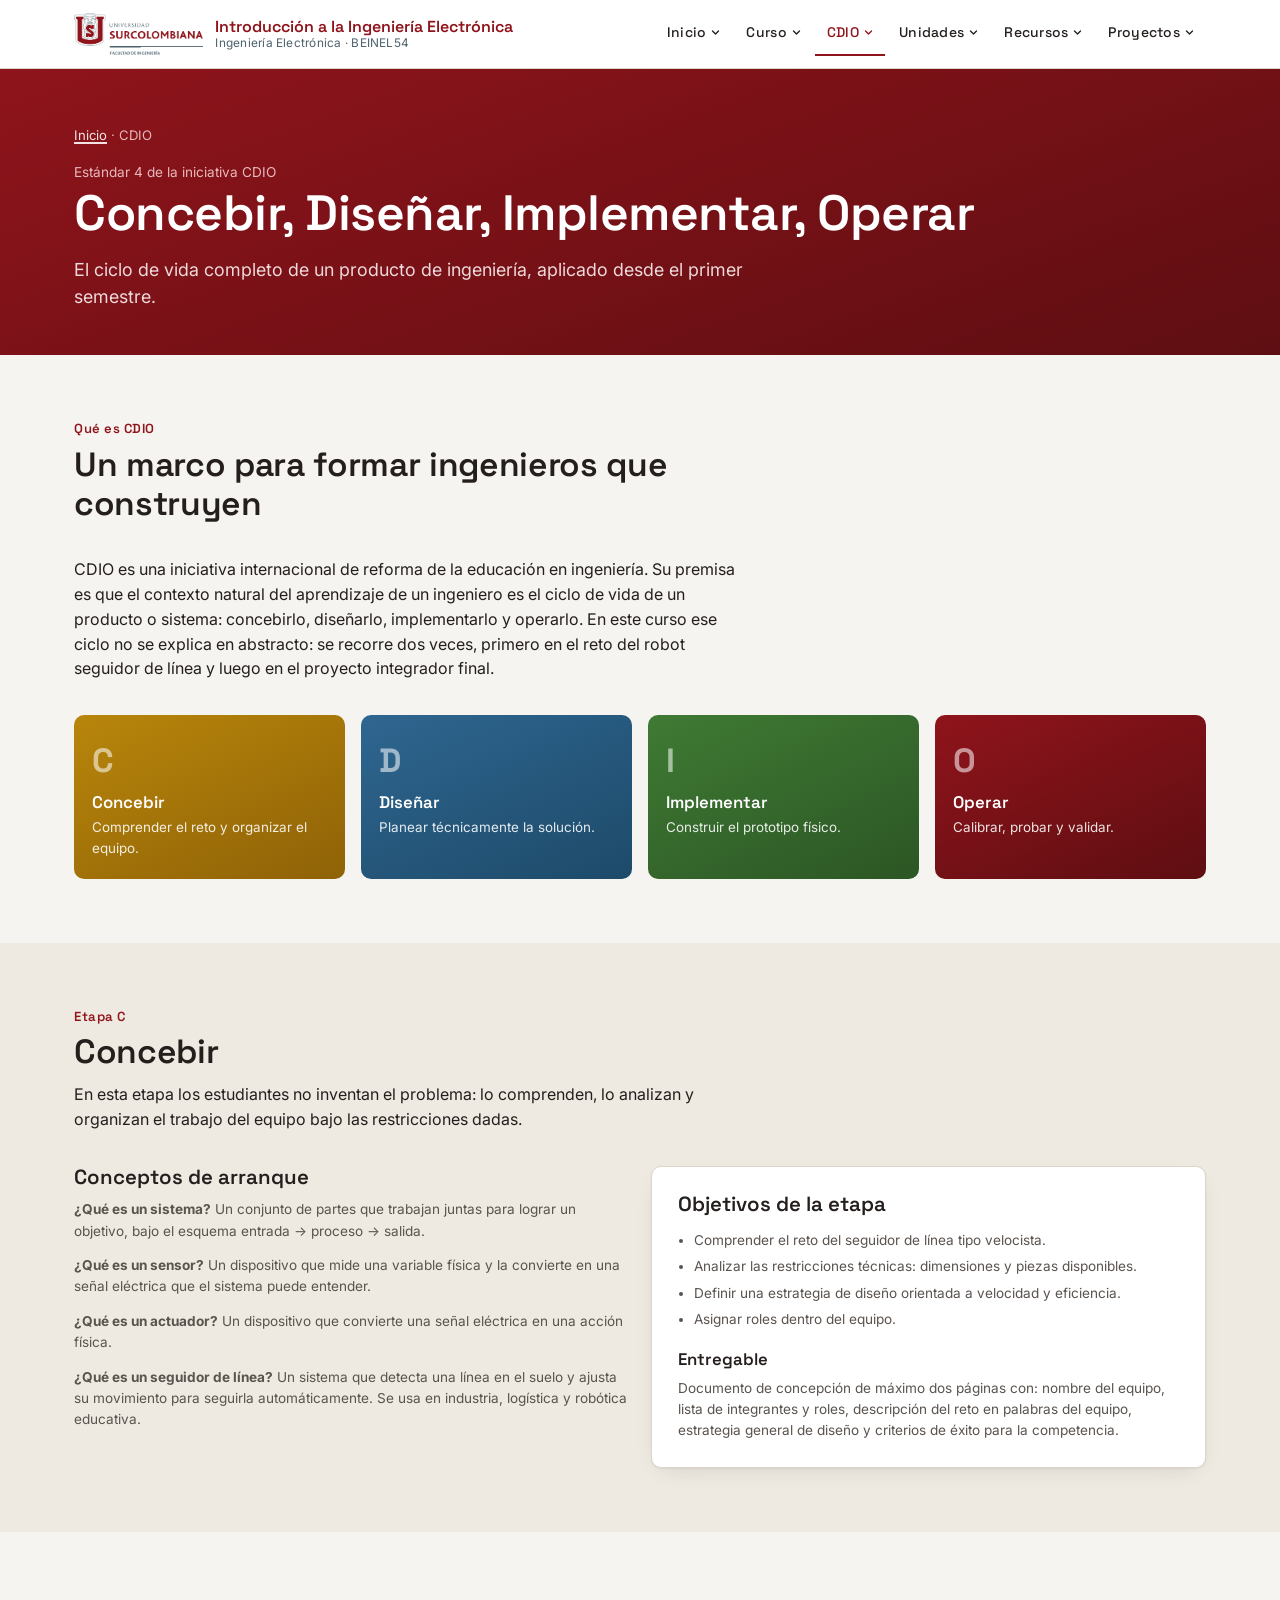
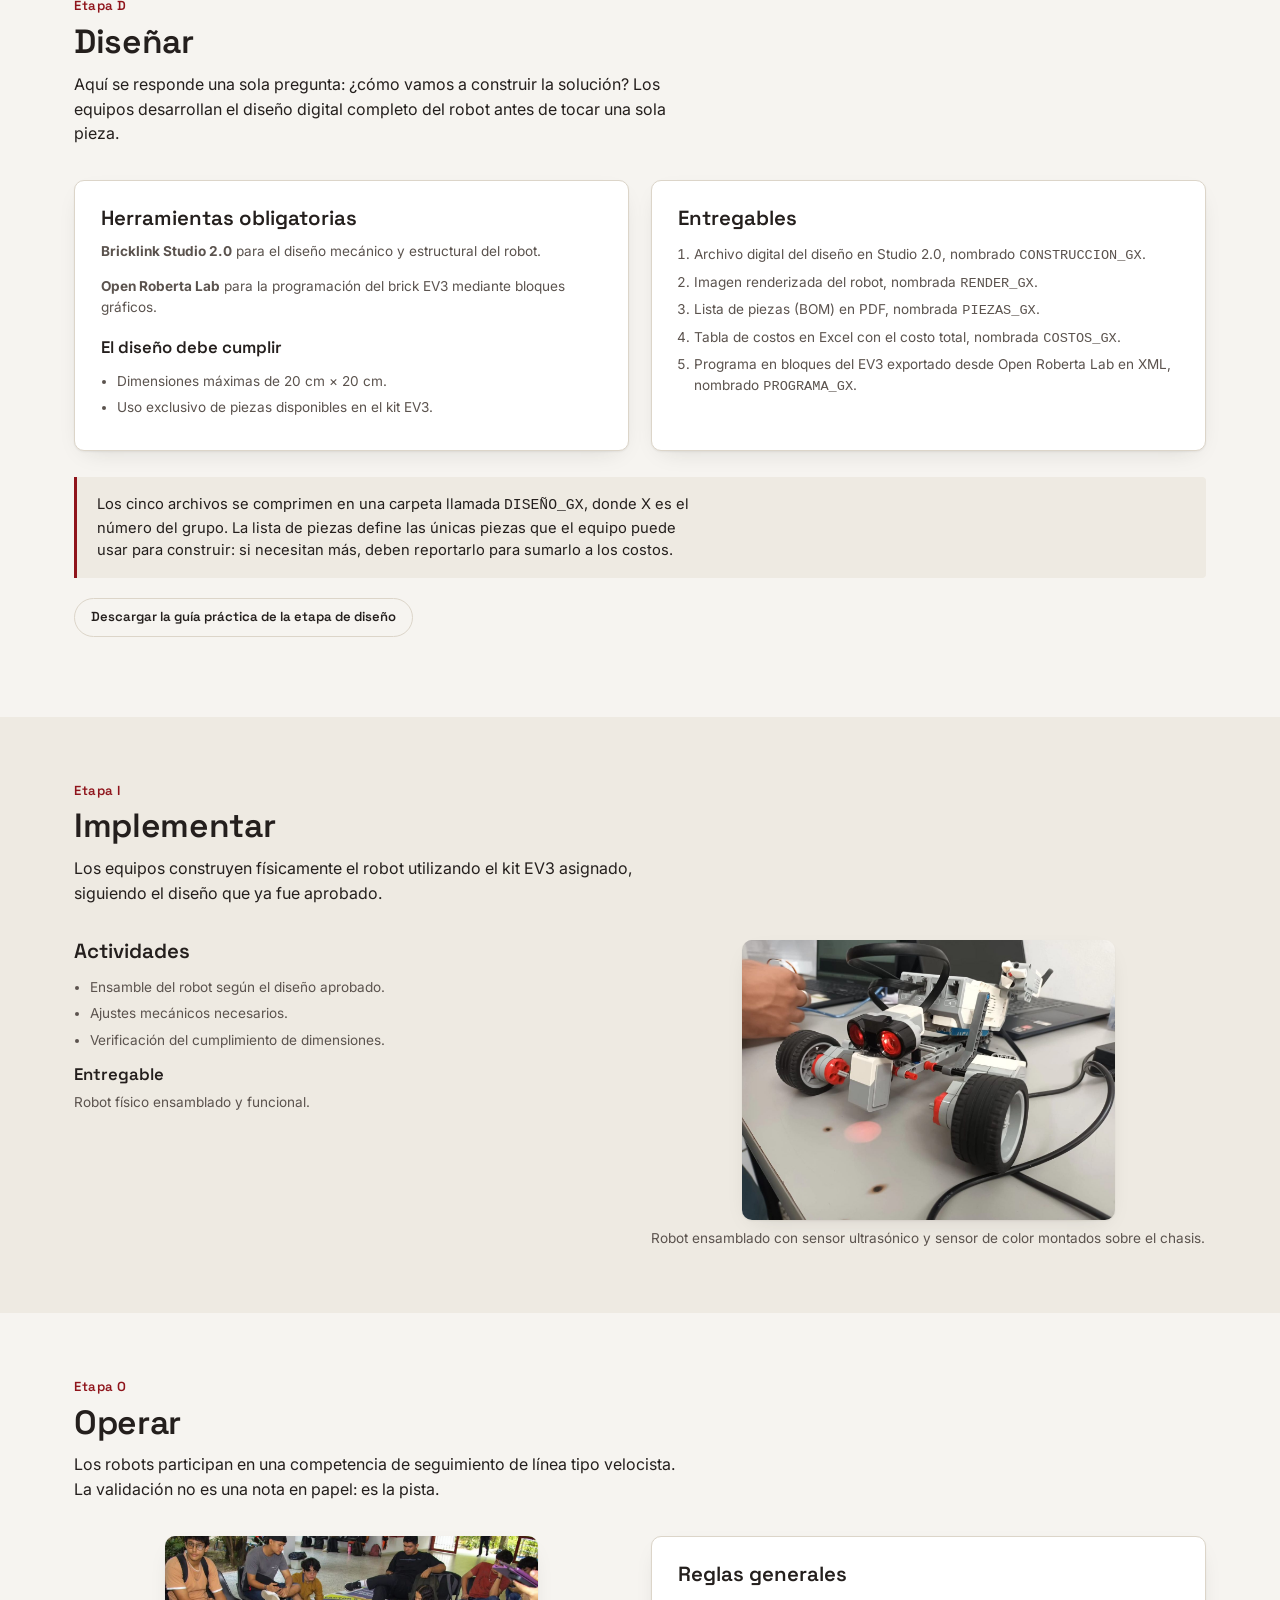
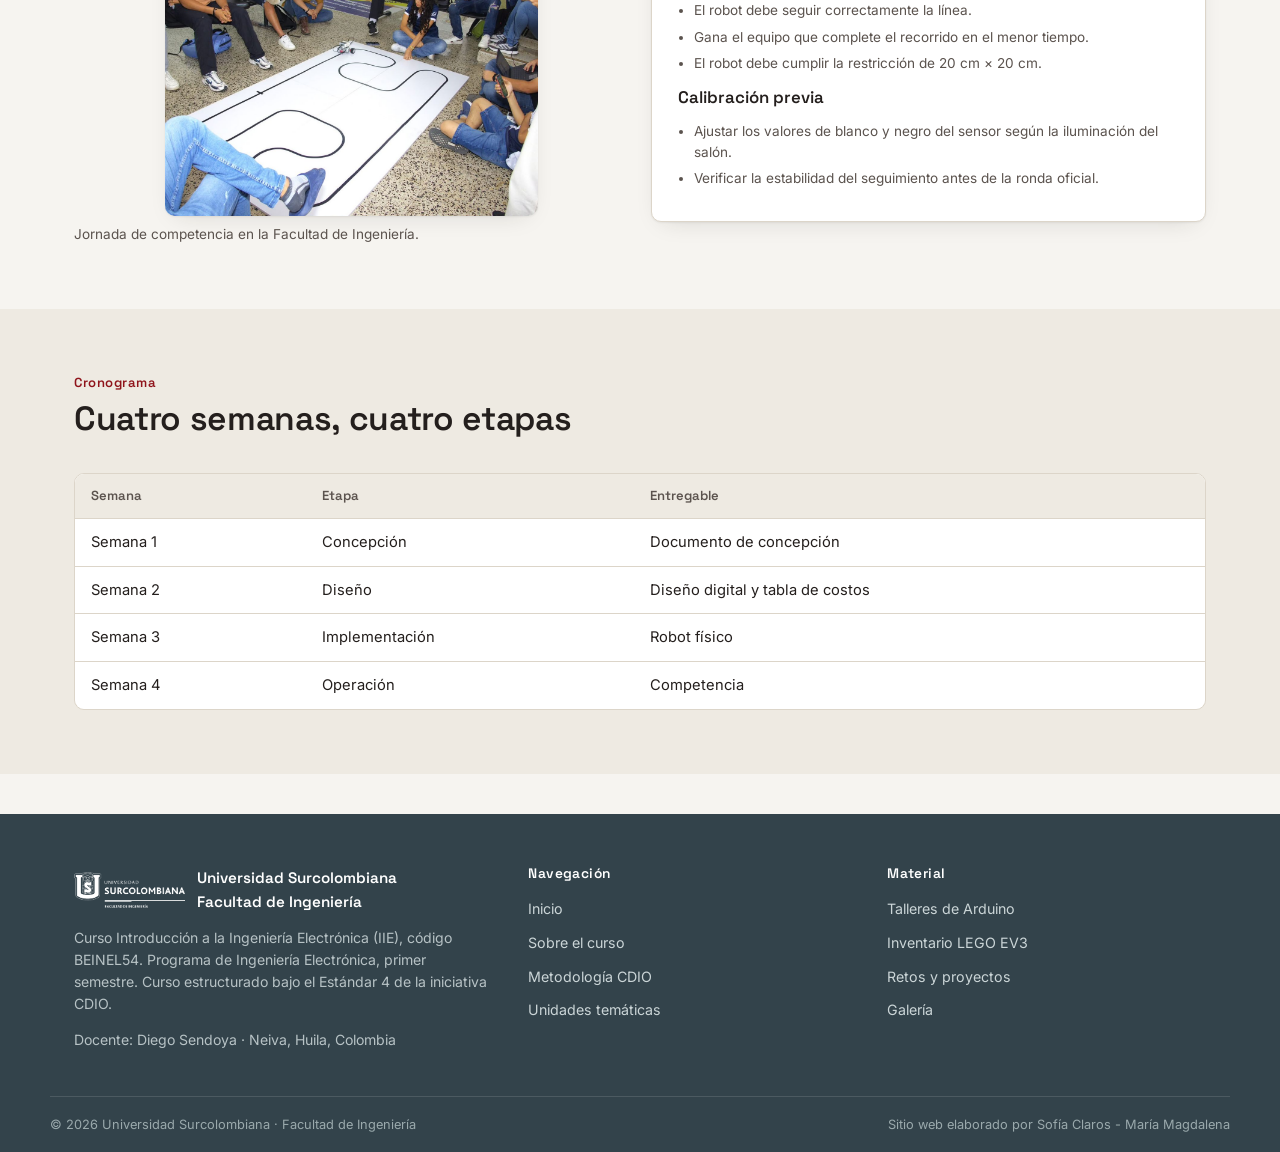
<file: cdio.html>
<!DOCTYPE html>
<html lang="es">
<head>
  <meta charset="UTF-8">
  <meta name="viewport" content="width=device-width, initial-scale=1.0">
  <title>Metodología CDIO | Introducción a la Ingeniería Electrónica (IIE)</title>
  <meta name="description" content="Las cuatro etapas del ciclo CDIO aplicadas en el curso: concebir, diseñar, implementar y operar, con entregables y cronograma.">
  <link rel="icon" href="assets/img/logo.png" type="image/png">
  <link rel="preconnect" href="https://fonts.googleapis.com">
  <link rel="preconnect" href="https://fonts.gstatic.com" crossorigin>
  <link href="https://fonts.googleapis.com/css2?family=Inter:wght@400;500;600&amp;family=Space+Grotesk:wght@500;600;700&amp;display=swap" rel="stylesheet">
  <link rel="stylesheet" href="css/style.css">
</head>
<body>
  <a class="skip-link" href="#contenido">Saltar al contenido</a>

  <header class="site-header">
    <div class="header-bar">
      <a class="brand" href="index.html">
        <img src="assets/img/logo.png" alt="Universidad Surcolombiana — Facultad de Ingeniería">
        <span class="brand-text">
          <span class="brand-course">Introducción a la Ingeniería Electrónica</span>
          <span class="brand-sub">Ingeniería Electrónica · BEINEL54</span>
        </span>
      </a>

      <button class="nav-toggle" type="button" aria-expanded="false" aria-controls="main-nav" aria-label="Abrir menú">
        <svg viewBox="0 0 24 24" aria-hidden="true" focusable="false"><path d="M3 6h18M3 12h18M3 18h18" fill="none" stroke="currentColor" stroke-width="2" stroke-linecap="round"/></svg>
      </button>

      <nav class="main-nav" id="main-nav" aria-label="Menú principal">
        <ul class="nav-list">
          <li class="has-submenu">
            <a class="nav-link" href="index.html">Inicio <svg class="nav-caret" viewBox="0 0 12 12" aria-hidden="true" focusable="false"><path d="M2 4l4 4 4-4" fill="none" stroke="currentColor" stroke-width="1.8" stroke-linecap="round" stroke-linejoin="round"/></svg></a>
            <ul class="submenu">
              <li><a href="index.html#presentacion">Presentación<span class="submenu-desc">De qué trata el curso</span></a></li>
              <li><a href="index.html#ruta">Ruta del estudiante<span class="submenu-desc">LEGO · Arduino · PCB · Proyecto</span></a></li>
            </ul>
          </li>
          <li class="has-submenu">
            <a class="nav-link" href="curso.html">Curso <svg class="nav-caret" viewBox="0 0 12 12" aria-hidden="true" focusable="false"><path d="M2 4l4 4 4-4" fill="none" stroke="currentColor" stroke-width="1.8" stroke-linecap="round" stroke-linejoin="round"/></svg></a>
            <ul class="submenu">
              <li><a href="curso.html#informacion">Información<span class="submenu-desc">Código, créditos, horas</span></a></li>
              <li><a href="curso.html#competencias">Competencias<span class="submenu-desc">Alineadas con ABET</span></a></li>
              <li><a href="curso.html#resultados">Resultados de aprendizaje<span class="submenu-desc">RA1, RA2 y RA3</span></a></li>
              <li><a href="curso.html#evaluacion">Evaluación<span class="submenu-desc">Niveles de desempeño</span></a></li>
            </ul>
          </li>
          <li class="has-submenu">
            <a class="nav-link" href="cdio.html">CDIO <svg class="nav-caret" viewBox="0 0 12 12" aria-hidden="true" focusable="false"><path d="M2 4l4 4 4-4" fill="none" stroke="currentColor" stroke-width="1.8" stroke-linecap="round" stroke-linejoin="round"/></svg></a>
            <ul class="submenu">
              <li><a href="cdio.html#concebir">Concebir<span class="submenu-desc">Entender el reto</span></a></li>
              <li><a href="cdio.html#disenar">Diseñar<span class="submenu-desc">Planear la solución</span></a></li>
              <li><a href="cdio.html#implementar">Implementar<span class="submenu-desc">Construir el prototipo</span></a></li>
              <li><a href="cdio.html#operar">Operar<span class="submenu-desc">Probar y competir</span></a></li>
            </ul>
          </li>
          <li class="has-submenu">
            <a class="nav-link" href="unidades.html">Unidades <svg class="nav-caret" viewBox="0 0 12 12" aria-hidden="true" focusable="false"><path d="M2 4l4 4 4-4" fill="none" stroke="currentColor" stroke-width="1.8" stroke-linecap="round" stroke-linejoin="round"/></svg></a>
            <ul class="submenu">
              <li><a href="unidades.html#unidad-1">1. LEGO<span class="submenu-desc">Fundamentos y lógica</span></a></li>
              <li><a href="unidades.html#unidad-2">2. Arduino<span class="submenu-desc">Sistemas embebidos</span></a></li>
              <li><a href="unidades.html#unidad-3">3. PCB<span class="submenu-desc">Diseño y manufactura</span></a></li>
              <li><a href="unidades.html#unidad-4">4. Proyecto Integrador<span class="submenu-desc">Integración final</span></a></li>
            </ul>
          </li>
          <li class="has-submenu">
            <a class="nav-link" href="recursos.html">Recursos <svg class="nav-caret" viewBox="0 0 12 12" aria-hidden="true" focusable="false"><path d="M2 4l4 4 4-4" fill="none" stroke="currentColor" stroke-width="1.8" stroke-linecap="round" stroke-linejoin="round"/></svg></a>
            <ul class="submenu">
              <li><a href="recursos.html#talleres">Talleres<span class="submenu-desc">Guías descargables</span></a></li>
              <li><a href="recursos.html#arduino">Arduino<span class="submenu-desc">Referencia rápida</span></a></li>
              <li><a href="recursos.html#tutoriales-arduino">Tutoriales Arduino<span class="submenu-desc">20 lecciones complementarias</span></a></li>
              <li><a href="recursos.html#lego">Inventario LEGO<span class="submenu-desc">Kit EV3 y costos</span></a></li>
              <li><a href="recursos.html#simulacion">Simulación<span class="submenu-desc">Tinkercad y Open Roberta</span></a></li>
              <li><a href="recursos.html#pcb">PCB<span class="submenu-desc">Herramientas EDA</span></a></li>
              <li><a href="galeria.html">Galería<span class="submenu-desc">Fotos del curso</span></a></li>
            </ul>
          </li>
          <li class="has-submenu">
            <a class="nav-link" href="proyectos.html">Proyectos <svg class="nav-caret" viewBox="0 0 12 12" aria-hidden="true" focusable="false"><path d="M2 4l4 4 4-4" fill="none" stroke="currentColor" stroke-width="1.8" stroke-linecap="round" stroke-linejoin="round"/></svg></a>
            <ul class="submenu">
              <li><a href="proyectos.html#retos">Retos<span class="submenu-desc">Seguidor de línea velocista</span></a></li>
              <li><a href="proyectos.html#integrador">Proyecto Integrador<span class="submenu-desc">Ventilación automatizada</span></a></li>
            </ul>
          </li>
        </ul>
      </nav>
    </div>
  </header>

  <main id="contenido">

    <section class="page-hero">
      <div class="container">
        <p class="breadcrumb"><a href="index.html">Inicio</a> · CDIO</p>
        <span class="eyebrow">Estándar 4 de la iniciativa CDIO</span>
        <h1>Concebir, Diseñar, Implementar, Operar</h1>
        <p class="lead">El ciclo de vida completo de un producto de ingeniería, aplicado desde el primer semestre.</p>
      </div>
    </section>

    <section>
      <div class="container">
        <div class="section-head">
          <span class="section-num">Qué es CDIO</span>
          <h2>Un marco para formar ingenieros que construyen</h2>
        </div>
        <p>CDIO es una iniciativa internacional de reforma de la educación en ingeniería. Su premisa es que el contexto natural del aprendizaje de un ingeniero es el ciclo de vida de un producto o sistema: concebirlo, diseñarlo, implementarlo y operarlo. En este curso ese ciclo no se explica en abstracto: se recorre dos veces, primero en el reto del robot seguidor de línea y luego en el proyecto integrador final.</p>

        <div class="cdio-row" style="margin-top:34px">
          <a class="cdio-chip c" href="#concebir" style="text-decoration:none">
            <span class="cdio-letter">C</span><h4>Concebir</h4>
            <p>Comprender el reto y organizar el equipo.</p>
          </a>
          <a class="cdio-chip d" href="#disenar" style="text-decoration:none">
            <span class="cdio-letter">D</span><h4>Diseñar</h4>
            <p>Planear técnicamente la solución.</p>
          </a>
          <a class="cdio-chip i" href="#implementar" style="text-decoration:none">
            <span class="cdio-letter">I</span><h4>Implementar</h4>
            <p>Construir el prototipo físico.</p>
          </a>
          <a class="cdio-chip o" href="#operar" style="text-decoration:none">
            <span class="cdio-letter">O</span><h4>Operar</h4>
            <p>Calibrar, probar y validar.</p>
          </a>
        </div>
      </div>
    </section>

    <!-- ===================== CONCEBIR ===================== -->
    <section id="concebir" class="alt">
      <div class="container">
        <div class="section-head">
          <span class="section-num">Etapa C</span>
          <h2>Concebir</h2>
          <p>En esta etapa los estudiantes no inventan el problema: lo comprenden, lo analizan y organizan el trabajo del equipo bajo las restricciones dadas.</p>
        </div>

        <div class="grid grid-2">
          <div>
            <h3>Conceptos de arranque</h3>
            <p class="small"><strong>¿Qué es un sistema?</strong> Un conjunto de partes que trabajan juntas para lograr un objetivo, bajo el esquema entrada → proceso → salida.</p>
            <p class="small"><strong>¿Qué es un sensor?</strong> Un dispositivo que mide una variable física y la convierte en una señal eléctrica que el sistema puede entender.</p>
            <p class="small"><strong>¿Qué es un actuador?</strong> Un dispositivo que convierte una señal eléctrica en una acción física.</p>
            <p class="small"><strong>¿Qué es un seguidor de línea?</strong> Un sistema que detecta una línea en el suelo y ajusta su movimiento para seguirla automáticamente. Se usa en industria, logística y robótica educativa.</p>
          </div>

          <div class="card">
            <h3>Objetivos de la etapa</h3>
            <ul class="small">
              <li>Comprender el reto del seguidor de línea tipo velocista.</li>
              <li>Analizar las restricciones técnicas: dimensiones y piezas disponibles.</li>
              <li>Definir una estrategia de diseño orientada a velocidad y eficiencia.</li>
              <li>Asignar roles dentro del equipo.</li>
            </ul>

            <h4 style="margin-top:20px">Entregable</h4>
            <p class="small mb-0">Documento de concepción de máximo dos páginas con: nombre del equipo, lista de integrantes y roles, descripción del reto en palabras del equipo, estrategia general de diseño y criterios de éxito para la competencia.</p>
          </div>
        </div>
      </div>
    </section>

    <!-- ===================== DISEÑAR ===================== -->
    <section id="disenar">
      <div class="container">
        <div class="section-head">
          <span class="section-num">Etapa D</span>
          <h2>Diseñar</h2>
          <p>Aquí se responde una sola pregunta: ¿cómo vamos a construir la solución? Los equipos desarrollan el diseño digital completo del robot antes de tocar una sola pieza.</p>
        </div>

        <div class="grid grid-2">
          <div class="card">
            <h3>Herramientas obligatorias</h3>
            <p class="small"><strong>Bricklink Studio 2.0</strong> para el diseño mecánico y estructural del robot.</p>
            <p class="small mb-0"><strong>Open Roberta Lab</strong> para la programación del brick EV3 mediante bloques gráficos.</p>
            <h4 style="margin-top:20px">El diseño debe cumplir</h4>
            <ul class="small mb-0">
              <li>Dimensiones máximas de 20 cm × 20 cm.</li>
              <li>Uso exclusivo de piezas disponibles en el kit EV3.</li>
            </ul>
          </div>

          <div class="card">
            <h3>Entregables</h3>
            <ol class="small mb-0">
              <li>Archivo digital del diseño en Studio 2.0, nombrado <code>CONSTRUCCION_GX</code>.</li>
              <li>Imagen renderizada del robot, nombrada <code>RENDER_GX</code>.</li>
              <li>Lista de piezas (BOM) en PDF, nombrada <code>PIEZAS_GX</code>.</li>
              <li>Tabla de costos en Excel con el costo total, nombrada <code>COSTOS_GX</code>.</li>
              <li>Programa en bloques del EV3 exportado desde Open Roberta Lab en XML, nombrado <code>PROGRAMA_GX</code>.</li>
            </ol>
          </div>
        </div>

        <div class="callout" style="margin-top:26px">
          <p>Los cinco archivos se comprimen en una carpeta llamada <code>DISEÑO_GX</code>, donde X es el número del grupo. La lista de piezas define las únicas piezas que el equipo puede usar para construir: si necesitan más, deben reportarlo para sumarlo a los costos.</p>
        </div>

        <p style="margin-top:20px"><a class="btn btn-ghost btn-sm" href="assets/docs/guia-practica-etapa-diseno.docx" download>Descargar la guía práctica de la etapa de diseño</a></p>
      </div>
    </section>

    <!-- ===================== IMPLEMENTAR ===================== -->
    <section id="implementar" class="alt">
      <div class="container">
        <div class="section-head">
          <span class="section-num">Etapa I</span>
          <h2>Implementar</h2>
          <p>Los equipos construyen físicamente el robot utilizando el kit EV3 asignado, siguiendo el diseño que ya fue aprobado.</p>
        </div>

        <div class="grid grid-2" style="align-items:start">
          <div>
            <h3>Actividades</h3>
            <ul class="small">
              <li>Ensamble del robot según el diseño aprobado.</li>
              <li>Ajustes mecánicos necesarios.</li>
              <li>Verificación del cumplimiento de dimensiones.</li>
            </ul>
            <h4>Entregable</h4>
            <p class="small">Robot físico ensamblado y funcional.</p>
          </div>

          <figure style="margin:0">
            <div class="figure-frame">
              <img src="assets/img/galeria2.jpg" alt="Robot construido con el kit LEGO Mindstorms EV3 sobre una mesa de trabajo"
                   loading="lazy" width="1400" height="1050">
            </div>
            <figcaption class="small" style="margin-top:8px">Robot ensamblado con sensor ultrasónico y sensor de color montados sobre el chasis.</figcaption>
          </figure>
        </div>
      </div>
    </section>

    <!-- ===================== OPERAR ===================== -->
    <section id="operar">
      <div class="container">
        <div class="section-head">
          <span class="section-num">Etapa O</span>
          <h2>Operar</h2>
          <p>Los robots participan en una competencia de seguimiento de línea tipo velocista. La validación no es una nota en papel: es la pista.</p>
        </div>

        <div class="grid grid-2" style="align-items:start">
          <figure style="margin:0">
            <div class="figure-frame">
              <img src="assets/img/galeria5.jpg" alt="Estudiantes observando un robot recorrer la pista durante la competencia"
                   loading="lazy" width="1400" height="932">
            </div>
            <figcaption class="small" style="margin-top:8px">Jornada de competencia en la Facultad de Ingeniería.</figcaption>
          </figure>

          <div class="card">
            <h3>Reglas generales</h3>
            <ul class="small">
              <li>El robot debe seguir correctamente la línea.</li>
              <li>Gana el equipo que complete el recorrido en el menor tiempo.</li>
              <li>El robot debe cumplir la restricción de 20 cm × 20 cm.</li>
            </ul>
            <h4>Calibración previa</h4>
            <ul class="small mb-0">
              <li>Ajustar los valores de blanco y negro del sensor según la iluminación del salón.</li>
              <li>Verificar la estabilidad del seguimiento antes de la ronda oficial.</li>
            </ul>
          </div>
        </div>
      </div>
    </section>

    <!-- ===================== CRONOGRAMA ===================== -->
    <section class="alt">
      <div class="container">
        <div class="section-head">
          <span class="section-num">Cronograma</span>
          <h2>Cuatro semanas, cuatro etapas</h2>
        </div>

        <div class="table-wrap">
          <table>
            <thead>
              <tr><th scope="col">Semana</th><th scope="col">Etapa</th><th scope="col">Entregable</th></tr>
            </thead>
            <tbody>
              <tr><td>Semana 1</td><td>Concepción</td><td>Documento de concepción</td></tr>
              <tr><td>Semana 2</td><td>Diseño</td><td>Diseño digital y tabla de costos</td></tr>
              <tr><td>Semana 3</td><td>Implementación</td><td>Robot físico</td></tr>
              <tr><td>Semana 4</td><td>Operación</td><td>Competencia</td></tr>
            </tbody>
          </table>
        </div>
      </div>
    </section>

  </main>

  <footer class="site-footer">
    <div class="footer-top">
      <div class="container">
        <div class="footer-grid">
          <div>
            <div class="footer-brand">
              <img src="assets/img/logo.png" alt="">
              <span class="footer-brand-text">Universidad Surcolombiana<br>Facultad de Ingeniería</span>
            </div>
            <p>Curso Introducción a la Ingeniería Electrónica (IIE), código BEINEL54. Programa de Ingeniería Electrónica, primer semestre. Curso estructurado bajo el Estándar 4 de la iniciativa CDIO.</p>
            <p class="small">Docente: Diego Sendoya · Neiva, Huila, Colombia</p>
          </div>

          <div>
            <h4>Navegación</h4>
            <ul class="footer-links">
              <li><a href="index.html">Inicio</a></li>
              <li><a href="curso.html">Sobre el curso</a></li>
              <li><a href="cdio.html">Metodología CDIO</a></li>
              <li><a href="unidades.html">Unidades temáticas</a></li>
            </ul>
          </div>

          <div>
            <h4>Material</h4>
            <ul class="footer-links">
              <li><a href="recursos.html#talleres">Talleres de Arduino</a></li>
              <li><a href="recursos.html#lego">Inventario LEGO EV3</a></li>
              <li><a href="proyectos.html">Retos y proyectos</a></li>
              <li><a href="galeria.html">Galería</a></li>
            </ul>
          </div>
        </div>
      </div>
    </div>

    <div class="footer-bottom container">
      <p>© <span data-year>2026</span> Universidad Surcolombiana · Facultad de Ingeniería</p>
      <p>Sitio web elaborado por Sofía Claros - María Magdalena</p>
    </div>
  </footer>

  <script src="js/main.js"></script>
</body>
</html>
</file>
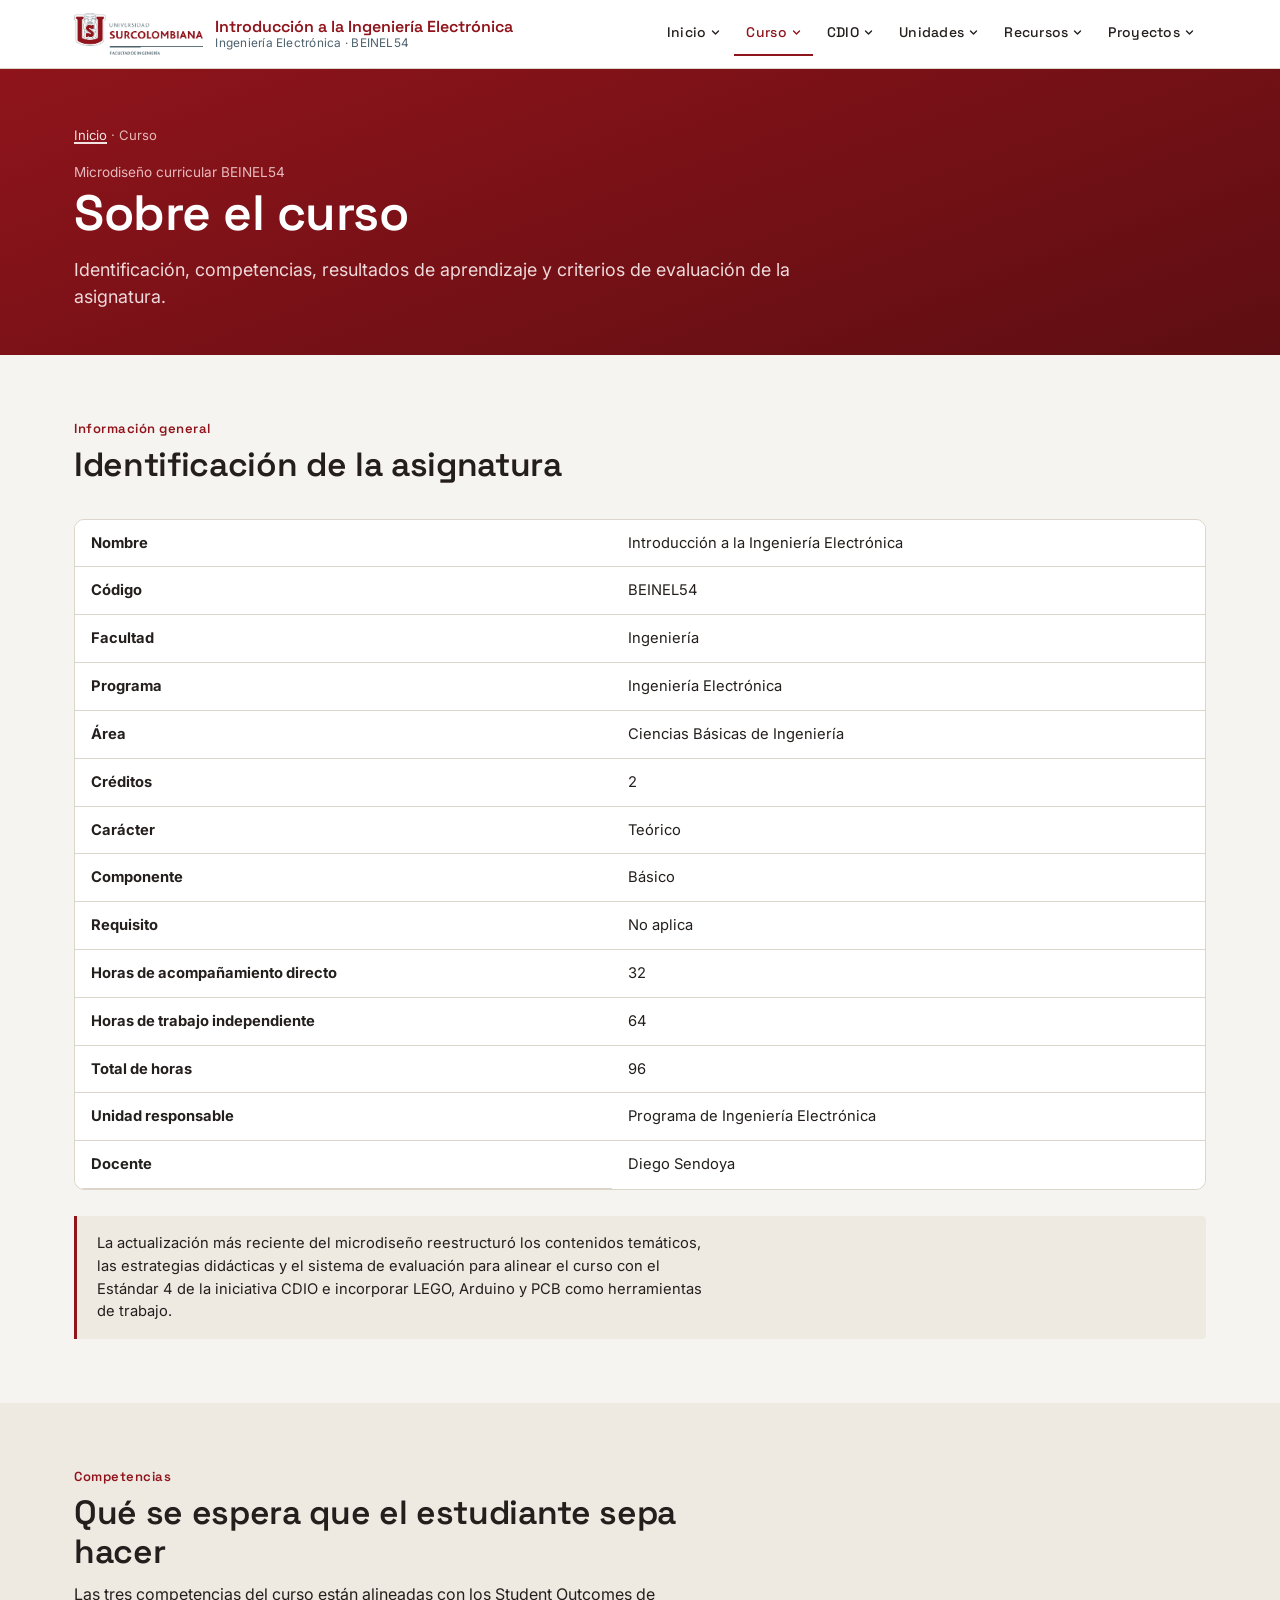
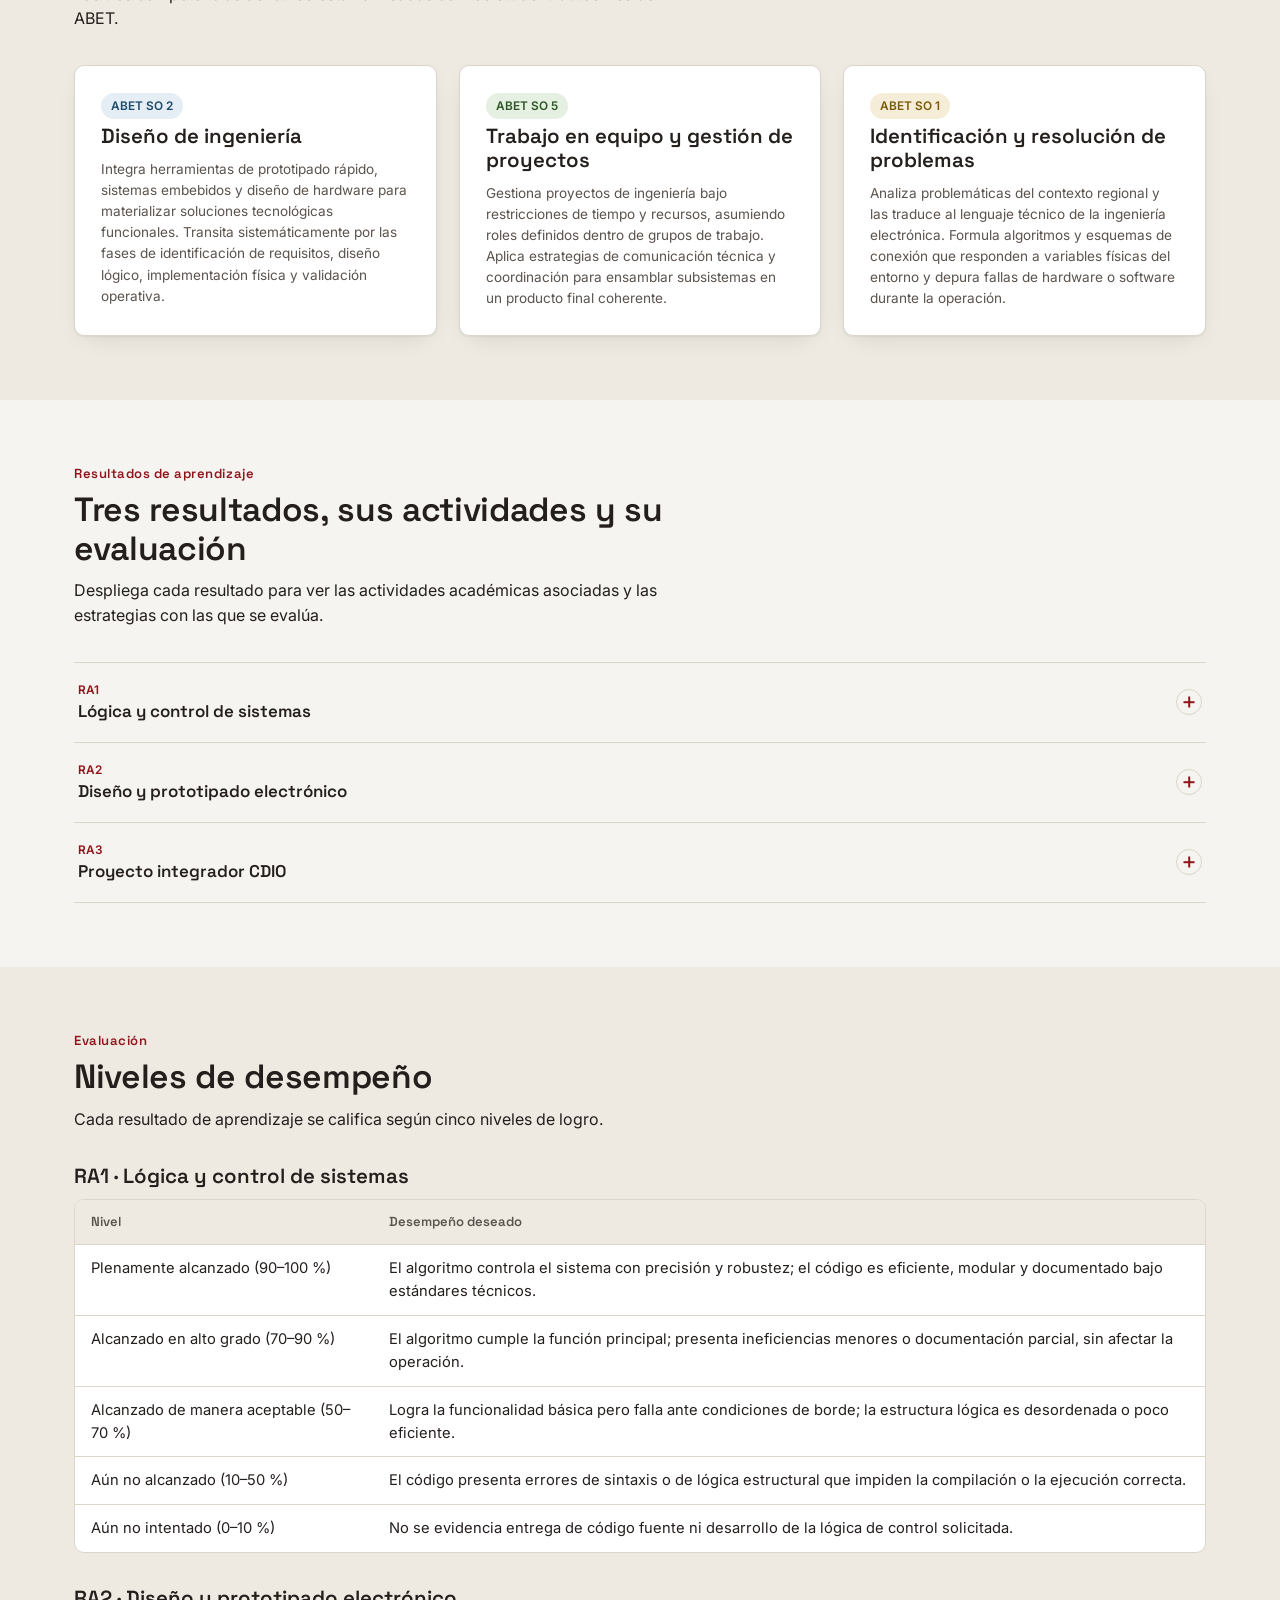
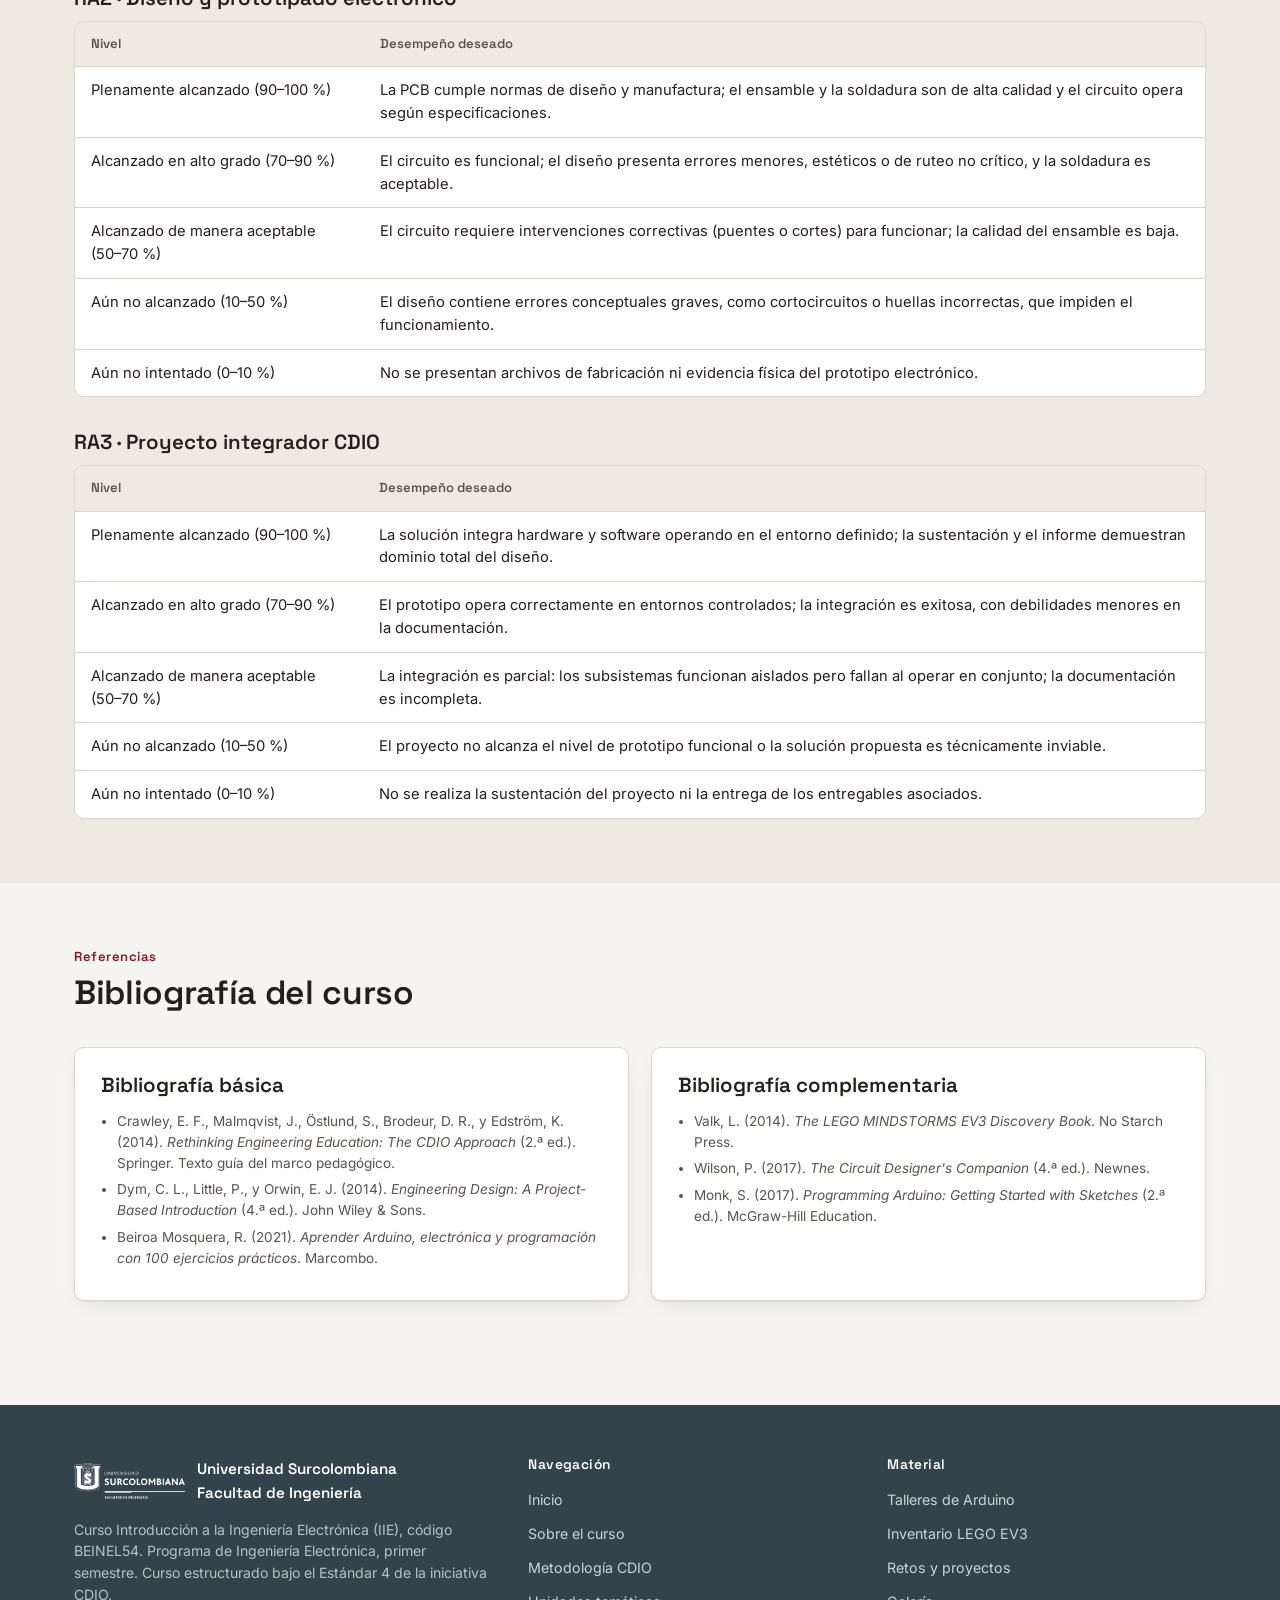
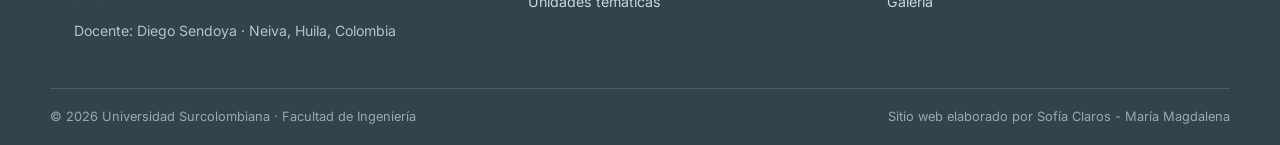
<file: curso.html>
<!DOCTYPE html>
<html lang="es">
<head>
  <meta charset="UTF-8">
  <meta name="viewport" content="width=device-width, initial-scale=1.0">
  <title>Sobre el curso | Introducción a la Ingeniería Electrónica (IIE)</title>
  <meta name="description" content="Identificación, competencias, resultados de aprendizaje y criterios de evaluación del curso BEINEL54 de la Universidad Surcolombiana.">
  <link rel="icon" href="assets/img/logo.png" type="image/png">
  <link rel="preconnect" href="https://fonts.googleapis.com">
  <link rel="preconnect" href="https://fonts.gstatic.com" crossorigin>
  <link href="https://fonts.googleapis.com/css2?family=Inter:wght@400;500;600&amp;family=Space+Grotesk:wght@500;600;700&amp;display=swap" rel="stylesheet">
  <link rel="stylesheet" href="css/style.css">
</head>
<body>
  <a class="skip-link" href="#contenido">Saltar al contenido</a>

  <header class="site-header">
    <div class="header-bar">
      <a class="brand" href="index.html">
        <img src="assets/img/logo.png" alt="Universidad Surcolombiana — Facultad de Ingeniería">
        <span class="brand-text">
          <span class="brand-course">Introducción a la Ingeniería Electrónica</span>
          <span class="brand-sub">Ingeniería Electrónica · BEINEL54</span>
        </span>
      </a>

      <button class="nav-toggle" type="button" aria-expanded="false" aria-controls="main-nav" aria-label="Abrir menú">
        <svg viewBox="0 0 24 24" aria-hidden="true" focusable="false"><path d="M3 6h18M3 12h18M3 18h18" fill="none" stroke="currentColor" stroke-width="2" stroke-linecap="round"/></svg>
      </button>

      <nav class="main-nav" id="main-nav" aria-label="Menú principal">
        <ul class="nav-list">
          <li class="has-submenu">
            <a class="nav-link" href="index.html">Inicio <svg class="nav-caret" viewBox="0 0 12 12" aria-hidden="true" focusable="false"><path d="M2 4l4 4 4-4" fill="none" stroke="currentColor" stroke-width="1.8" stroke-linecap="round" stroke-linejoin="round"/></svg></a>
            <ul class="submenu">
              <li><a href="index.html#presentacion">Presentación<span class="submenu-desc">De qué trata el curso</span></a></li>
              <li><a href="index.html#ruta">Ruta del estudiante<span class="submenu-desc">LEGO · Arduino · PCB · Proyecto</span></a></li>
            </ul>
          </li>
          <li class="has-submenu">
            <a class="nav-link" href="curso.html">Curso <svg class="nav-caret" viewBox="0 0 12 12" aria-hidden="true" focusable="false"><path d="M2 4l4 4 4-4" fill="none" stroke="currentColor" stroke-width="1.8" stroke-linecap="round" stroke-linejoin="round"/></svg></a>
            <ul class="submenu">
              <li><a href="curso.html#informacion">Información<span class="submenu-desc">Código, créditos, horas</span></a></li>
              <li><a href="curso.html#competencias">Competencias<span class="submenu-desc">Alineadas con ABET</span></a></li>
              <li><a href="curso.html#resultados">Resultados de aprendizaje<span class="submenu-desc">RA1, RA2 y RA3</span></a></li>
              <li><a href="curso.html#evaluacion">Evaluación<span class="submenu-desc">Niveles de desempeño</span></a></li>
            </ul>
          </li>
          <li class="has-submenu">
            <a class="nav-link" href="cdio.html">CDIO <svg class="nav-caret" viewBox="0 0 12 12" aria-hidden="true" focusable="false"><path d="M2 4l4 4 4-4" fill="none" stroke="currentColor" stroke-width="1.8" stroke-linecap="round" stroke-linejoin="round"/></svg></a>
            <ul class="submenu">
              <li><a href="cdio.html#concebir">Concebir<span class="submenu-desc">Entender el reto</span></a></li>
              <li><a href="cdio.html#disenar">Diseñar<span class="submenu-desc">Planear la solución</span></a></li>
              <li><a href="cdio.html#implementar">Implementar<span class="submenu-desc">Construir el prototipo</span></a></li>
              <li><a href="cdio.html#operar">Operar<span class="submenu-desc">Probar y competir</span></a></li>
            </ul>
          </li>
          <li class="has-submenu">
            <a class="nav-link" href="unidades.html">Unidades <svg class="nav-caret" viewBox="0 0 12 12" aria-hidden="true" focusable="false"><path d="M2 4l4 4 4-4" fill="none" stroke="currentColor" stroke-width="1.8" stroke-linecap="round" stroke-linejoin="round"/></svg></a>
            <ul class="submenu">
              <li><a href="unidades.html#unidad-1">1. LEGO<span class="submenu-desc">Fundamentos y lógica</span></a></li>
              <li><a href="unidades.html#unidad-2">2. Arduino<span class="submenu-desc">Sistemas embebidos</span></a></li>
              <li><a href="unidades.html#unidad-3">3. PCB<span class="submenu-desc">Diseño y manufactura</span></a></li>
              <li><a href="unidades.html#unidad-4">4. Proyecto Integrador<span class="submenu-desc">Integración final</span></a></li>
            </ul>
          </li>
          <li class="has-submenu">
            <a class="nav-link" href="recursos.html">Recursos <svg class="nav-caret" viewBox="0 0 12 12" aria-hidden="true" focusable="false"><path d="M2 4l4 4 4-4" fill="none" stroke="currentColor" stroke-width="1.8" stroke-linecap="round" stroke-linejoin="round"/></svg></a>
            <ul class="submenu">
              <li><a href="recursos.html#talleres">Talleres<span class="submenu-desc">Guías descargables</span></a></li>
              <li><a href="recursos.html#arduino">Arduino<span class="submenu-desc">Referencia rápida</span></a></li>
              <li><a href="recursos.html#tutoriales-arduino">Tutoriales Arduino<span class="submenu-desc">20 lecciones complementarias</span></a></li>
              <li><a href="recursos.html#lego">Inventario LEGO<span class="submenu-desc">Kit EV3 y costos</span></a></li>
              <li><a href="recursos.html#simulacion">Simulación<span class="submenu-desc">Tinkercad y Open Roberta</span></a></li>
              <li><a href="recursos.html#pcb">PCB<span class="submenu-desc">Herramientas EDA</span></a></li>
              <li><a href="galeria.html">Galería<span class="submenu-desc">Fotos del curso</span></a></li>
            </ul>
          </li>
          <li class="has-submenu">
            <a class="nav-link" href="proyectos.html">Proyectos <svg class="nav-caret" viewBox="0 0 12 12" aria-hidden="true" focusable="false"><path d="M2 4l4 4 4-4" fill="none" stroke="currentColor" stroke-width="1.8" stroke-linecap="round" stroke-linejoin="round"/></svg></a>
            <ul class="submenu">
              <li><a href="proyectos.html#retos">Retos<span class="submenu-desc">Seguidor de línea velocista</span></a></li>
              <li><a href="proyectos.html#integrador">Proyecto Integrador<span class="submenu-desc">Ventilación automatizada</span></a></li>
            </ul>
          </li>
        </ul>
      </nav>
    </div>
  </header>

  <main id="contenido">

    <section class="page-hero">
      <div class="container">
        <p class="breadcrumb"><a href="index.html">Inicio</a> · Curso</p>
        <span class="eyebrow">Microdiseño curricular BEINEL54</span>
        <h1>Sobre el curso</h1>
        <p class="lead">Identificación, competencias, resultados de aprendizaje y criterios de evaluación de la asignatura.</p>
      </div>
    </section>

    <!-- ===================== INFORMACIÓN ===================== -->
    <section id="informacion">
      <div class="container">
        <div class="section-head">
          <span class="section-num">Información general</span>
          <h2>Identificación de la asignatura</h2>
        </div>

        <div class="table-wrap">
          <table>
            <caption class="visually-hidden">Datos de identificación del curso</caption>
            <tbody>
              <tr><th scope="row">Nombre</th><td>Introducción a la Ingeniería Electrónica</td></tr>
              <tr><th scope="row">Código</th><td>BEINEL54</td></tr>
              <tr><th scope="row">Facultad</th><td>Ingeniería</td></tr>
              <tr><th scope="row">Programa</th><td>Ingeniería Electrónica</td></tr>
              <tr><th scope="row">Área</th><td>Ciencias Básicas de Ingeniería</td></tr>
              <tr><th scope="row">Créditos</th><td>2</td></tr>
              <tr><th scope="row">Carácter</th><td>Teórico</td></tr>
              <tr><th scope="row">Componente</th><td>Básico</td></tr>
              <tr><th scope="row">Requisito</th><td>No aplica</td></tr>
              <tr><th scope="row">Horas de acompañamiento directo</th><td>32</td></tr>
              <tr><th scope="row">Horas de trabajo independiente</th><td>64</td></tr>
              <tr><th scope="row">Total de horas</th><td>96</td></tr>
              <tr><th scope="row">Unidad responsable</th><td>Programa de Ingeniería Electrónica</td></tr>
              <tr><th scope="row">Docente</th><td>Diego Sendoya</td></tr>
            </tbody>
          </table>
        </div>

        <div class="callout" style="margin-top:26px">
          <p>La actualización más reciente del microdiseño reestructuró los contenidos temáticos, las estrategias didácticas y el sistema de evaluación para alinear el curso con el Estándar 4 de la iniciativa CDIO e incorporar LEGO, Arduino y PCB como herramientas de trabajo.</p>
        </div>
      </div>
    </section>

    <!-- ===================== COMPETENCIAS ===================== -->
    <section id="competencias" class="alt">
      <div class="container">
        <div class="section-head">
          <span class="section-num">Competencias</span>
          <h2>Qué se espera que el estudiante sepa hacer</h2>
          <p>Las tres competencias del curso están alineadas con los Student Outcomes de ABET.</p>
        </div>

        <div class="grid grid-3">
          <article class="card">
            <span class="tag tag-azure">ABET SO 2</span>
            <h3>Diseño de ingeniería</h3>
            <p class="small mb-0">Integra herramientas de prototipado rápido, sistemas embebidos y diseño de hardware para materializar soluciones tecnológicas funcionales. Transita sistemáticamente por las fases de identificación de requisitos, diseño lógico, implementación física y validación operativa.</p>
          </article>

          <article class="card">
            <span class="tag tag-ivy">ABET SO 5</span>
            <h3>Trabajo en equipo y gestión de proyectos</h3>
            <p class="small mb-0">Gestiona proyectos de ingeniería bajo restricciones de tiempo y recursos, asumiendo roles definidos dentro de grupos de trabajo. Aplica estrategias de comunicación técnica y coordinación para ensamblar subsistemas en un producto final coherente.</p>
          </article>

          <article class="card">
            <span class="tag tag-amber">ABET SO 1</span>
            <h3>Identificación y resolución de problemas</h3>
            <p class="small mb-0">Analiza problemáticas del contexto regional y las traduce al lenguaje técnico de la ingeniería electrónica. Formula algoritmos y esquemas de conexión que responden a variables físicas del entorno y depura fallas de hardware o software durante la operación.</p>
          </article>
        </div>
      </div>
    </section>

    <!-- ===================== RESULTADOS DE APRENDIZAJE ===================== -->
    <section id="resultados">
      <div class="container">
        <div class="section-head">
          <span class="section-num">Resultados de aprendizaje</span>
          <h2>Tres resultados, sus actividades y su evaluación</h2>
          <p>Despliega cada resultado para ver las actividades académicas asociadas y las estrategias con las que se evalúa.</p>
        </div>

        <div class="accordion">
          <div class="acc-item" id="ra1">
            <button class="acc-trigger" type="button">
              <span>
                <span class="acc-tag">RA1</span>
                Lógica y control de sistemas
              </span>
              <span class="acc-plus" aria-hidden="true"></span>
            </button>
            <div class="acc-panel">
              <div class="acc-panel-inner">
                <p>Formular algoritmos de control secuencial y lógico para la solución de tareas automatizadas, integrando la lectura de sensores y la activación de actuadores mediante plataformas de hardware modular (LEGO) y sistemas embebidos (Arduino).</p>
                <div class="grid grid-2">
                  <div>
                    <h4>Actividades académicas</h4>
                    <ul class="small">
                      <li>Seminarios de lógica de programación y diagramas de flujo.</li>
                      <li>Talleres de retos dirigidos con LEGO: navegación y manipulación de objetos.</li>
                      <li>Introducción a la arquitectura de microcontroladores y sintaxis C++ para Arduino.</li>
                      <li>Trabajo independiente: desarrollo de código, simulación de algoritmos y guías de lógica booleana.</li>
                    </ul>
                  </div>
                  <div>
                    <h4>Estrategias de evaluación</h4>
                    <ul class="small">
                      <li>Rúbrica de funcionalidad para los retos de robótica.</li>
                      <li>Revisión de código fuente: estructura, comentarios y eficiencia lógica.</li>
                      <li>Parcial escrito sobre fundamentos de algoritmia y sensores.</li>
                    </ul>
                  </div>
                </div>
              </div>
            </div>
          </div>

          <div class="acc-item" id="ra2">
            <button class="acc-trigger" type="button">
              <span>
                <span class="acc-tag">RA2</span>
                Diseño y prototipado electrónico
              </span>
              <span class="acc-plus" aria-hidden="true"></span>
            </button>
            <div class="acc-panel">
              <div class="acc-panel-inner">
                <p>Diseñar y materializar circuitos electrónicos funcionales, transitando desde la representación esquemática hasta la fabricación de Circuitos Impresos (PCB), aplicando normas técnicas de diseño y manufactura electrónica.</p>
                <div class="grid grid-2">
                  <div>
                    <h4>Actividades académicas</h4>
                    <ul class="small">
                      <li>Clases magistrales sobre componentes electrónicos pasivos y activos.</li>
                      <li>Talleres de software EDA para captura de esquemáticos y ruteo de PCB.</li>
                      <li>Instrucción técnica sobre normas de soldadura y ensamble.</li>
                      <li>Trabajo independiente: diseño de la PCB del proyecto final y ensamble de componentes.</li>
                    </ul>
                  </div>
                  <div>
                    <h4>Estrategias de evaluación</h4>
                    <ul class="small">
                      <li>Revisión técnica de archivos de fabricación (Gerber y esquemáticos) antes de manufacturar.</li>
                      <li>Lista de chequeo de calidad del ensamble: soldadura, continuidad y estética.</li>
                      <li>Prueba de funcionamiento eléctrico de la PCB fabricada.</li>
                    </ul>
                  </div>
                </div>
              </div>
            </div>
          </div>

          <div class="acc-item" id="ra3">
            <button class="acc-trigger" type="button">
              <span>
                <span class="acc-tag">RA3</span>
                Proyecto integrador CDIO
              </span>
              <span class="acc-plus" aria-hidden="true"></span>
            </button>
            <div class="acc-panel">
              <div class="acc-panel-inner">
                <p>Ejecutar un proyecto de ingeniería de alcance definido que responda a una necesidad del contexto, gestionando recursos y trabajo en equipo para validar la solución mediante la operación del prototipo final.</p>
                <div class="grid grid-2">
                  <div>
                    <h4>Actividades académicas</h4>
                    <ul class="small">
                      <li>Sesiones de <em>design review</em> para las fases de concebir y diseñar.</li>
                      <li>Asesoría técnica para la integración de subsistemas mecánico, electrónico y de software.</li>
                      <li>Trabajo independiente: construcción del prototipo, pruebas de campo y documentación técnica.</li>
                    </ul>
                  </div>
                  <div>
                    <h4>Estrategias de evaluación</h4>
                    <ul class="small">
                      <li>Sustentación final del proyecto en la feria de prototipos.</li>
                      <li>Informe técnico final bajo estructura IEEE.</li>
                      <li>Coevaluación de pares para medir el desempeño individual dentro del equipo.</li>
                    </ul>
                  </div>
                </div>
              </div>
            </div>
          </div>
        </div>
      </div>
    </section>

    <!-- ===================== EVALUACIÓN ===================== -->
    <section id="evaluacion" class="alt">
      <div class="container">
        <div class="section-head">
          <span class="section-num">Evaluación</span>
          <h2>Niveles de desempeño</h2>
          <p>Cada resultado de aprendizaje se califica según cinco niveles de logro.</p>
        </div>

        <h3>RA1 · Lógica y control de sistemas</h3>
        <div class="table-wrap" style="margin-bottom:34px">
          <table>
            <thead><tr><th scope="col">Nivel</th><th scope="col">Desempeño deseado</th></tr></thead>
            <tbody>
              <tr><td>Plenamente alcanzado (90–100 %)</td><td>El algoritmo controla el sistema con precisión y robustez; el código es eficiente, modular y documentado bajo estándares técnicos.</td></tr>
              <tr><td>Alcanzado en alto grado (70–90 %)</td><td>El algoritmo cumple la función principal; presenta ineficiencias menores o documentación parcial, sin afectar la operación.</td></tr>
              <tr><td>Alcanzado de manera aceptable (50–70 %)</td><td>Logra la funcionalidad básica pero falla ante condiciones de borde; la estructura lógica es desordenada o poco eficiente.</td></tr>
              <tr><td>Aún no alcanzado (10–50 %)</td><td>El código presenta errores de sintaxis o de lógica estructural que impiden la compilación o la ejecución correcta.</td></tr>
              <tr><td>Aún no intentado (0–10 %)</td><td>No se evidencia entrega de código fuente ni desarrollo de la lógica de control solicitada.</td></tr>
            </tbody>
          </table>
        </div>

        <h3>RA2 · Diseño y prototipado electrónico</h3>
        <div class="table-wrap" style="margin-bottom:34px">
          <table>
            <thead><tr><th scope="col">Nivel</th><th scope="col">Desempeño deseado</th></tr></thead>
            <tbody>
              <tr><td>Plenamente alcanzado (90–100 %)</td><td>La PCB cumple normas de diseño y manufactura; el ensamble y la soldadura son de alta calidad y el circuito opera según especificaciones.</td></tr>
              <tr><td>Alcanzado en alto grado (70–90 %)</td><td>El circuito es funcional; el diseño presenta errores menores, estéticos o de ruteo no crítico, y la soldadura es aceptable.</td></tr>
              <tr><td>Alcanzado de manera aceptable (50–70 %)</td><td>El circuito requiere intervenciones correctivas (puentes o cortes) para funcionar; la calidad del ensamble es baja.</td></tr>
              <tr><td>Aún no alcanzado (10–50 %)</td><td>El diseño contiene errores conceptuales graves, como cortocircuitos o huellas incorrectas, que impiden el funcionamiento.</td></tr>
              <tr><td>Aún no intentado (0–10 %)</td><td>No se presentan archivos de fabricación ni evidencia física del prototipo electrónico.</td></tr>
            </tbody>
          </table>
        </div>

        <h3>RA3 · Proyecto integrador CDIO</h3>
        <div class="table-wrap">
          <table>
            <thead><tr><th scope="col">Nivel</th><th scope="col">Desempeño deseado</th></tr></thead>
            <tbody>
              <tr><td>Plenamente alcanzado (90–100 %)</td><td>La solución integra hardware y software operando en el entorno definido; la sustentación y el informe demuestran dominio total del diseño.</td></tr>
              <tr><td>Alcanzado en alto grado (70–90 %)</td><td>El prototipo opera correctamente en entornos controlados; la integración es exitosa, con debilidades menores en la documentación.</td></tr>
              <tr><td>Alcanzado de manera aceptable (50–70 %)</td><td>La integración es parcial: los subsistemas funcionan aislados pero fallan al operar en conjunto; la documentación es incompleta.</td></tr>
              <tr><td>Aún no alcanzado (10–50 %)</td><td>El proyecto no alcanza el nivel de prototipo funcional o la solución propuesta es técnicamente inviable.</td></tr>
              <tr><td>Aún no intentado (0–10 %)</td><td>No se realiza la sustentación del proyecto ni la entrega de los entregables asociados.</td></tr>
            </tbody>
          </table>
        </div>
      </div>
    </section>

    <!-- ===================== BIBLIOGRAFÍA ===================== -->
    <section id="bibliografia">
      <div class="container">
        <div class="section-head">
          <span class="section-num">Referencias</span>
          <h2>Bibliografía del curso</h2>
        </div>

        <div class="grid grid-2">
          <div class="card">
            <h3>Bibliografía básica</h3>
            <ul class="small mb-0">
              <li>Crawley, E. F., Malmqvist, J., Östlund, S., Brodeur, D. R., y Edström, K. (2014). <em>Rethinking Engineering Education: The CDIO Approach</em> (2.ª ed.). Springer. Texto guía del marco pedagógico.</li>
              <li>Dym, C. L., Little, P., y Orwin, E. J. (2014). <em>Engineering Design: A Project-Based Introduction</em> (4.ª ed.). John Wiley &amp; Sons.</li>
              <li>Beiroa Mosquera, R. (2021). <em>Aprender Arduino, electrónica y programación con 100 ejercicios prácticos</em>. Marcombo.</li>
            </ul>
          </div>

          <div class="card">
            <h3>Bibliografía complementaria</h3>
            <ul class="small mb-0">
              <li>Valk, L. (2014). <em>The LEGO MINDSTORMS EV3 Discovery Book</em>. No Starch Press.</li>
              <li>Wilson, P. (2017). <em>The Circuit Designer's Companion</em> (4.ª ed.). Newnes.</li>
              <li>Monk, S. (2017). <em>Programming Arduino: Getting Started with Sketches</em> (2.ª ed.). McGraw-Hill Education.</li>
            </ul>
          </div>
        </div>
      </div>
    </section>

  </main>

  <footer class="site-footer">
    <div class="footer-top">
      <div class="container">
        <div class="footer-grid">
          <div>
            <div class="footer-brand">
              <img src="assets/img/logo.png" alt="">
              <span class="footer-brand-text">Universidad Surcolombiana<br>Facultad de Ingeniería</span>
            </div>
            <p>Curso Introducción a la Ingeniería Electrónica (IIE), código BEINEL54. Programa de Ingeniería Electrónica, primer semestre. Curso estructurado bajo el Estándar 4 de la iniciativa CDIO.</p>
            <p class="small">Docente: Diego Sendoya · Neiva, Huila, Colombia</p>
          </div>

          <div>
            <h4>Navegación</h4>
            <ul class="footer-links">
              <li><a href="index.html">Inicio</a></li>
              <li><a href="curso.html">Sobre el curso</a></li>
              <li><a href="cdio.html">Metodología CDIO</a></li>
              <li><a href="unidades.html">Unidades temáticas</a></li>
            </ul>
          </div>

          <div>
            <h4>Material</h4>
            <ul class="footer-links">
              <li><a href="recursos.html#talleres">Talleres de Arduino</a></li>
              <li><a href="recursos.html#lego">Inventario LEGO EV3</a></li>
              <li><a href="proyectos.html">Retos y proyectos</a></li>
              <li><a href="galeria.html">Galería</a></li>
            </ul>
          </div>
        </div>
      </div>
    </div>

    <div class="footer-bottom container">
      <p>© <span data-year>2026</span> Universidad Surcolombiana · Facultad de Ingeniería</p>
      <p>Sitio web elaborado por Sofía Claros - María Magdalena</p>
    </div>
  </footer>

  <script src="js/main.js"></script>
</body>
</html>
</file>
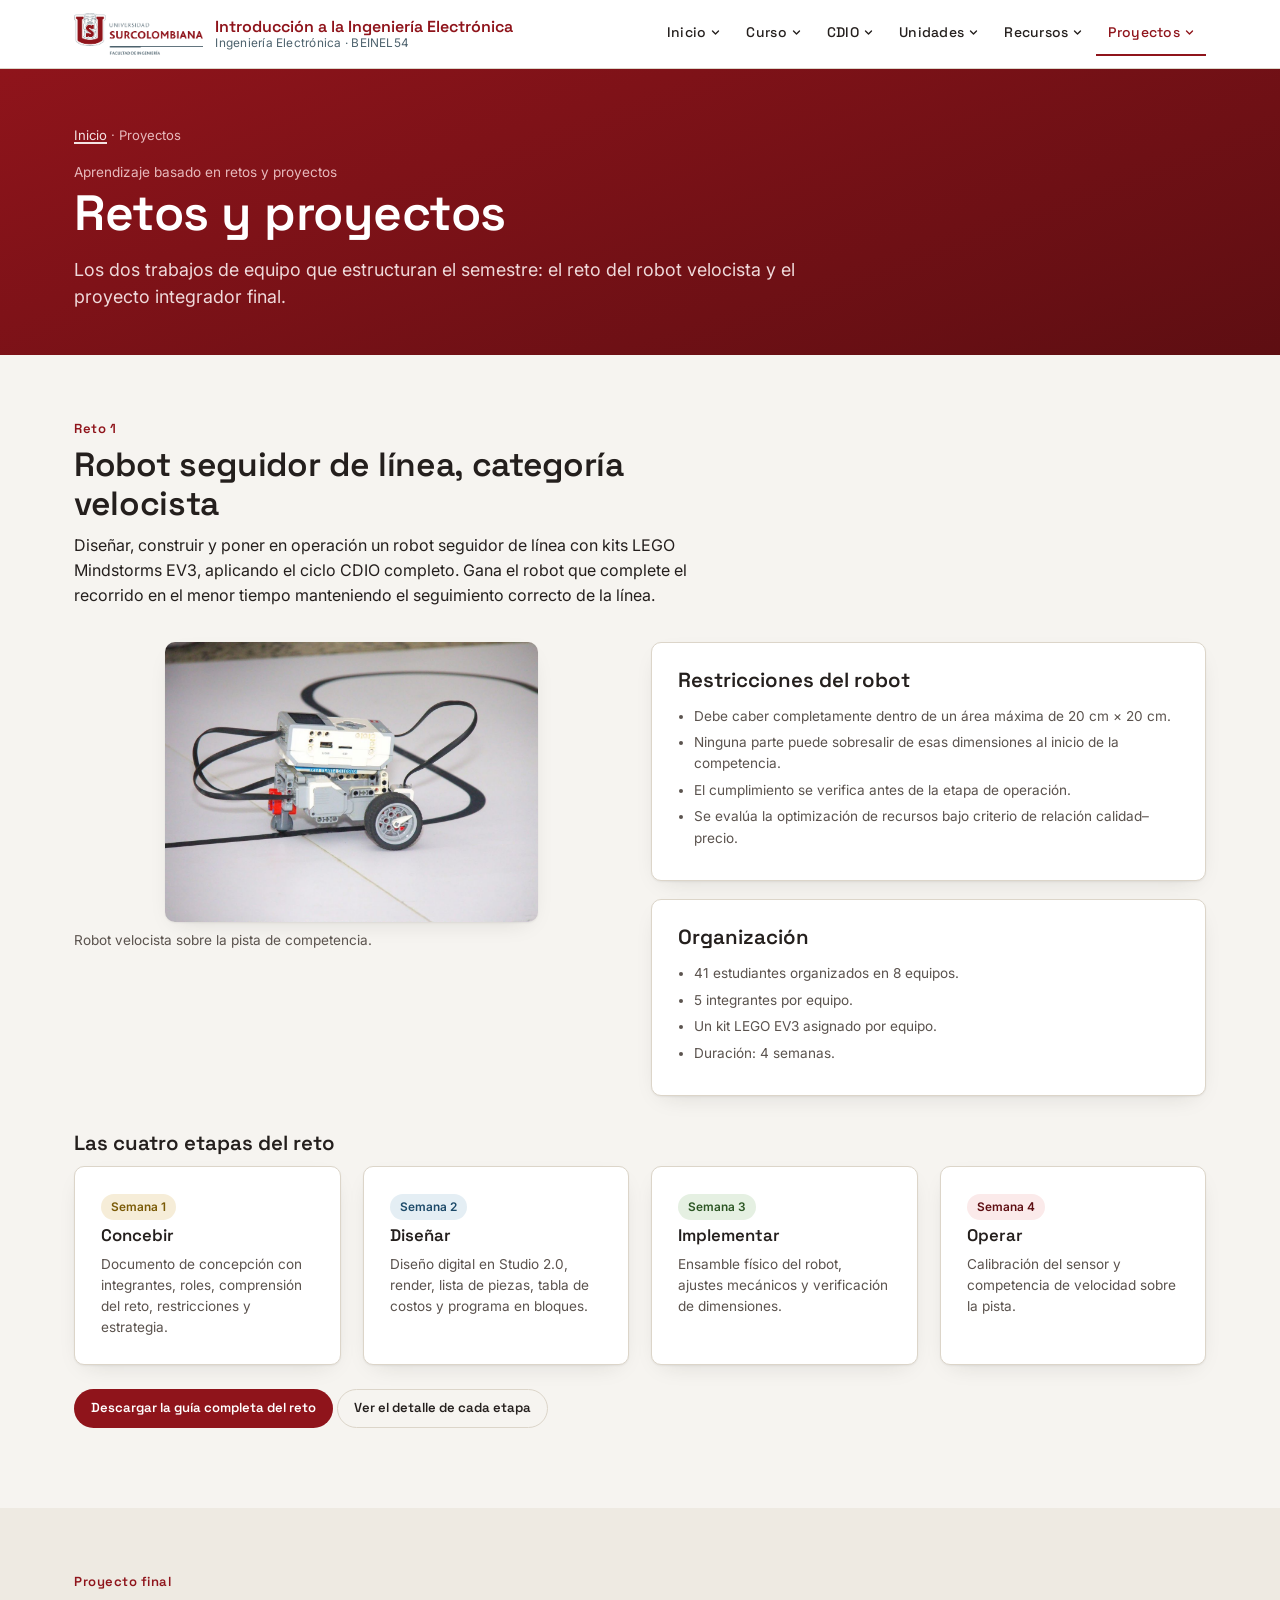
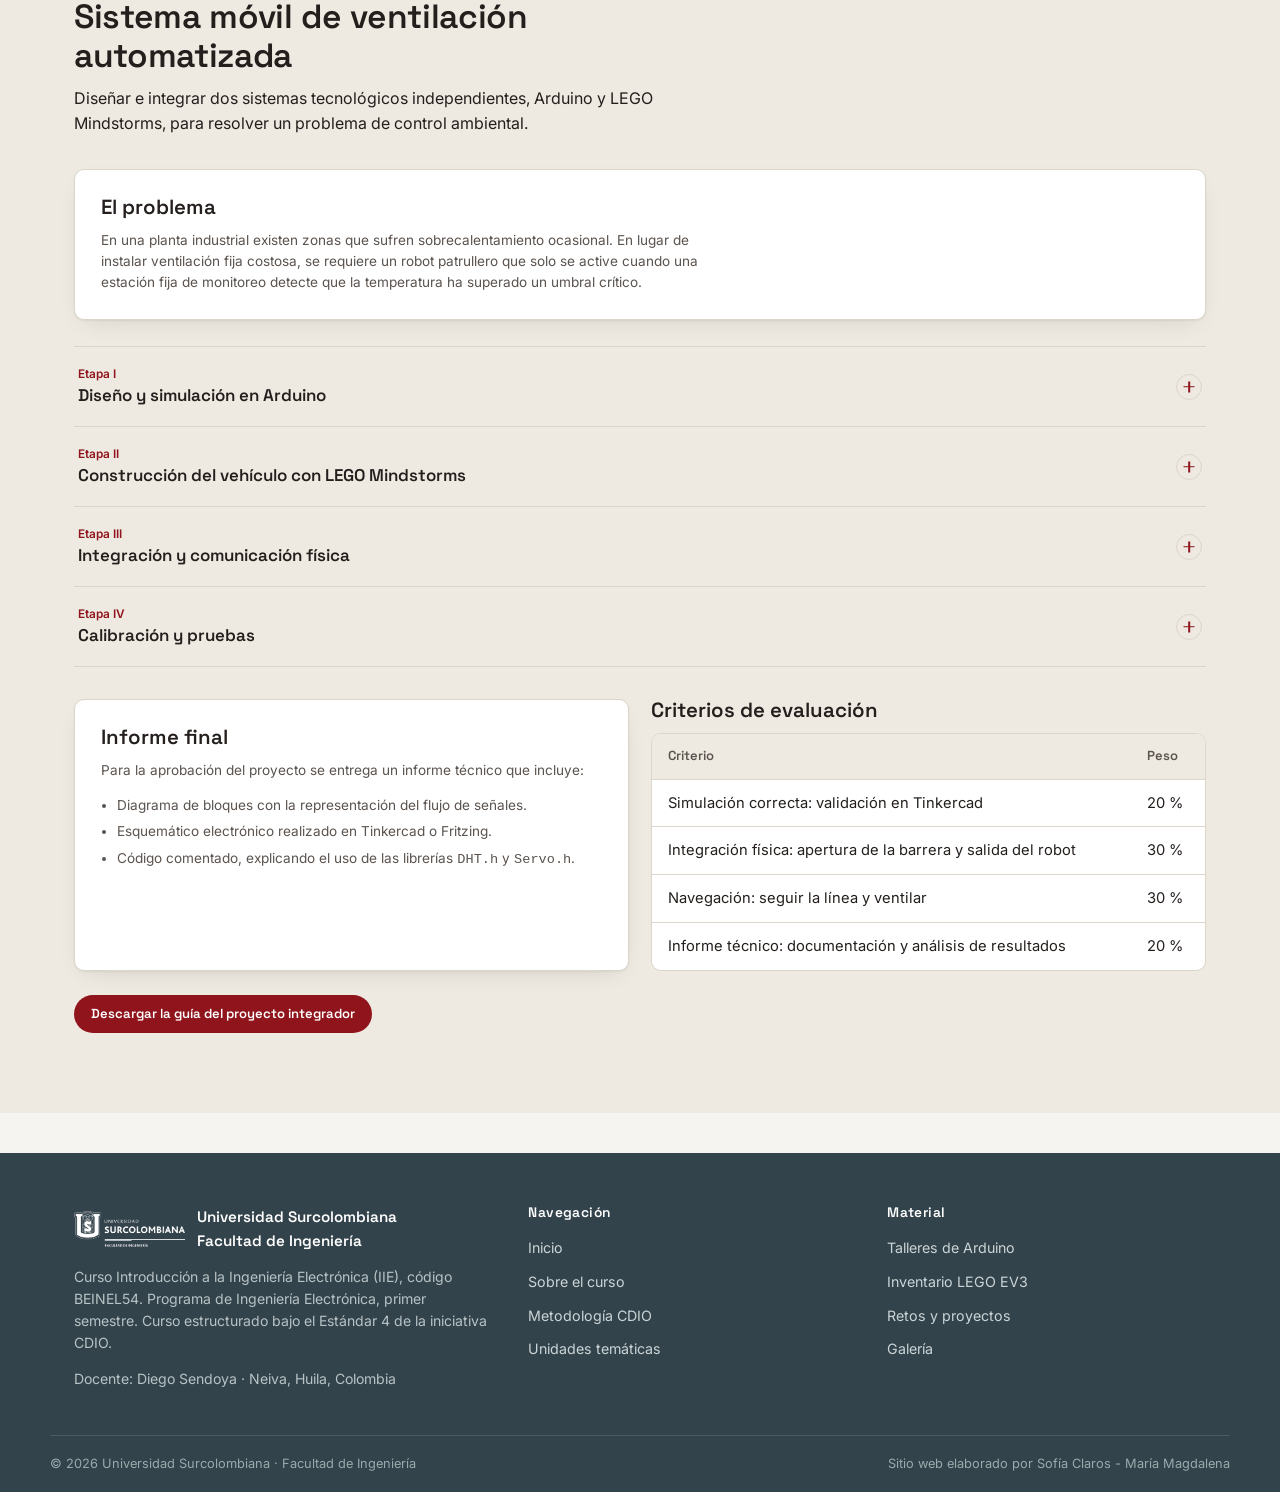
<file: proyectos.html>
<!DOCTYPE html>
<html lang="es">
<head>
  <meta charset="UTF-8">
  <meta name="viewport" content="width=device-width, initial-scale=1.0">
  <title>Retos y proyectos | Introducción a la Ingeniería Electrónica (IIE)</title>
  <meta name="description" content="Reto del robot seguidor de línea velocista con LEGO EV3 y proyecto integrador de sistema móvil de ventilación automatizada.">
  <link rel="icon" href="assets/img/logo.png" type="image/png">
  <link rel="preconnect" href="https://fonts.googleapis.com">
  <link rel="preconnect" href="https://fonts.gstatic.com" crossorigin>
  <link href="https://fonts.googleapis.com/css2?family=Inter:wght@400;500;600&amp;family=Space+Grotesk:wght@500;600;700&amp;display=swap" rel="stylesheet">
  <link rel="stylesheet" href="css/style.css">
</head>
<body>
  <a class="skip-link" href="#contenido">Saltar al contenido</a>

  <header class="site-header">
    <div class="header-bar">
      <a class="brand" href="index.html">
        <img src="assets/img/logo.png" alt="Universidad Surcolombiana — Facultad de Ingeniería">
        <span class="brand-text">
          <span class="brand-course">Introducción a la Ingeniería Electrónica</span>
          <span class="brand-sub">Ingeniería Electrónica · BEINEL54</span>
        </span>
      </a>

      <button class="nav-toggle" type="button" aria-expanded="false" aria-controls="main-nav" aria-label="Abrir menú">
        <svg viewBox="0 0 24 24" aria-hidden="true" focusable="false"><path d="M3 6h18M3 12h18M3 18h18" fill="none" stroke="currentColor" stroke-width="2" stroke-linecap="round"/></svg>
      </button>

      <nav class="main-nav" id="main-nav" aria-label="Menú principal">
        <ul class="nav-list">
          <li class="has-submenu">
            <a class="nav-link" href="index.html">Inicio <svg class="nav-caret" viewBox="0 0 12 12" aria-hidden="true" focusable="false"><path d="M2 4l4 4 4-4" fill="none" stroke="currentColor" stroke-width="1.8" stroke-linecap="round" stroke-linejoin="round"/></svg></a>
            <ul class="submenu">
              <li><a href="index.html#presentacion">Presentación<span class="submenu-desc">De qué trata el curso</span></a></li>
              <li><a href="index.html#ruta">Ruta del estudiante<span class="submenu-desc">LEGO · Arduino · PCB · Proyecto</span></a></li>
            </ul>
          </li>
          <li class="has-submenu">
            <a class="nav-link" href="curso.html">Curso <svg class="nav-caret" viewBox="0 0 12 12" aria-hidden="true" focusable="false"><path d="M2 4l4 4 4-4" fill="none" stroke="currentColor" stroke-width="1.8" stroke-linecap="round" stroke-linejoin="round"/></svg></a>
            <ul class="submenu">
              <li><a href="curso.html#informacion">Información<span class="submenu-desc">Código, créditos, horas</span></a></li>
              <li><a href="curso.html#competencias">Competencias<span class="submenu-desc">Alineadas con ABET</span></a></li>
              <li><a href="curso.html#resultados">Resultados de aprendizaje<span class="submenu-desc">RA1, RA2 y RA3</span></a></li>
              <li><a href="curso.html#evaluacion">Evaluación<span class="submenu-desc">Niveles de desempeño</span></a></li>
            </ul>
          </li>
          <li class="has-submenu">
            <a class="nav-link" href="cdio.html">CDIO <svg class="nav-caret" viewBox="0 0 12 12" aria-hidden="true" focusable="false"><path d="M2 4l4 4 4-4" fill="none" stroke="currentColor" stroke-width="1.8" stroke-linecap="round" stroke-linejoin="round"/></svg></a>
            <ul class="submenu">
              <li><a href="cdio.html#concebir">Concebir<span class="submenu-desc">Entender el reto</span></a></li>
              <li><a href="cdio.html#disenar">Diseñar<span class="submenu-desc">Planear la solución</span></a></li>
              <li><a href="cdio.html#implementar">Implementar<span class="submenu-desc">Construir el prototipo</span></a></li>
              <li><a href="cdio.html#operar">Operar<span class="submenu-desc">Probar y competir</span></a></li>
            </ul>
          </li>
          <li class="has-submenu">
            <a class="nav-link" href="unidades.html">Unidades <svg class="nav-caret" viewBox="0 0 12 12" aria-hidden="true" focusable="false"><path d="M2 4l4 4 4-4" fill="none" stroke="currentColor" stroke-width="1.8" stroke-linecap="round" stroke-linejoin="round"/></svg></a>
            <ul class="submenu">
              <li><a href="unidades.html#unidad-1">1. LEGO<span class="submenu-desc">Fundamentos y lógica</span></a></li>
              <li><a href="unidades.html#unidad-2">2. Arduino<span class="submenu-desc">Sistemas embebidos</span></a></li>
              <li><a href="unidades.html#unidad-3">3. PCB<span class="submenu-desc">Diseño y manufactura</span></a></li>
              <li><a href="unidades.html#unidad-4">4. Proyecto Integrador<span class="submenu-desc">Integración final</span></a></li>
            </ul>
          </li>
          <li class="has-submenu">
            <a class="nav-link" href="recursos.html">Recursos <svg class="nav-caret" viewBox="0 0 12 12" aria-hidden="true" focusable="false"><path d="M2 4l4 4 4-4" fill="none" stroke="currentColor" stroke-width="1.8" stroke-linecap="round" stroke-linejoin="round"/></svg></a>
            <ul class="submenu">
              <li><a href="recursos.html#talleres">Talleres<span class="submenu-desc">Guías descargables</span></a></li>
              <li><a href="recursos.html#arduino">Arduino<span class="submenu-desc">Referencia rápida</span></a></li>
              <li><a href="recursos.html#tutoriales-arduino">Tutoriales Arduino<span class="submenu-desc">20 lecciones complementarias</span></a></li>
              <li><a href="recursos.html#lego">Inventario LEGO<span class="submenu-desc">Kit EV3 y costos</span></a></li>
              <li><a href="recursos.html#simulacion">Simulación<span class="submenu-desc">Tinkercad y Open Roberta</span></a></li>
              <li><a href="recursos.html#pcb">PCB<span class="submenu-desc">Herramientas EDA</span></a></li>
              <li><a href="galeria.html">Galería<span class="submenu-desc">Fotos del curso</span></a></li>
            </ul>
          </li>
          <li class="has-submenu">
            <a class="nav-link" href="proyectos.html">Proyectos <svg class="nav-caret" viewBox="0 0 12 12" aria-hidden="true" focusable="false"><path d="M2 4l4 4 4-4" fill="none" stroke="currentColor" stroke-width="1.8" stroke-linecap="round" stroke-linejoin="round"/></svg></a>
            <ul class="submenu">
              <li><a href="proyectos.html#retos">Retos<span class="submenu-desc">Seguidor de línea velocista</span></a></li>
              <li><a href="proyectos.html#integrador">Proyecto Integrador<span class="submenu-desc">Ventilación automatizada</span></a></li>
            </ul>
          </li>
        </ul>
      </nav>
    </div>
  </header>

  <main id="contenido">

    <section class="page-hero">
      <div class="container">
        <p class="breadcrumb"><a href="index.html">Inicio</a> · Proyectos</p>
        <span class="eyebrow">Aprendizaje basado en retos y proyectos</span>
        <h1>Retos y proyectos</h1>
        <p class="lead">Los dos trabajos de equipo que estructuran el semestre: el reto del robot velocista y el proyecto integrador final.</p>
      </div>
    </section>

    <!-- ===================== RETOS ===================== -->
    <section id="retos">
      <div class="container">
        <div class="section-head">
          <span class="section-num">Reto 1</span>
          <h2>Robot seguidor de línea, categoría velocista</h2>
          <p>Diseñar, construir y poner en operación un robot seguidor de línea con kits LEGO Mindstorms EV3, aplicando el ciclo CDIO completo. Gana el robot que complete el recorrido en el menor tiempo manteniendo el seguimiento correcto de la línea.</p>
        </div>

        <div class="grid grid-2" style="align-items:start">
          <figure style="margin:0">
            <div class="figure-frame">
              <img src="assets/img/galeria6.jpg" alt="Robot EV3 recorriendo la pista de línea negra"
                   loading="lazy" width="1400" height="932">
            </div>
            <figcaption class="small" style="margin-top:8px">Robot velocista sobre la pista de competencia.</figcaption>
          </figure>

          <div>
            <div class="card" style="margin-bottom:18px">
              <h3>Restricciones del robot</h3>
              <ul class="small mb-0">
                <li>Debe caber completamente dentro de un área máxima de 20 cm × 20 cm.</li>
                <li>Ninguna parte puede sobresalir de esas dimensiones al inicio de la competencia.</li>
                <li>El cumplimiento se verifica antes de la etapa de operación.</li>
                <li>Se evalúa la optimización de recursos bajo criterio de relación calidad–precio.</li>
              </ul>
            </div>

            <div class="card">
              <h3>Organización</h3>
              <ul class="small mb-0">
                <li>41 estudiantes organizados en 8 equipos.</li>
                <li>5 integrantes por equipo.</li>
                <li>Un kit LEGO EV3 asignado por equipo.</li>
                <li>Duración: 4 semanas.</li>
              </ul>
            </div>
          </div>
        </div>

        <h3 style="margin-top:36px">Las cuatro etapas del reto</h3>
        <div class="grid grid-4">
          <div class="card">
            <span class="tag tag-amber">Semana 1</span>
            <h4>Concebir</h4>
            <p class="small mb-0">Documento de concepción con integrantes, roles, comprensión del reto, restricciones y estrategia.</p>
          </div>
          <div class="card">
            <span class="tag tag-azure">Semana 2</span>
            <h4>Diseñar</h4>
            <p class="small mb-0">Diseño digital en Studio 2.0, render, lista de piezas, tabla de costos y programa en bloques.</p>
          </div>
          <div class="card">
            <span class="tag tag-ivy">Semana 3</span>
            <h4>Implementar</h4>
            <p class="small mb-0">Ensamble físico del robot, ajustes mecánicos y verificación de dimensiones.</p>
          </div>
          <div class="card">
            <span class="tag tag-garnet">Semana 4</span>
            <h4>Operar</h4>
            <p class="small mb-0">Calibración del sensor y competencia de velocidad sobre la pista.</p>
          </div>
        </div>

        <p style="margin-top:24px">
          <a class="btn btn-primary btn-sm" href="assets/docs/guia-proyecto-robot-seguidor-linea.pdf" download>Descargar la guía completa del reto</a>
          <a class="btn btn-ghost btn-sm" href="cdio.html">Ver el detalle de cada etapa</a>
        </p>
      </div>
    </section>

    <!-- ===================== PROYECTO INTEGRADOR ===================== -->
    <section id="integrador" class="alt">
      <div class="container">
        <div class="section-head">
          <span class="section-num">Proyecto final</span>
          <h2>Sistema móvil de ventilación automatizada</h2>
          <p>Diseñar e integrar dos sistemas tecnológicos independientes, Arduino y LEGO Mindstorms, para resolver un problema de control ambiental.</p>
        </div>

        <div class="card" style="margin-bottom:26px">
          <h3>El problema</h3>
          <p class="small mb-0">En una planta industrial existen zonas que sufren sobrecalentamiento ocasional. En lugar de instalar ventilación fija costosa, se requiere un robot patrullero que solo se active cuando una estación fija de monitoreo detecte que la temperatura ha superado un umbral crítico.</p>
        </div>

        <div class="accordion">
          <div class="acc-item">
            <button class="acc-trigger" type="button">
              <span><span class="acc-tag">Etapa I</span>Diseño y simulación en Arduino</span>
              <span class="acc-plus" aria-hidden="true"></span>
            </button>
            <div class="acc-panel"><div class="acc-panel-inner">
              <p class="small">Antes de la implementación física, cada equipo valida su circuito en Tinkercad.</p>
              <ul class="small mb-0">
                <li><strong>Entrada:</strong> sensor de temperatura, TMP36 en Tinkercad o DHT11 en el montaje físico.</li>
                <li><strong>Procesamiento:</strong> el Arduino calcula un umbral dinámico de temperatura base más 3 °C.</li>
                <li><strong>Salida:</strong> un servomotor que actúa como barrera, cerrado a 90° y abierto a 0°, y un sistema de indicación con LEDs, verde para estado normal y rojo para alerta.</li>
              </ul>
            </div></div>
          </div>

          <div class="acc-item">
            <button class="acc-trigger" type="button">
              <span><span class="acc-tag">Etapa II</span>Construcción del vehículo con LEGO Mindstorms</span>
              <span class="acc-plus" aria-hidden="true"></span>
            </button>
            <div class="acc-panel"><div class="acc-panel-inner">
              <p class="small">El robot debe navegar de forma autónoma siguiendo una ruta predefinida.</p>
              <ul class="small mb-0">
                <li><strong>Navegación:</strong> algoritmo de seguidor de línea usando el sensor de color.</li>
                <li><strong>Mecanismo de activación:</strong> el robot inicia su marcha solo cuando su sensor ultrasónico detecta que la barrera del Arduino se ha levantado.</li>
                <li><strong>Actuador de ventilación:</strong> un tercer motor con aspas simula la disipación de calor en puntos específicos de la ruta.</li>
              </ul>
            </div></div>
          </div>

          <div class="acc-item">
            <button class="acc-trigger" type="button">
              <span><span class="acc-tag">Etapa III</span>Integración y comunicación física</span>
              <span class="acc-plus" aria-hidden="true"></span>
            </button>
            <div class="acc-panel"><div class="acc-panel-inner">
              <p class="small">En ingeniería, sistemas de marcas distintas a menudo deben entenderse entre sí. Aquí la comunicación es física.</p>
              <ul class="small mb-0">
                <li><strong>La interfaz:</strong> el servomotor del Arduino sostiene una paleta de cartón.</li>
                <li><strong>El protocolo:</strong> si la paleta está abajo, el robot LEGO detecta un obstáculo a 10 cm y permanece en espera; si la paleta sube, detecta camino libre y arranca.</li>
              </ul>
            </div></div>
          </div>

          <div class="acc-item">
            <button class="acc-trigger" type="button">
              <span><span class="acc-tag">Etapa IV</span>Calibración y pruebas</span>
              <span class="acc-plus" aria-hidden="true"></span>
            </button>
            <div class="acc-panel"><div class="acc-panel-inner">
              <p class="small">Sesión de calibración obligatoria antes de la entrega final.</p>
              <ul class="small mb-0">
                <li><strong>Calibración lumínica:</strong> ajustar los valores de blanco y negro del sensor LEGO según la iluminación del salón.</li>
                <li><strong>Calibración térmica:</strong> programar el Arduino para que tome la temperatura ambiente al encenderse en lugar de usar un valor estático, evitando errores por clima.</li>
                <li><strong>Prueba de histéresis:</strong> asegurar que el servo no oscile cuando la temperatura está justo en el límite.</li>
              </ul>
            </div></div>
          </div>
        </div>

        <div class="grid grid-2" style="margin-top:32px">
          <div class="card">
            <h3>Informe final</h3>
            <p class="small">Para la aprobación del proyecto se entrega un informe técnico que incluye:</p>
            <ul class="small mb-0">
              <li>Diagrama de bloques con la representación del flujo de señales.</li>
              <li>Esquemático electrónico realizado en Tinkercad o Fritzing.</li>
              <li>Código comentado, explicando el uso de las librerías <code>DHT.h</code> y <code>Servo.h</code>.</li>
            </ul>
          </div>

          <div>
            <h3>Criterios de evaluación</h3>
            <div class="table-wrap">
              <table>
                <thead><tr><th scope="col">Criterio</th><th scope="col">Peso</th></tr></thead>
                <tbody>
                  <tr><td>Simulación correcta: validación en Tinkercad</td><td>20 %</td></tr>
                  <tr><td>Integración física: apertura de la barrera y salida del robot</td><td>30 %</td></tr>
                  <tr><td>Navegación: seguir la línea y ventilar</td><td>30 %</td></tr>
                  <tr><td>Informe técnico: documentación y análisis de resultados</td><td>20 %</td></tr>
                </tbody>
              </table>
            </div>
          </div>
        </div>

        <p style="margin-top:24px"><a class="btn btn-primary btn-sm" href="assets/docs/guia-proyecto-final-integrador.pdf" download>Descargar la guía del proyecto integrador</a></p>
      </div>
    </section>

  </main>

  <footer class="site-footer">
    <div class="footer-top">
      <div class="container">
        <div class="footer-grid">
          <div>
            <div class="footer-brand">
              <img src="assets/img/logo.png" alt="">
              <span class="footer-brand-text">Universidad Surcolombiana<br>Facultad de Ingeniería</span>
            </div>
            <p>Curso Introducción a la Ingeniería Electrónica (IIE), código BEINEL54. Programa de Ingeniería Electrónica, primer semestre. Curso estructurado bajo el Estándar 4 de la iniciativa CDIO.</p>
            <p class="small">Docente: Diego Sendoya · Neiva, Huila, Colombia</p>
          </div>

          <div>
            <h4>Navegación</h4>
            <ul class="footer-links">
              <li><a href="index.html">Inicio</a></li>
              <li><a href="curso.html">Sobre el curso</a></li>
              <li><a href="cdio.html">Metodología CDIO</a></li>
              <li><a href="unidades.html">Unidades temáticas</a></li>
            </ul>
          </div>

          <div>
            <h4>Material</h4>
            <ul class="footer-links">
              <li><a href="recursos.html#talleres">Talleres de Arduino</a></li>
              <li><a href="recursos.html#lego">Inventario LEGO EV3</a></li>
              <li><a href="proyectos.html">Retos y proyectos</a></li>
              <li><a href="galeria.html">Galería</a></li>
            </ul>
          </div>
        </div>
      </div>
    </div>

    <div class="footer-bottom container">
      <p>© <span data-year>2026</span> Universidad Surcolombiana · Facultad de Ingeniería</p>
      <p>Sitio web elaborado por Sofía Claros - María Magdalena</p>
    </div>
  </footer>

  <script src="js/main.js"></script>
</body>
</html>
</file>
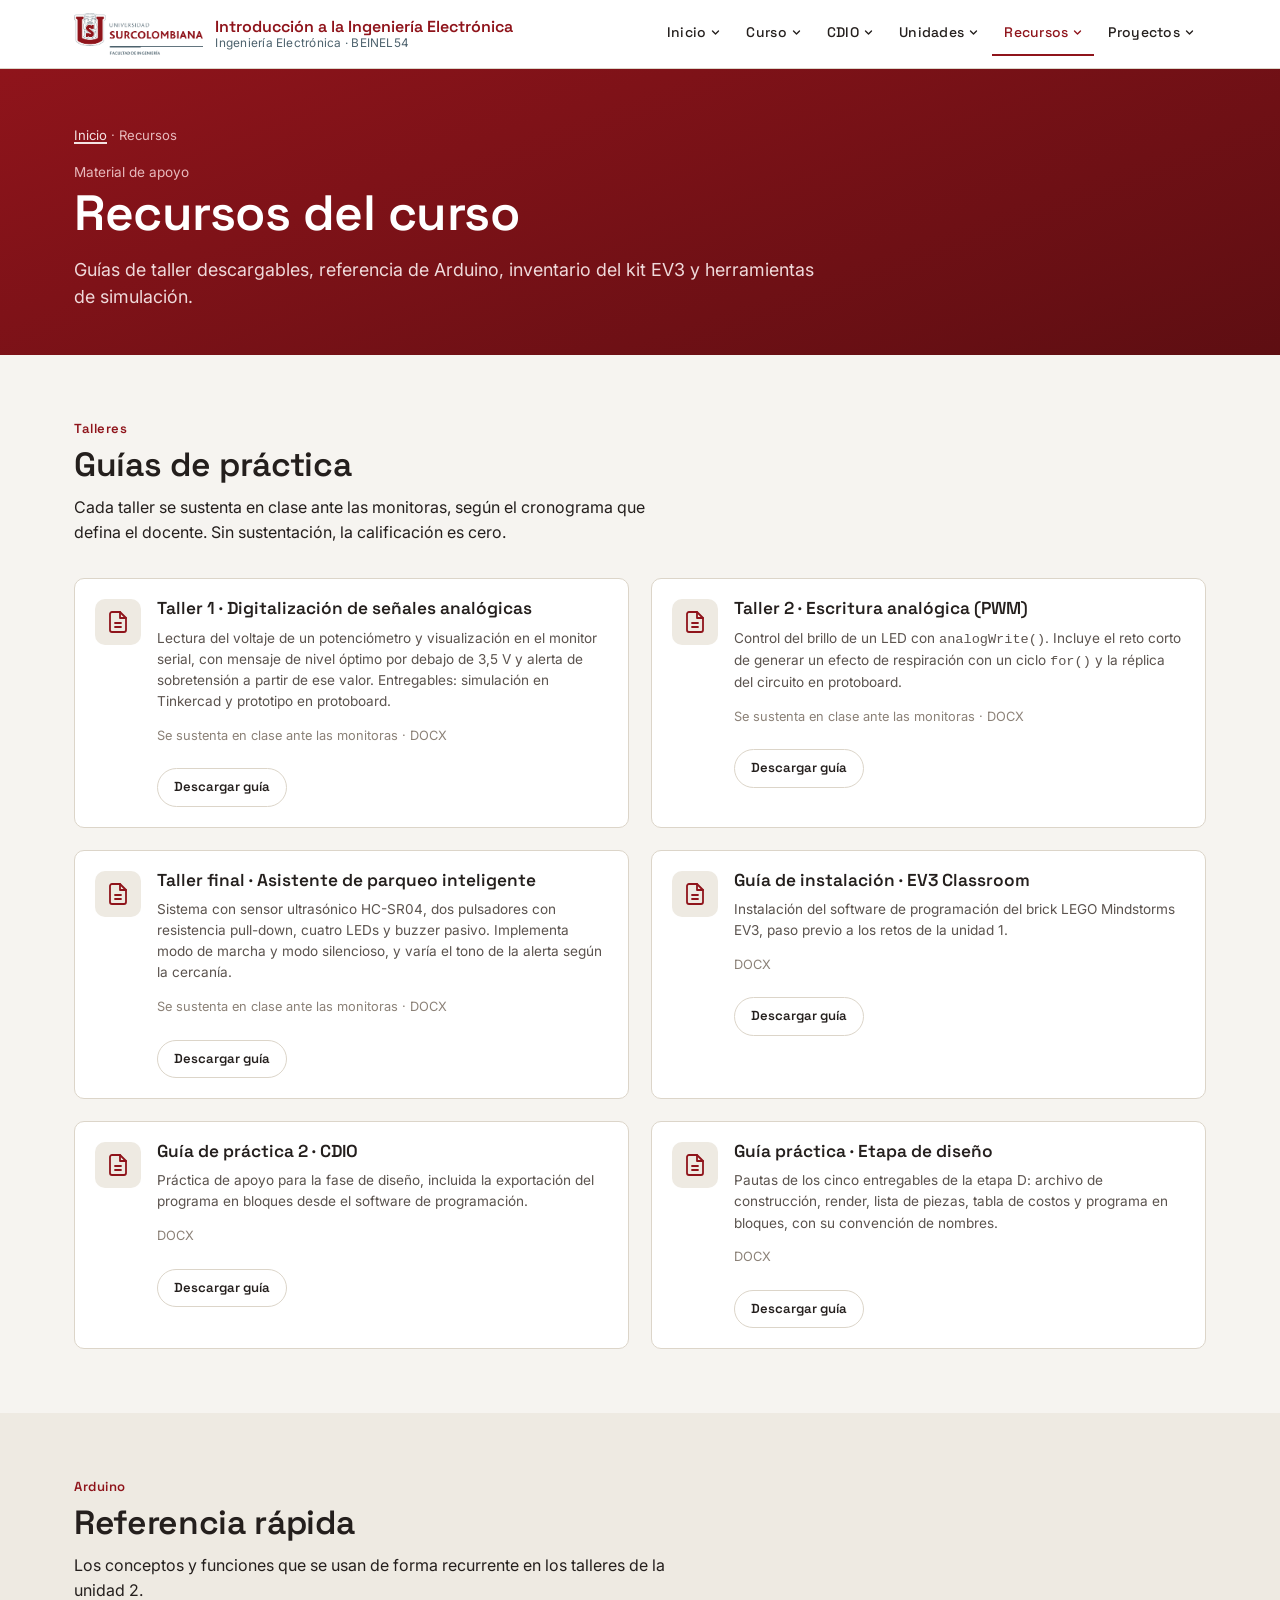
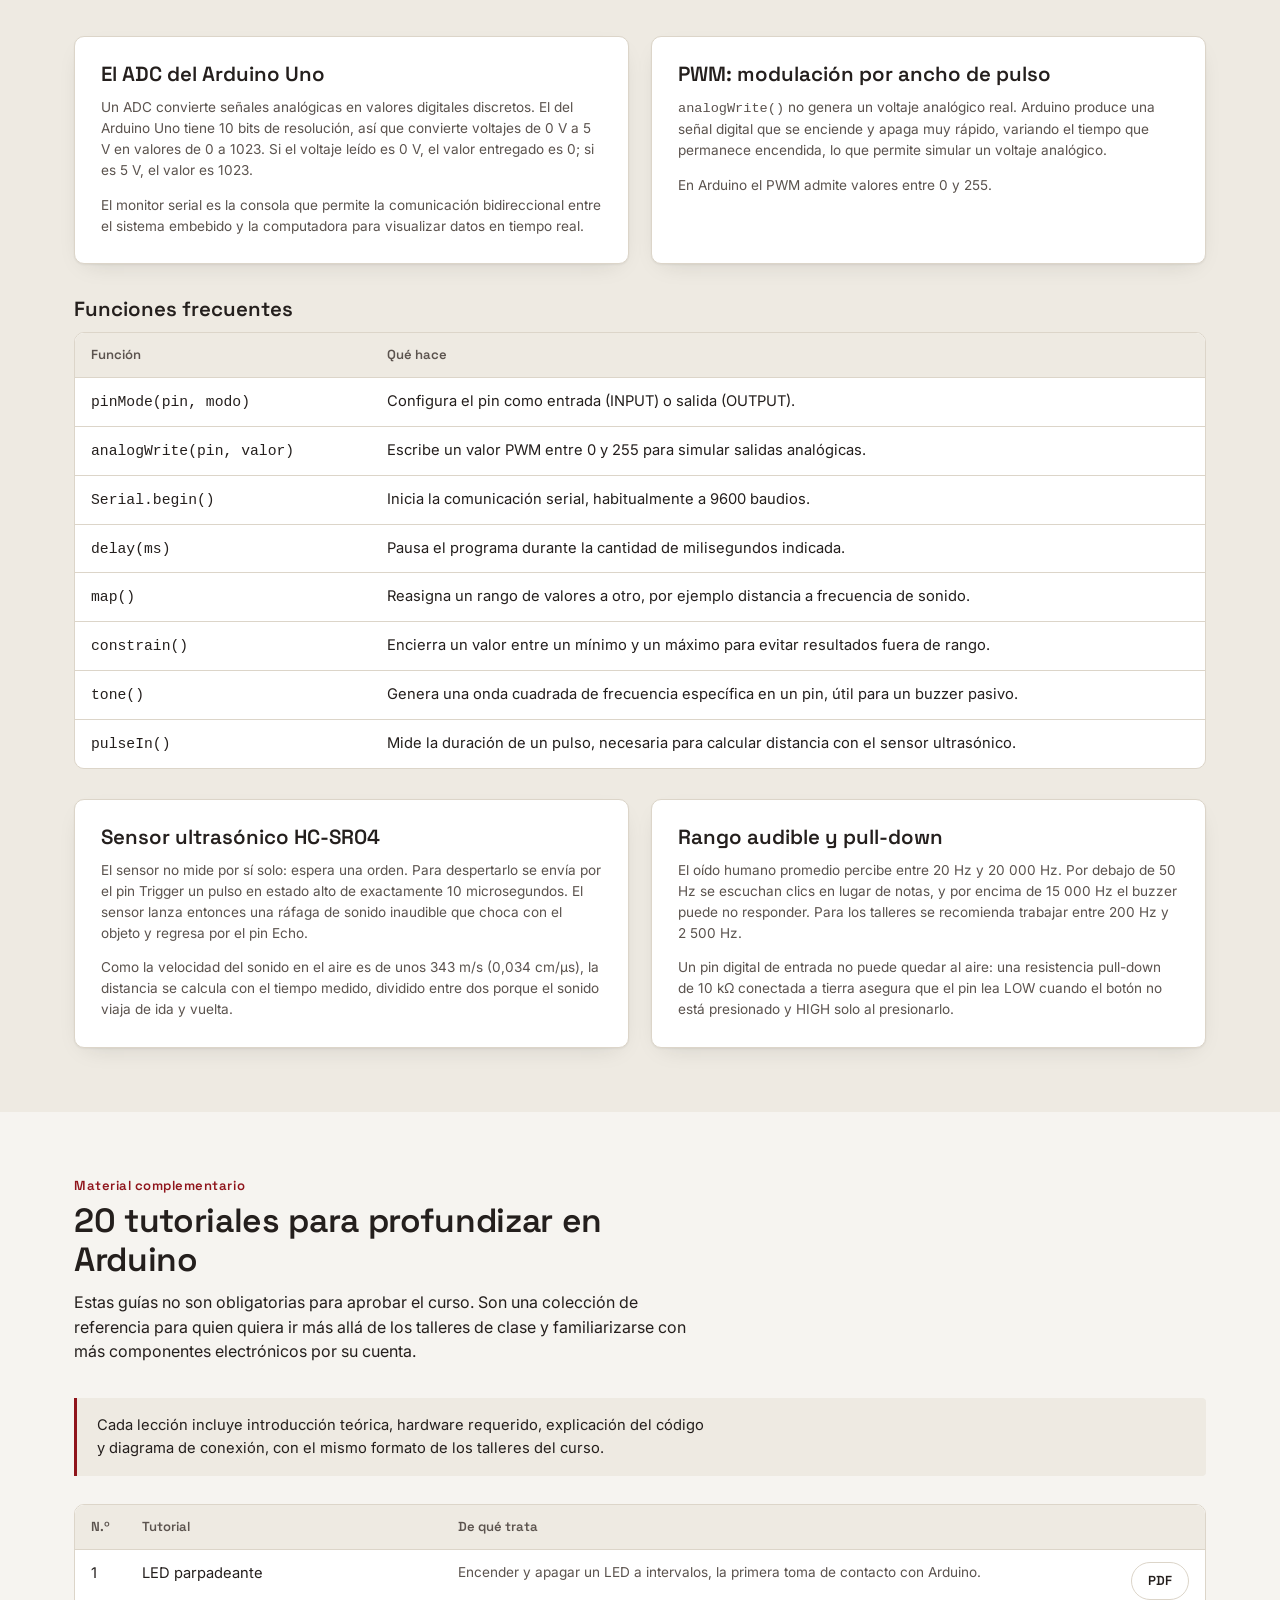
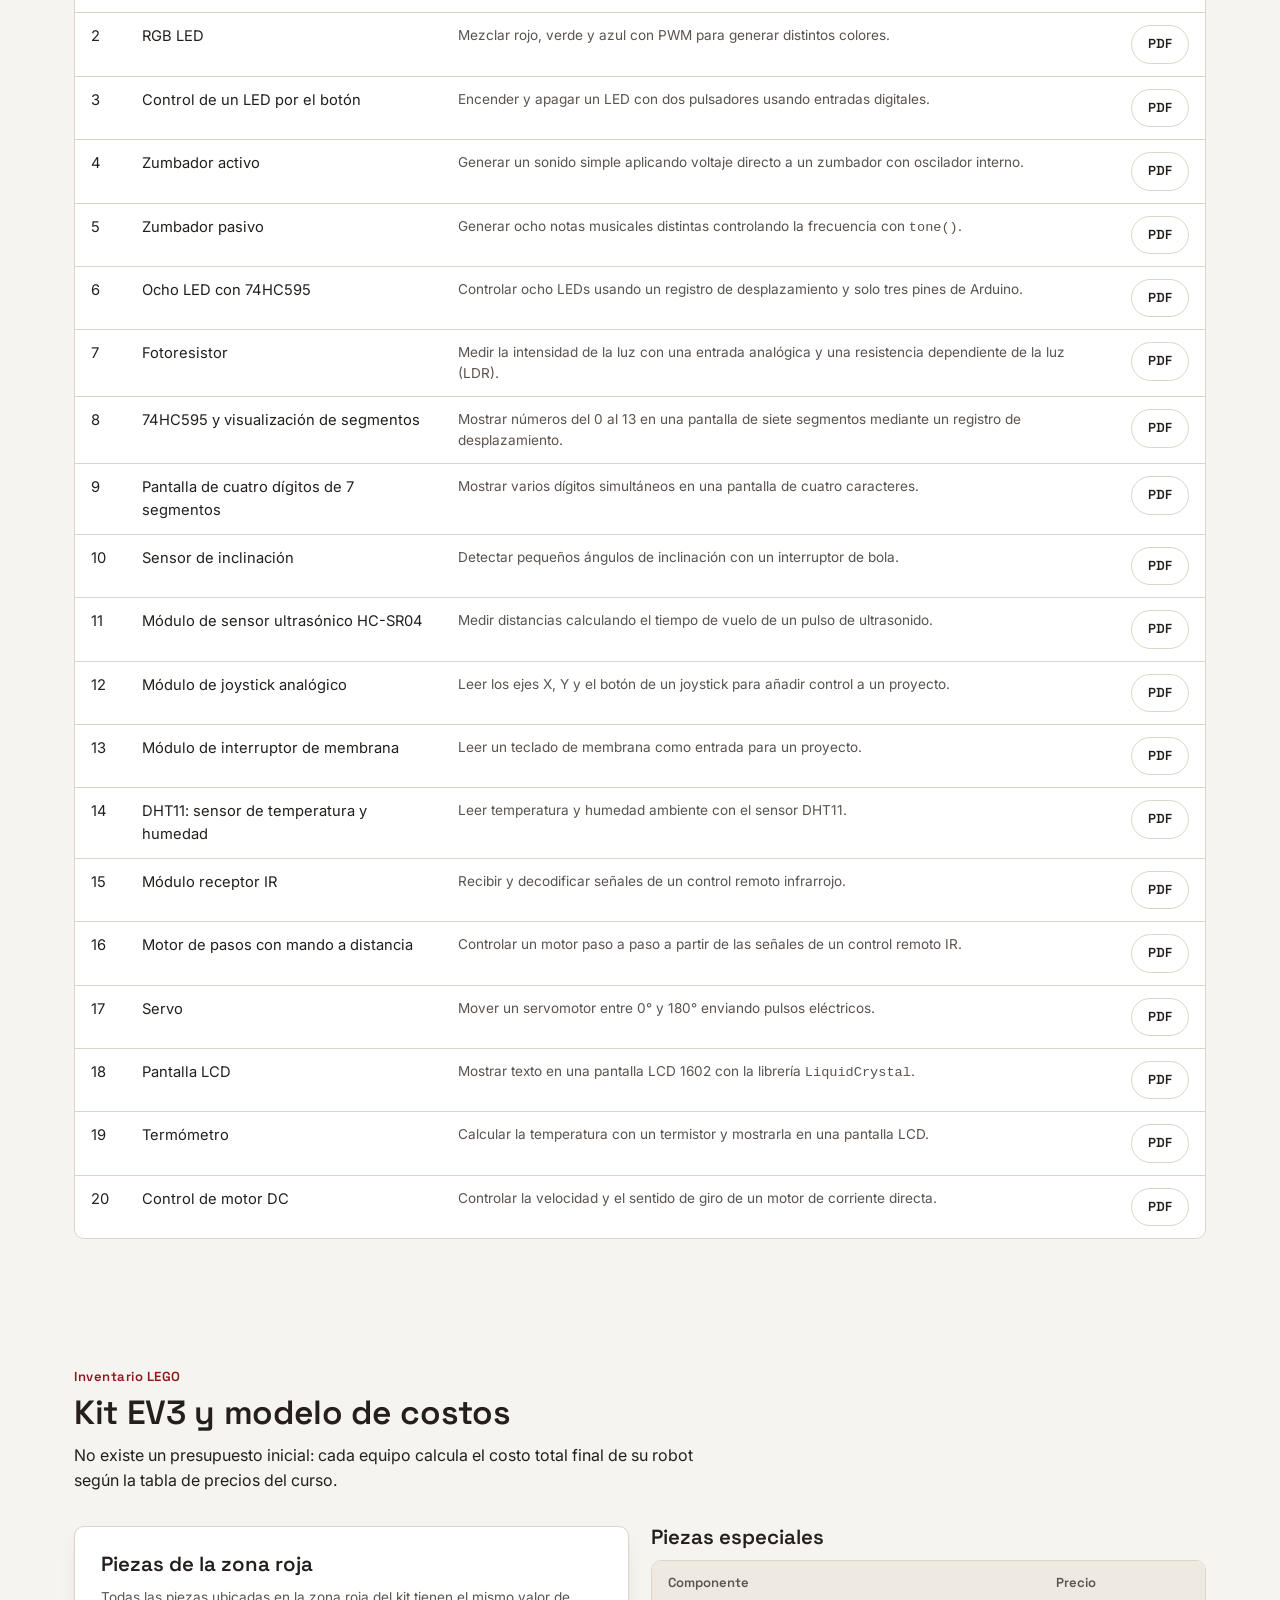
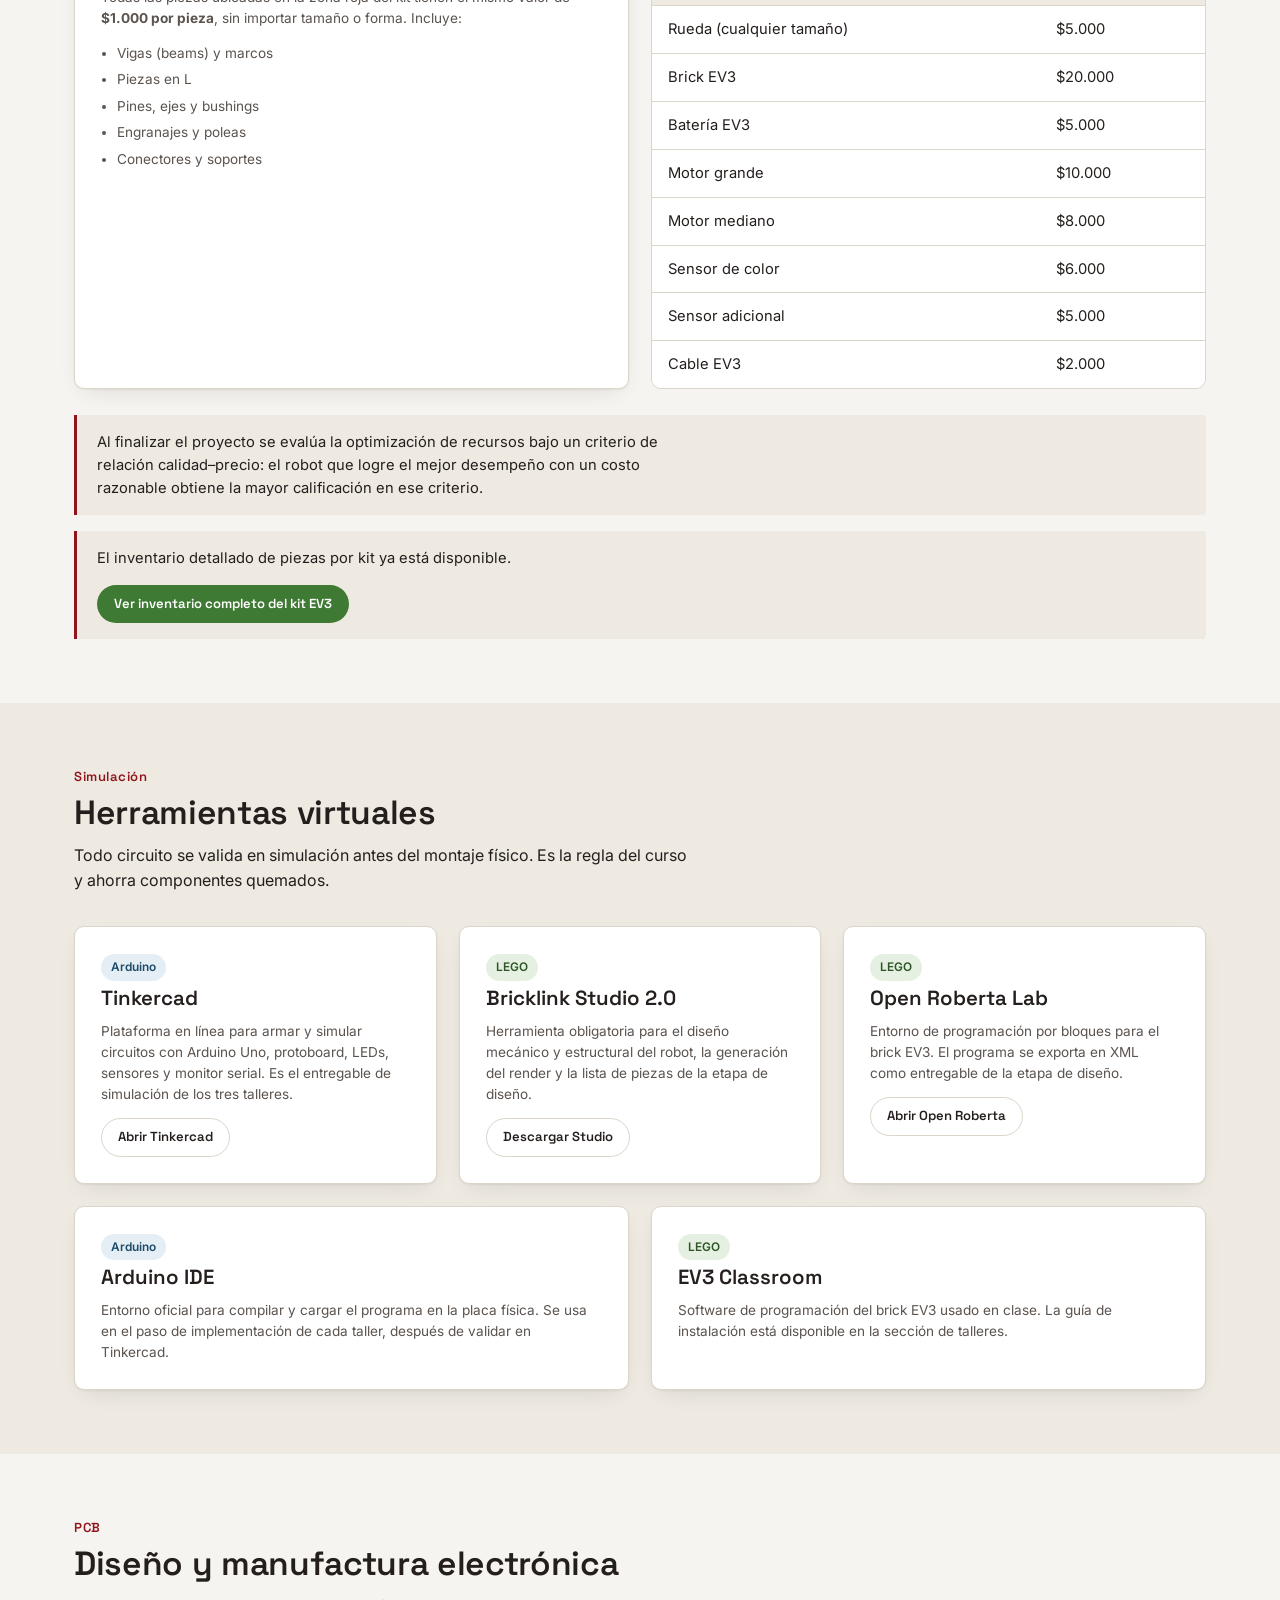
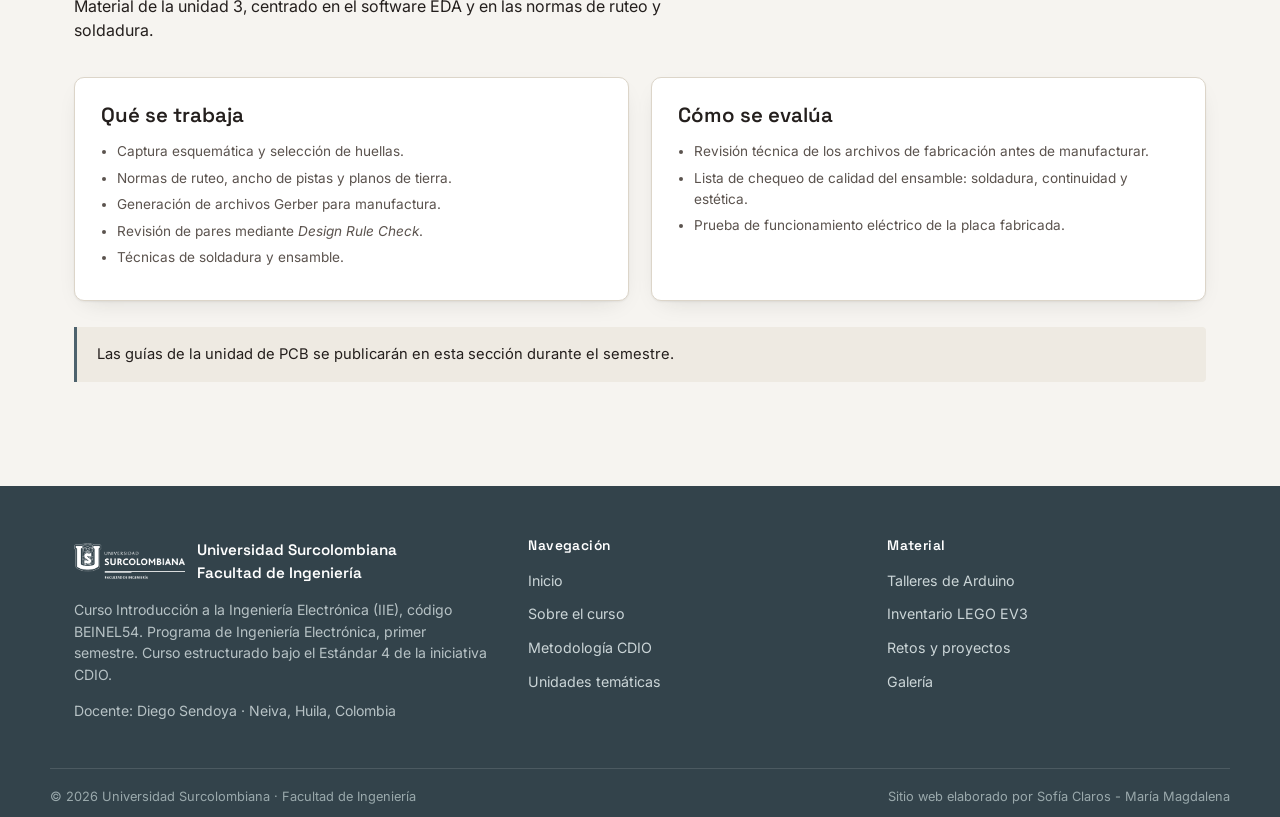
<file: recursos.html>
<!DOCTYPE html>
<html lang="es">
<head>
  <meta charset="UTF-8">
  <meta name="viewport" content="width=device-width, initial-scale=1.0">
  <title>Recursos | Introducción a la Ingeniería Electrónica (IIE)</title>
  <meta name="description" content="Guías de taller descargables, referencia de Arduino, inventario del kit LEGO EV3, herramientas de simulación y material de PCB.">
  <link rel="icon" href="assets/img/logo.png" type="image/png">
  <link rel="preconnect" href="https://fonts.googleapis.com">
  <link rel="preconnect" href="https://fonts.gstatic.com" crossorigin>
  <link href="https://fonts.googleapis.com/css2?family=Inter:wght@400;500;600&amp;family=Space+Grotesk:wght@500;600;700&amp;display=swap" rel="stylesheet">
  <link rel="stylesheet" href="css/style.css">
</head>
<body>
  <a class="skip-link" href="#contenido">Saltar al contenido</a>

  <header class="site-header">
    <div class="header-bar">
      <a class="brand" href="index.html">
        <img src="assets/img/logo.png" alt="Universidad Surcolombiana — Facultad de Ingeniería">
        <span class="brand-text">
          <span class="brand-course">Introducción a la Ingeniería Electrónica</span>
          <span class="brand-sub">Ingeniería Electrónica · BEINEL54</span>
        </span>
      </a>

      <button class="nav-toggle" type="button" aria-expanded="false" aria-controls="main-nav" aria-label="Abrir menú">
        <svg viewBox="0 0 24 24" aria-hidden="true" focusable="false"><path d="M3 6h18M3 12h18M3 18h18" fill="none" stroke="currentColor" stroke-width="2" stroke-linecap="round"/></svg>
      </button>

      <nav class="main-nav" id="main-nav" aria-label="Menú principal">
        <ul class="nav-list">
          <li class="has-submenu">
            <a class="nav-link" href="index.html">Inicio <svg class="nav-caret" viewBox="0 0 12 12" aria-hidden="true" focusable="false"><path d="M2 4l4 4 4-4" fill="none" stroke="currentColor" stroke-width="1.8" stroke-linecap="round" stroke-linejoin="round"/></svg></a>
            <ul class="submenu">
              <li><a href="index.html#presentacion">Presentación<span class="submenu-desc">De qué trata el curso</span></a></li>
              <li><a href="index.html#ruta">Ruta del estudiante<span class="submenu-desc">LEGO · Arduino · PCB · Proyecto</span></a></li>
            </ul>
          </li>
          <li class="has-submenu">
            <a class="nav-link" href="curso.html">Curso <svg class="nav-caret" viewBox="0 0 12 12" aria-hidden="true" focusable="false"><path d="M2 4l4 4 4-4" fill="none" stroke="currentColor" stroke-width="1.8" stroke-linecap="round" stroke-linejoin="round"/></svg></a>
            <ul class="submenu">
              <li><a href="curso.html#informacion">Información<span class="submenu-desc">Código, créditos, horas</span></a></li>
              <li><a href="curso.html#competencias">Competencias<span class="submenu-desc">Alineadas con ABET</span></a></li>
              <li><a href="curso.html#resultados">Resultados de aprendizaje<span class="submenu-desc">RA1, RA2 y RA3</span></a></li>
              <li><a href="curso.html#evaluacion">Evaluación<span class="submenu-desc">Niveles de desempeño</span></a></li>
            </ul>
          </li>
          <li class="has-submenu">
            <a class="nav-link" href="cdio.html">CDIO <svg class="nav-caret" viewBox="0 0 12 12" aria-hidden="true" focusable="false"><path d="M2 4l4 4 4-4" fill="none" stroke="currentColor" stroke-width="1.8" stroke-linecap="round" stroke-linejoin="round"/></svg></a>
            <ul class="submenu">
              <li><a href="cdio.html#concebir">Concebir<span class="submenu-desc">Entender el reto</span></a></li>
              <li><a href="cdio.html#disenar">Diseñar<span class="submenu-desc">Planear la solución</span></a></li>
              <li><a href="cdio.html#implementar">Implementar<span class="submenu-desc">Construir el prototipo</span></a></li>
              <li><a href="cdio.html#operar">Operar<span class="submenu-desc">Probar y competir</span></a></li>
            </ul>
          </li>
          <li class="has-submenu">
            <a class="nav-link" href="unidades.html">Unidades <svg class="nav-caret" viewBox="0 0 12 12" aria-hidden="true" focusable="false"><path d="M2 4l4 4 4-4" fill="none" stroke="currentColor" stroke-width="1.8" stroke-linecap="round" stroke-linejoin="round"/></svg></a>
            <ul class="submenu">
              <li><a href="unidades.html#unidad-1">1. LEGO<span class="submenu-desc">Fundamentos y lógica</span></a></li>
              <li><a href="unidades.html#unidad-2">2. Arduino<span class="submenu-desc">Sistemas embebidos</span></a></li>
              <li><a href="unidades.html#unidad-3">3. PCB<span class="submenu-desc">Diseño y manufactura</span></a></li>
              <li><a href="unidades.html#unidad-4">4. Proyecto Integrador<span class="submenu-desc">Integración final</span></a></li>
            </ul>
          </li>
          <li class="has-submenu">
            <a class="nav-link" href="recursos.html">Recursos <svg class="nav-caret" viewBox="0 0 12 12" aria-hidden="true" focusable="false"><path d="M2 4l4 4 4-4" fill="none" stroke="currentColor" stroke-width="1.8" stroke-linecap="round" stroke-linejoin="round"/></svg></a>
            <ul class="submenu">
              <li><a href="recursos.html#talleres">Talleres<span class="submenu-desc">Guías descargables</span></a></li>
              <li><a href="recursos.html#arduino">Arduino<span class="submenu-desc">Referencia rápida</span></a></li>
              <li><a href="recursos.html#tutoriales-arduino">Tutoriales Arduino<span class="submenu-desc">20 lecciones complementarias</span></a></li>
              <li><a href="recursos.html#lego">Inventario LEGO<span class="submenu-desc">Kit EV3 y costos</span></a></li>
              <li><a href="recursos.html#simulacion">Simulación<span class="submenu-desc">Tinkercad y Open Roberta</span></a></li>
              <li><a href="recursos.html#pcb">PCB<span class="submenu-desc">Herramientas EDA</span></a></li>
              <li><a href="galeria.html">Galería<span class="submenu-desc">Fotos del curso</span></a></li>
            </ul>
          </li>
          <li class="has-submenu">
            <a class="nav-link" href="proyectos.html">Proyectos <svg class="nav-caret" viewBox="0 0 12 12" aria-hidden="true" focusable="false"><path d="M2 4l4 4 4-4" fill="none" stroke="currentColor" stroke-width="1.8" stroke-linecap="round" stroke-linejoin="round"/></svg></a>
            <ul class="submenu">
              <li><a href="proyectos.html#retos">Retos<span class="submenu-desc">Seguidor de línea velocista</span></a></li>
              <li><a href="proyectos.html#integrador">Proyecto Integrador<span class="submenu-desc">Ventilación automatizada</span></a></li>
            </ul>
          </li>
        </ul>
      </nav>
    </div>
  </header>

  <main id="contenido">

    <section class="page-hero">
      <div class="container">
        <p class="breadcrumb"><a href="index.html">Inicio</a> · Recursos</p>
        <span class="eyebrow">Material de apoyo</span>
        <h1>Recursos del curso</h1>
        <p class="lead">Guías de taller descargables, referencia de Arduino, inventario del kit EV3 y herramientas de simulación.</p>
      </div>
    </section>

    <!-- ===================== TALLERES ===================== -->
    <section id="talleres">
      <div class="container">
        <div class="section-head">
          <span class="section-num">Talleres</span>
          <h2>Guías de práctica</h2>
          <p>Cada taller se sustenta en clase ante las monitoras, según el cronograma que defina el docente. Sin sustentación, la calificación es cero.</p>
        </div>

        <div class="grid grid-2">
          <article class="resource-card">
            <div class="resource-icon"><svg viewBox="0 0 24 24" fill="none" stroke="currentColor" stroke-width="1.8" stroke-linecap="round" stroke-linejoin="round" aria-hidden="true"><path d="M14 2H6a2 2 0 00-2 2v16a2 2 0 002 2h12a2 2 0 002-2V8z"/><path d="M14 2v6h6M9 13h6M9 17h6"/></svg></div>
            <div>
              <h3 style="font-size:1.08rem">Taller 1 · Digitalización de señales analógicas</h3>
              <p class="small">Lectura del voltaje de un potenciómetro y visualización en el monitor serial, con mensaje de nivel óptimo por debajo de 3,5 V y alerta de sobretensión a partir de ese valor. Entregables: simulación en Tinkercad y prototipo en protoboard.</p>
              <p class="resource-meta">Se sustenta en clase ante las monitoras · DOCX</p>
              <a class="btn btn-ghost btn-sm" href="assets/docs/taller-1-senales-analogicas.docx" download>Descargar guía</a>
            </div>
          </article>

          <article class="resource-card">
            <div class="resource-icon"><svg viewBox="0 0 24 24" fill="none" stroke="currentColor" stroke-width="1.8" stroke-linecap="round" stroke-linejoin="round" aria-hidden="true"><path d="M14 2H6a2 2 0 00-2 2v16a2 2 0 002 2h12a2 2 0 002-2V8z"/><path d="M14 2v6h6M9 13h6M9 17h6"/></svg></div>
            <div>
              <h3 style="font-size:1.08rem">Taller 2 · Escritura analógica (PWM)</h3>
              <p class="small">Control del brillo de un LED con <code>analogWrite()</code>. Incluye el reto corto de generar un efecto de respiración con un ciclo <code>for()</code> y la réplica del circuito en protoboard.</p>
              <p class="resource-meta">Se sustenta en clase ante las monitoras · DOCX</p>
              <a class="btn btn-ghost btn-sm" href="assets/docs/taller-2-escritura-analogica-pwm.docx" download>Descargar guía</a>
            </div>
          </article>

          <article class="resource-card">
            <div class="resource-icon"><svg viewBox="0 0 24 24" fill="none" stroke="currentColor" stroke-width="1.8" stroke-linecap="round" stroke-linejoin="round" aria-hidden="true"><path d="M14 2H6a2 2 0 00-2 2v16a2 2 0 002 2h12a2 2 0 002-2V8z"/><path d="M14 2v6h6M9 13h6M9 17h6"/></svg></div>
            <div>
              <h3 style="font-size:1.08rem">Taller final · Asistente de parqueo inteligente</h3>
              <p class="small">Sistema con sensor ultrasónico HC-SR04, dos pulsadores con resistencia pull-down, cuatro LEDs y buzzer pasivo. Implementa modo de marcha y modo silencioso, y varía el tono de la alerta según la cercanía.</p>
              <p class="resource-meta">Se sustenta en clase ante las monitoras · DOCX</p>
              <a class="btn btn-ghost btn-sm" href="assets/docs/taller-final-asistente-parqueo.docx" download>Descargar guía</a>
            </div>
          </article>

          <article class="resource-card">
            <div class="resource-icon"><svg viewBox="0 0 24 24" fill="none" stroke="currentColor" stroke-width="1.8" stroke-linecap="round" stroke-linejoin="round" aria-hidden="true"><path d="M14 2H6a2 2 0 00-2 2v16a2 2 0 002 2h12a2 2 0 002-2V8z"/><path d="M14 2v6h6M9 13h6M9 17h6"/></svg></div>
            <div>
              <h3 style="font-size:1.08rem">Guía de instalación · EV3 Classroom</h3>
              <p class="small">Instalación del software de programación del brick LEGO Mindstorms EV3, paso previo a los retos de la unidad 1.</p>
              <p class="resource-meta">DOCX</p>
              <a class="btn btn-ghost btn-sm" href="assets/docs/guia-instalacion-ev3-classroom.docx" download>Descargar guía</a>
            </div>
          </article>

          <article class="resource-card">
            <div class="resource-icon"><svg viewBox="0 0 24 24" fill="none" stroke="currentColor" stroke-width="1.8" stroke-linecap="round" stroke-linejoin="round" aria-hidden="true"><path d="M14 2H6a2 2 0 00-2 2v16a2 2 0 002 2h12a2 2 0 002-2V8z"/><path d="M14 2v6h6M9 13h6M9 17h6"/></svg></div>
            <div>
              <h3 style="font-size:1.08rem">Guía de práctica 2 · CDIO</h3>
              <p class="small">Práctica de apoyo para la fase de diseño, incluida la exportación del programa en bloques desde el software de programación.</p>
              <p class="resource-meta">DOCX</p>
              <a class="btn btn-ghost btn-sm" href="assets/docs/guia-practica-2-cdio.docx" download>Descargar guía</a>
            </div>
          </article>

          <article class="resource-card">
            <div class="resource-icon"><svg viewBox="0 0 24 24" fill="none" stroke="currentColor" stroke-width="1.8" stroke-linecap="round" stroke-linejoin="round" aria-hidden="true"><path d="M14 2H6a2 2 0 00-2 2v16a2 2 0 002 2h12a2 2 0 002-2V8z"/><path d="M14 2v6h6M9 13h6M9 17h6"/></svg></div>
            <div>
              <h3 style="font-size:1.08rem">Guía práctica · Etapa de diseño</h3>
              <p class="small">Pautas de los cinco entregables de la etapa D: archivo de construcción, render, lista de piezas, tabla de costos y programa en bloques, con su convención de nombres.</p>
              <p class="resource-meta">DOCX</p>
              <a class="btn btn-ghost btn-sm" href="assets/docs/guia-practica-etapa-diseno.docx" download>Descargar guía</a>
            </div>
          </article>
        </div>
      </div>
    </section>

    <!-- ===================== ARDUINO ===================== -->
    <section id="arduino" class="alt">
      <div class="container">
        <div class="section-head">
          <span class="section-num">Arduino</span>
          <h2>Referencia rápida</h2>
          <p>Los conceptos y funciones que se usan de forma recurrente en los talleres de la unidad 2.</p>
        </div>

        <div class="grid grid-2">
          <div class="card">
            <h3>El ADC del Arduino Uno</h3>
            <p class="small">Un ADC convierte señales analógicas en valores digitales discretos. El del Arduino Uno tiene 10 bits de resolución, así que convierte voltajes de 0 V a 5 V en valores de 0 a 1023. Si el voltaje leído es 0 V, el valor entregado es 0; si es 5 V, el valor es 1023.</p>
            <p class="small mb-0">El monitor serial es la consola que permite la comunicación bidireccional entre el sistema embebido y la computadora para visualizar datos en tiempo real.</p>
          </div>

          <div class="card">
            <h3>PWM: modulación por ancho de pulso</h3>
            <p class="small"><code>analogWrite()</code> no genera un voltaje analógico real. Arduino produce una señal digital que se enciende y apaga muy rápido, variando el tiempo que permanece encendida, lo que permite simular un voltaje analógico.</p>
            <p class="small mb-0">En Arduino el PWM admite valores entre 0 y 255.</p>
          </div>
        </div>

        <h3 style="margin-top:34px">Funciones frecuentes</h3>
        <div class="table-wrap">
          <table>
            <thead><tr><th scope="col">Función</th><th scope="col">Qué hace</th></tr></thead>
            <tbody>
              <tr><td><code>pinMode(pin, modo)</code></td><td>Configura el pin como entrada (INPUT) o salida (OUTPUT).</td></tr>
              <tr><td><code>analogWrite(pin, valor)</code></td><td>Escribe un valor PWM entre 0 y 255 para simular salidas analógicas.</td></tr>
              <tr><td><code>Serial.begin()</code></td><td>Inicia la comunicación serial, habitualmente a 9600 baudios.</td></tr>
              <tr><td><code>delay(ms)</code></td><td>Pausa el programa durante la cantidad de milisegundos indicada.</td></tr>
              <tr><td><code>map()</code></td><td>Reasigna un rango de valores a otro, por ejemplo distancia a frecuencia de sonido.</td></tr>
              <tr><td><code>constrain()</code></td><td>Encierra un valor entre un mínimo y un máximo para evitar resultados fuera de rango.</td></tr>
              <tr><td><code>tone()</code></td><td>Genera una onda cuadrada de frecuencia específica en un pin, útil para un buzzer pasivo.</td></tr>
              <tr><td><code>pulseIn()</code></td><td>Mide la duración de un pulso, necesaria para calcular distancia con el sensor ultrasónico.</td></tr>
            </tbody>
          </table>
        </div>

        <div class="grid grid-2" style="margin-top:30px">
          <div class="card">
            <h3>Sensor ultrasónico HC-SR04</h3>
            <p class="small">El sensor no mide por sí solo: espera una orden. Para despertarlo se envía por el pin Trigger un pulso en estado alto de exactamente 10 microsegundos. El sensor lanza entonces una ráfaga de sonido inaudible que choca con el objeto y regresa por el pin Echo.</p>
            <p class="small mb-0">Como la velocidad del sonido en el aire es de unos 343 m/s (0,034 cm/µs), la distancia se calcula con el tiempo medido, dividido entre dos porque el sonido viaja de ida y vuelta.</p>
          </div>

          <div class="card">
            <h3>Rango audible y pull-down</h3>
            <p class="small">El oído humano promedio percibe entre 20 Hz y 20 000 Hz. Por debajo de 50 Hz se escuchan clics en lugar de notas, y por encima de 15 000 Hz el buzzer puede no responder. Para los talleres se recomienda trabajar entre 200 Hz y 2 500 Hz.</p>
            <p class="small mb-0">Un pin digital de entrada no puede quedar al aire: una resistencia pull-down de 10 kΩ conectada a tierra asegura que el pin lea LOW cuando el botón no está presionado y HIGH solo al presionarlo.</p>
          </div>
        </div>
      </div>
    </section>

    <!-- ===================== TUTORIALES COMPLEMENTARIOS ===================== -->
    <section id="tutoriales-arduino">
      <div class="container">
        <div class="section-head">
          <span class="section-num">Material complementario</span>
          <h2>20 tutoriales para profundizar en Arduino</h2>
          <p>Estas guías no son obligatorias para aprobar el curso. Son una colección de referencia para quien quiera ir más allá de los talleres de clase y familiarizarse con más componentes electrónicos por su cuenta.</p>
        </div>

        <div class="callout" style="margin-bottom:28px">
          <p>Cada lección incluye introducción teórica, hardware requerido, explicación del código y diagrama de conexión, con el mismo formato de los talleres del curso.</p>
        </div>

        <div class="table-wrap">
          <table>
            <thead>
              <tr><th scope="col">N.º</th><th scope="col">Tutorial</th><th scope="col">De qué trata</th><th scope="col"></th></tr>
            </thead>
            <tbody>
              <tr><td>1</td><td>LED parpadeante</td><td class="small">Encender y apagar un LED a intervalos, la primera toma de contacto con Arduino.</td><td><a class="btn btn-ghost btn-sm" href="assets/docs/tutoriales-arduino/leccion-01-led-parpadeante.pdf" download>PDF</a></td></tr>
              <tr><td>2</td><td>RGB LED</td><td class="small">Mezclar rojo, verde y azul con PWM para generar distintos colores.</td><td><a class="btn btn-ghost btn-sm" href="assets/docs/tutoriales-arduino/leccion-02-rgb-led.pdf" download>PDF</a></td></tr>
              <tr><td>3</td><td>Control de un LED por el botón</td><td class="small">Encender y apagar un LED con dos pulsadores usando entradas digitales.</td><td><a class="btn btn-ghost btn-sm" href="assets/docs/tutoriales-arduino/leccion-03-led-por-boton.pdf" download>PDF</a></td></tr>
              <tr><td>4</td><td>Zumbador activo</td><td class="small">Generar un sonido simple aplicando voltaje directo a un zumbador con oscilador interno.</td><td><a class="btn btn-ghost btn-sm" href="assets/docs/tutoriales-arduino/leccion-04-zumbador-activo.pdf" download>PDF</a></td></tr>
              <tr><td>5</td><td>Zumbador pasivo</td><td class="small">Generar ocho notas musicales distintas controlando la frecuencia con <code>tone()</code>.</td><td><a class="btn btn-ghost btn-sm" href="assets/docs/tutoriales-arduino/leccion-05-zumbador-pasivo.pdf" download>PDF</a></td></tr>
              <tr><td>6</td><td>Ocho LED con 74HC595</td><td class="small">Controlar ocho LEDs usando un registro de desplazamiento y solo tres pines de Arduino.</td><td><a class="btn btn-ghost btn-sm" href="assets/docs/tutoriales-arduino/leccion-06-ocho-led-74hc595.pdf" download>PDF</a></td></tr>
              <tr><td>7</td><td>Fotoresistor</td><td class="small">Medir la intensidad de la luz con una entrada analógica y una resistencia dependiente de la luz (LDR).</td><td><a class="btn btn-ghost btn-sm" href="assets/docs/tutoriales-arduino/leccion-07-fotoresistor.pdf" download>PDF</a></td></tr>
              <tr><td>8</td><td>74HC595 y visualización de segmentos</td><td class="small">Mostrar números del 0 al 13 en una pantalla de siete segmentos mediante un registro de desplazamiento.</td><td><a class="btn btn-ghost btn-sm" href="assets/docs/tutoriales-arduino/leccion-08-74hc595-segmentos.pdf" download>PDF</a></td></tr>
              <tr><td>9</td><td>Pantalla de cuatro dígitos de 7 segmentos</td><td class="small">Mostrar varios dígitos simultáneos en una pantalla de cuatro caracteres.</td><td><a class="btn btn-ghost btn-sm" href="assets/docs/tutoriales-arduino/leccion-09-display-4-digitos.pdf" download>PDF</a></td></tr>
              <tr><td>10</td><td>Sensor de inclinación</td><td class="small">Detectar pequeños ángulos de inclinación con un interruptor de bola.</td><td><a class="btn btn-ghost btn-sm" href="assets/docs/tutoriales-arduino/leccion-10-sensor-inclinacion.pdf" download>PDF</a></td></tr>
              <tr><td>11</td><td>Módulo de sensor ultrasónico HC-SR04</td><td class="small">Medir distancias calculando el tiempo de vuelo de un pulso de ultrasonido.</td><td><a class="btn btn-ghost btn-sm" href="assets/docs/tutoriales-arduino/leccion-11-sensor-ultrasonico.pdf" download>PDF</a></td></tr>
              <tr><td>12</td><td>Módulo de joystick analógico</td><td class="small">Leer los ejes X, Y y el botón de un joystick para añadir control a un proyecto.</td><td><a class="btn btn-ghost btn-sm" href="assets/docs/tutoriales-arduino/leccion-12-joystick-analogico.pdf" download>PDF</a></td></tr>
              <tr><td>13</td><td>Módulo de interruptor de membrana</td><td class="small">Leer un teclado de membrana como entrada para un proyecto.</td><td><a class="btn btn-ghost btn-sm" href="assets/docs/tutoriales-arduino/leccion-13-interruptor-membrana.pdf" download>PDF</a></td></tr>
              <tr><td>14</td><td>DHT11: sensor de temperatura y humedad</td><td class="small">Leer temperatura y humedad ambiente con el sensor DHT11.</td><td><a class="btn btn-ghost btn-sm" href="assets/docs/tutoriales-arduino/leccion-14-dht11-temp-humedad.pdf" download>PDF</a></td></tr>
              <tr><td>15</td><td>Módulo receptor IR</td><td class="small">Recibir y decodificar señales de un control remoto infrarrojo.</td><td><a class="btn btn-ghost btn-sm" href="assets/docs/tutoriales-arduino/leccion-15-receptor-ir.pdf" download>PDF</a></td></tr>
              <tr><td>16</td><td>Motor de pasos con mando a distancia</td><td class="small">Controlar un motor paso a paso a partir de las señales de un control remoto IR.</td><td><a class="btn btn-ghost btn-sm" href="assets/docs/tutoriales-arduino/leccion-16-motor-pasos-mando-ir.pdf" download>PDF</a></td></tr>
              <tr><td>17</td><td>Servo</td><td class="small">Mover un servomotor entre 0° y 180° enviando pulsos eléctricos.</td><td><a class="btn btn-ghost btn-sm" href="assets/docs/tutoriales-arduino/leccion-17-servo.pdf" download>PDF</a></td></tr>
              <tr><td>18</td><td>Pantalla LCD</td><td class="small">Mostrar texto en una pantalla LCD 1602 con la librería <code>LiquidCrystal</code>.</td><td><a class="btn btn-ghost btn-sm" href="assets/docs/tutoriales-arduino/leccion-18-pantalla-lcd.pdf" download>PDF</a></td></tr>
              <tr><td>19</td><td>Termómetro</td><td class="small">Calcular la temperatura con un termistor y mostrarla en una pantalla LCD.</td><td><a class="btn btn-ghost btn-sm" href="assets/docs/tutoriales-arduino/leccion-19-termometro.pdf" download>PDF</a></td></tr>
              <tr><td>20</td><td>Control de motor DC</td><td class="small">Controlar la velocidad y el sentido de giro de un motor de corriente directa.</td><td><a class="btn btn-ghost btn-sm" href="assets/docs/tutoriales-arduino/leccion-20-control-motor-dc.pdf" download>PDF</a></td></tr>
            </tbody>
          </table>
        </div>
      </div>
    </section>

    <!-- ===================== INVENTARIO LEGO ===================== -->
    <section id="lego">
      <div class="container">
        <div class="section-head">
          <span class="section-num">Inventario LEGO</span>
          <h2>Kit EV3 y modelo de costos</h2>
          <p>No existe un presupuesto inicial: cada equipo calcula el costo total final de su robot según la tabla de precios del curso.</p>
        </div>

        <div class="grid grid-2">
          <div class="card">
            <h3>Piezas de la zona roja</h3>
            <p class="small">Todas las piezas ubicadas en la zona roja del kit tienen el mismo valor de <strong>$1.000 por pieza</strong>, sin importar tamaño o forma. Incluye:</p>
            <ul class="small mb-0">
              <li>Vigas (beams) y marcos</li>
              <li>Piezas en L</li>
              <li>Pines, ejes y bushings</li>
              <li>Engranajes y poleas</li>
              <li>Conectores y soportes</li>
            </ul>
          </div>

          <div>
            <h3>Piezas especiales</h3>
            <div class="table-wrap">
              <table>
                <thead><tr><th scope="col">Componente</th><th scope="col">Precio</th></tr></thead>
                <tbody>
                  <tr><td>Rueda (cualquier tamaño)</td><td>$5.000</td></tr>
                  <tr><td>Brick EV3</td><td>$20.000</td></tr>
                  <tr><td>Batería EV3</td><td>$5.000</td></tr>
                  <tr><td>Motor grande</td><td>$10.000</td></tr>
                  <tr><td>Motor mediano</td><td>$8.000</td></tr>
                  <tr><td>Sensor de color</td><td>$6.000</td></tr>
                  <tr><td>Sensor adicional</td><td>$5.000</td></tr>
                  <tr><td>Cable EV3</td><td>$2.000</td></tr>
                </tbody>
              </table>
            </div>
          </div>
        </div>

        <div class="callout" style="margin-top:26px">
          <p>Al finalizar el proyecto se evalúa la optimización de recursos bajo un criterio de relación calidad–precio: el robot que logre el mejor desempeño con un costo razonable obtiene la mayor calificación en ese criterio.</p>
        </div>

        <div class="callout" style="margin-top:16px">
          <p>El inventario detallado de piezas por kit ya está disponible.</p>
          <p class="mb-0"><a class="btn btn-ivy btn-sm" href="file:///C:/Users/sr499/Downloads/inventario_mindstormsV31-07.html" target="_blank" rel="noopener noreferrer">Ver inventario completo del kit EV3</a></p>
        </div>
      </div>
    </section>

    <!-- ===================== SIMULACIÓN ===================== -->
    <section id="simulacion" class="alt">
      <div class="container">
        <div class="section-head">
          <span class="section-num">Simulación</span>
          <h2>Herramientas virtuales</h2>
          <p>Todo circuito se valida en simulación antes del montaje físico. Es la regla del curso y ahorra componentes quemados.</p>
        </div>

        <div class="grid grid-3">
          <article class="card">
            <span class="tag tag-azure">Arduino</span>
            <h3>Tinkercad</h3>
            <p class="small">Plataforma en línea para armar y simular circuitos con Arduino Uno, protoboard, LEDs, sensores y monitor serial. Es el entregable de simulación de los tres talleres.</p>
            <a class="btn btn-ghost btn-sm" href="https://www.tinkercad.com/circuits" target="_blank" rel="noopener noreferrer">Abrir Tinkercad</a>
          </article>

          <article class="card">
            <span class="tag tag-ivy">LEGO</span>
            <h3>Bricklink Studio 2.0</h3>
            <p class="small">Herramienta obligatoria para el diseño mecánico y estructural del robot, la generación del render y la lista de piezas de la etapa de diseño.</p>
            <a class="btn btn-ghost btn-sm" href="https://www.bricklink.com/v3/studio/download.page" target="_blank" rel="noopener noreferrer">Descargar Studio</a>
          </article>

          <article class="card">
            <span class="tag tag-ivy">LEGO</span>
            <h3>Open Roberta Lab</h3>
            <p class="small">Entorno de programación por bloques para el brick EV3. El programa se exporta en XML como entregable de la etapa de diseño.</p>
            <a class="btn btn-ghost btn-sm" href="https://lab.open-roberta.org/" target="_blank" rel="noopener noreferrer">Abrir Open Roberta</a>
          </article>
        </div>

        <div class="grid grid-2" style="margin-top:22px">
          <article class="card">
            <span class="tag tag-azure">Arduino</span>
            <h3>Arduino IDE</h3>
            <p class="small mb-0">Entorno oficial para compilar y cargar el programa en la placa física. Se usa en el paso de implementación de cada taller, después de validar en Tinkercad.</p>
          </article>

          <article class="card">
            <span class="tag tag-ivy">LEGO</span>
            <h3>EV3 Classroom</h3>
            <p class="small mb-0">Software de programación del brick EV3 usado en clase. La guía de instalación está disponible en la sección de talleres.</p>
          </article>
        </div>
      </div>
    </section>

    <!-- ===================== PCB ===================== -->
    <section id="pcb">
      <div class="container">
        <div class="section-head">
          <span class="section-num">PCB</span>
          <h2>Diseño y manufactura electrónica</h2>
          <p>Material de la unidad 3, centrado en el software EDA y en las normas de ruteo y soldadura.</p>
        </div>

        <div class="grid grid-2">
          <div class="card">
            <h3>Qué se trabaja</h3>
            <ul class="small mb-0">
              <li>Captura esquemática y selección de huellas.</li>
              <li>Normas de ruteo, ancho de pistas y planos de tierra.</li>
              <li>Generación de archivos Gerber para manufactura.</li>
              <li>Revisión de pares mediante <em>Design Rule Check</em>.</li>
              <li>Técnicas de soldadura y ensamble.</li>
            </ul>
          </div>

          <div class="card">
            <h3>Cómo se evalúa</h3>
            <ul class="small mb-0">
              <li>Revisión técnica de los archivos de fabricación antes de manufacturar.</li>
              <li>Lista de chequeo de calidad del ensamble: soldadura, continuidad y estética.</li>
              <li>Prueba de funcionamiento eléctrico de la placa fabricada.</li>
            </ul>
          </div>
        </div>

        <div class="callout soon" style="margin-top:26px">
          <p>Las guías de la unidad de PCB se publicarán en esta sección durante el semestre.</p>
        </div>
      </div>
    </section>

  </main>

  <footer class="site-footer">
    <div class="footer-top">
      <div class="container">
        <div class="footer-grid">
          <div>
            <div class="footer-brand">
              <img src="assets/img/logo.png" alt="">
              <span class="footer-brand-text">Universidad Surcolombiana<br>Facultad de Ingeniería</span>
            </div>
            <p>Curso Introducción a la Ingeniería Electrónica (IIE), código BEINEL54. Programa de Ingeniería Electrónica, primer semestre. Curso estructurado bajo el Estándar 4 de la iniciativa CDIO.</p>
            <p class="small">Docente: Diego Sendoya · Neiva, Huila, Colombia</p>
          </div>

          <div>
            <h4>Navegación</h4>
            <ul class="footer-links">
              <li><a href="index.html">Inicio</a></li>
              <li><a href="curso.html">Sobre el curso</a></li>
              <li><a href="cdio.html">Metodología CDIO</a></li>
              <li><a href="unidades.html">Unidades temáticas</a></li>
            </ul>
          </div>

          <div>
            <h4>Material</h4>
            <ul class="footer-links">
              <li><a href="recursos.html#talleres">Talleres de Arduino</a></li>
              <li><a href="recursos.html#lego">Inventario LEGO EV3</a></li>
              <li><a href="proyectos.html">Retos y proyectos</a></li>
              <li><a href="galeria.html">Galería</a></li>
            </ul>
          </div>
        </div>
      </div>
    </div>

    <div class="footer-bottom container">
      <p>© <span data-year>2026</span> Universidad Surcolombiana · Facultad de Ingeniería</p>
      <p>Sitio web elaborado por Sofía Claros - María Magdalena</p>
    </div>
  </footer>

  <script src="js/main.js"></script>
</body>
</html>
</file>
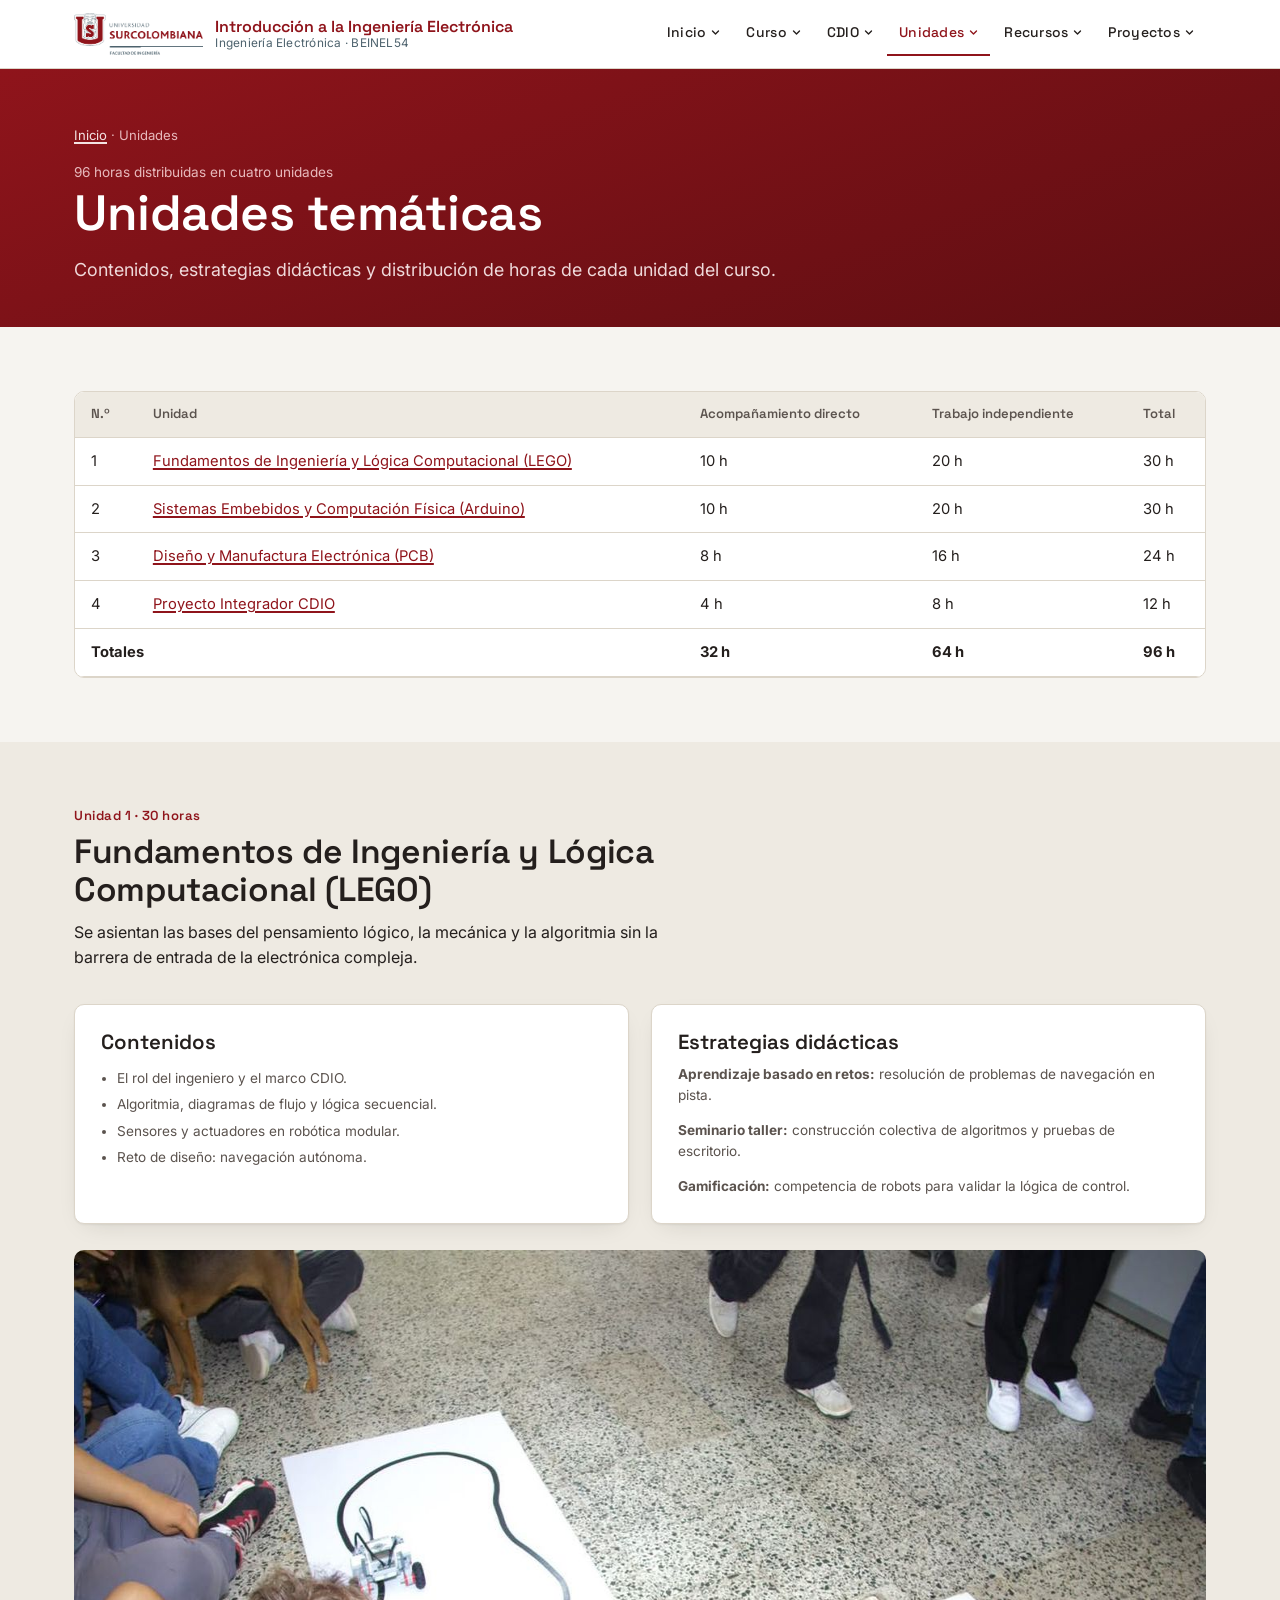
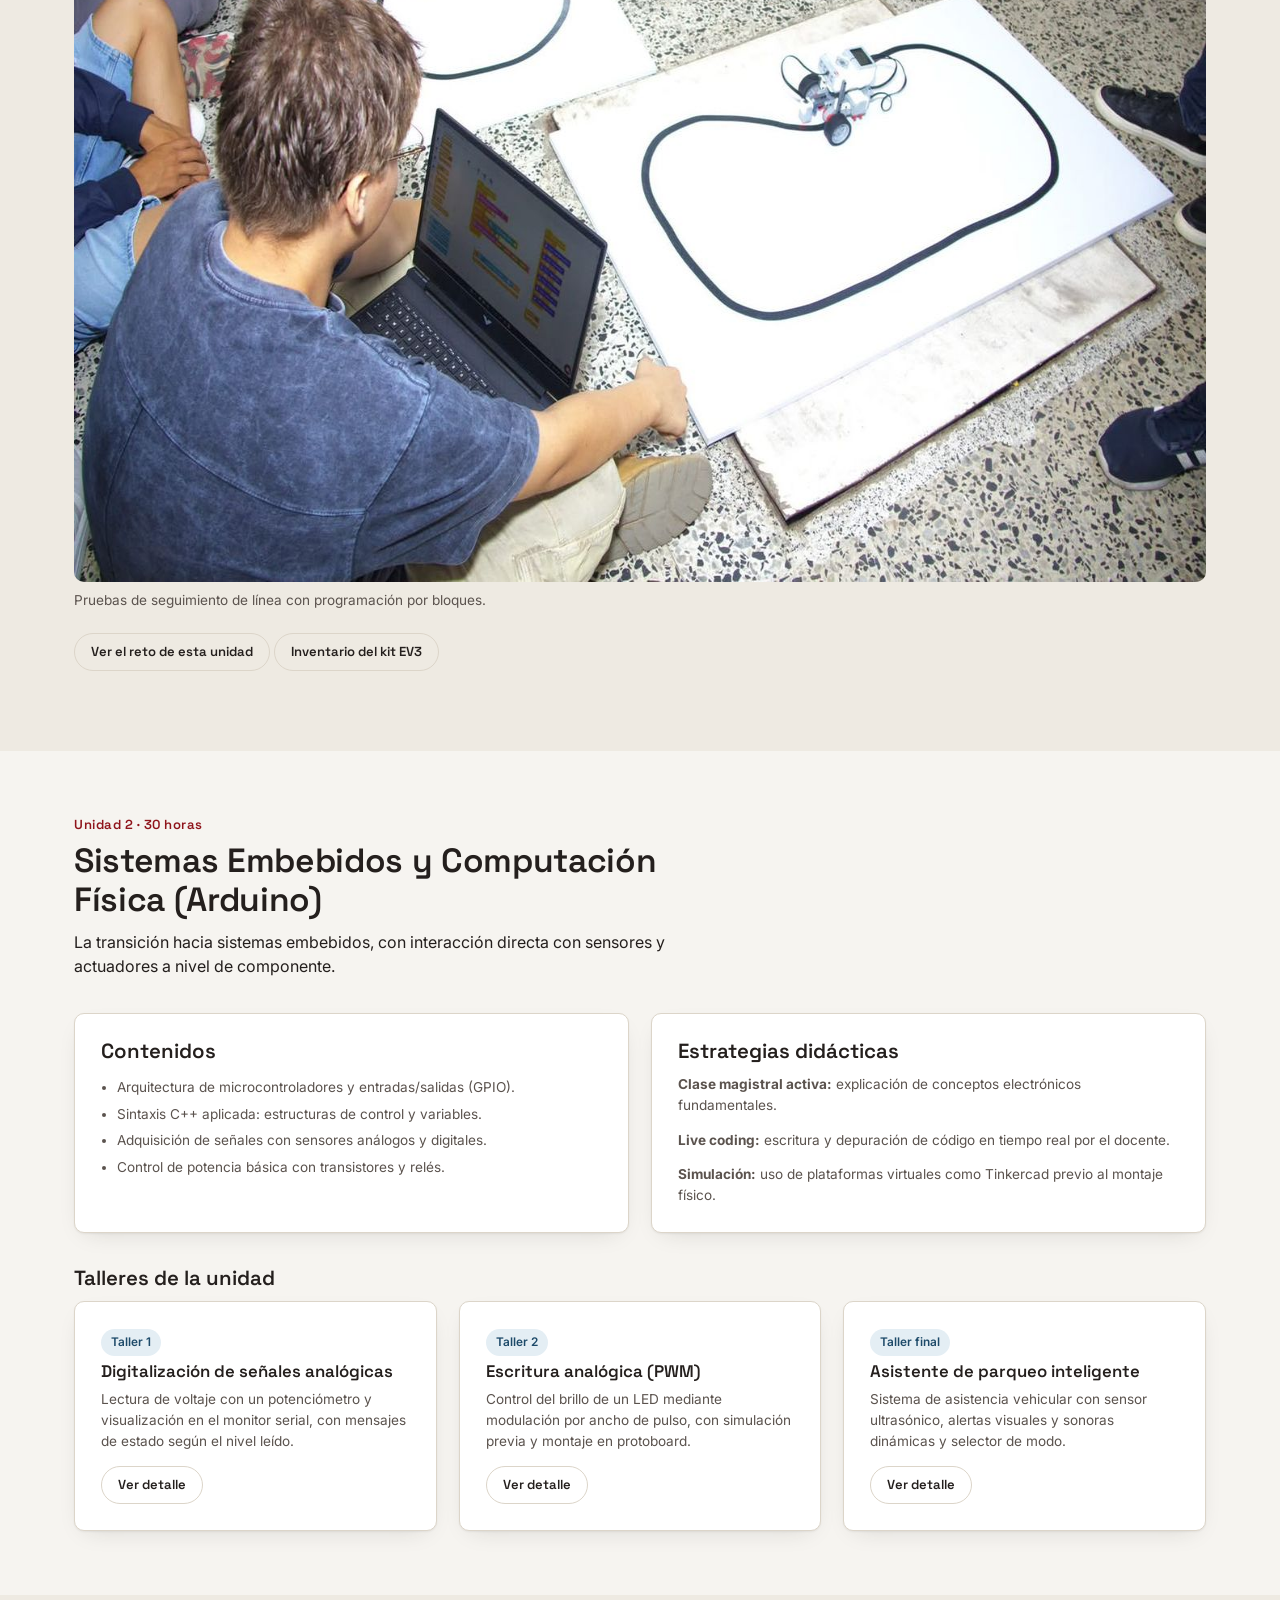
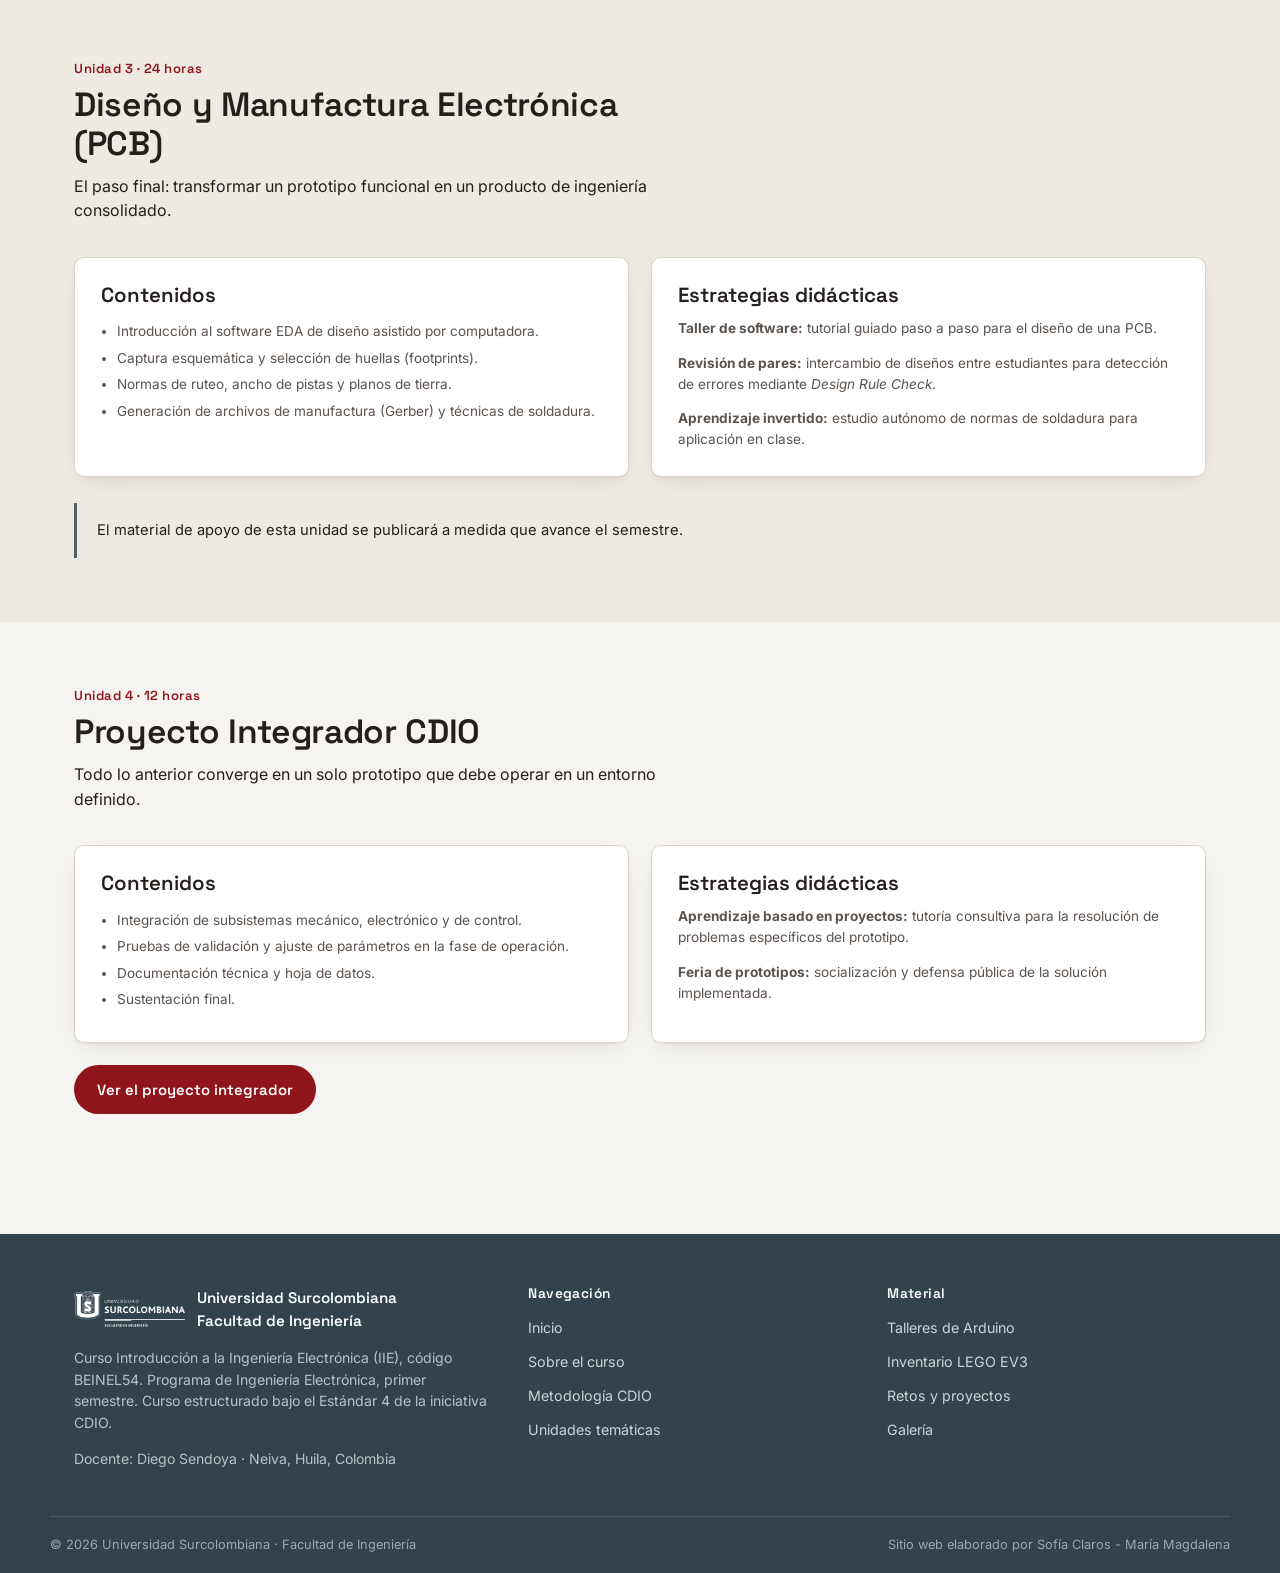
<file: unidades.html>
<!DOCTYPE html>
<html lang="es">
<head>
  <meta charset="UTF-8">
  <meta name="viewport" content="width=device-width, initial-scale=1.0">
  <title>Unidades temáticas | Introducción a la Ingeniería Electrónica (IIE)</title>
  <meta name="description" content="Las cuatro unidades del curso: fundamentos con LEGO, sistemas embebidos con Arduino, diseño de PCB y proyecto integrador CDIO.">
  <link rel="icon" href="assets/img/logo.png" type="image/png">
  <link rel="preconnect" href="https://fonts.googleapis.com">
  <link rel="preconnect" href="https://fonts.gstatic.com" crossorigin>
  <link href="https://fonts.googleapis.com/css2?family=Inter:wght@400;500;600&amp;family=Space+Grotesk:wght@500;600;700&amp;display=swap" rel="stylesheet">
  <link rel="stylesheet" href="css/style.css">
</head>
<body>
  <a class="skip-link" href="#contenido">Saltar al contenido</a>

  <header class="site-header">
    <div class="header-bar">
      <a class="brand" href="index.html">
        <img src="assets/img/logo.png" alt="Universidad Surcolombiana — Facultad de Ingeniería">
        <span class="brand-text">
          <span class="brand-course">Introducción a la Ingeniería Electrónica</span>
          <span class="brand-sub">Ingeniería Electrónica · BEINEL54</span>
        </span>
      </a>

      <button class="nav-toggle" type="button" aria-expanded="false" aria-controls="main-nav" aria-label="Abrir menú">
        <svg viewBox="0 0 24 24" aria-hidden="true" focusable="false"><path d="M3 6h18M3 12h18M3 18h18" fill="none" stroke="currentColor" stroke-width="2" stroke-linecap="round"/></svg>
      </button>

      <nav class="main-nav" id="main-nav" aria-label="Menú principal">
        <ul class="nav-list">
          <li class="has-submenu">
            <a class="nav-link" href="index.html">Inicio <svg class="nav-caret" viewBox="0 0 12 12" aria-hidden="true" focusable="false"><path d="M2 4l4 4 4-4" fill="none" stroke="currentColor" stroke-width="1.8" stroke-linecap="round" stroke-linejoin="round"/></svg></a>
            <ul class="submenu">
              <li><a href="index.html#presentacion">Presentación<span class="submenu-desc">De qué trata el curso</span></a></li>
              <li><a href="index.html#ruta">Ruta del estudiante<span class="submenu-desc">LEGO · Arduino · PCB · Proyecto</span></a></li>
            </ul>
          </li>
          <li class="has-submenu">
            <a class="nav-link" href="curso.html">Curso <svg class="nav-caret" viewBox="0 0 12 12" aria-hidden="true" focusable="false"><path d="M2 4l4 4 4-4" fill="none" stroke="currentColor" stroke-width="1.8" stroke-linecap="round" stroke-linejoin="round"/></svg></a>
            <ul class="submenu">
              <li><a href="curso.html#informacion">Información<span class="submenu-desc">Código, créditos, horas</span></a></li>
              <li><a href="curso.html#competencias">Competencias<span class="submenu-desc">Alineadas con ABET</span></a></li>
              <li><a href="curso.html#resultados">Resultados de aprendizaje<span class="submenu-desc">RA1, RA2 y RA3</span></a></li>
              <li><a href="curso.html#evaluacion">Evaluación<span class="submenu-desc">Niveles de desempeño</span></a></li>
            </ul>
          </li>
          <li class="has-submenu">
            <a class="nav-link" href="cdio.html">CDIO <svg class="nav-caret" viewBox="0 0 12 12" aria-hidden="true" focusable="false"><path d="M2 4l4 4 4-4" fill="none" stroke="currentColor" stroke-width="1.8" stroke-linecap="round" stroke-linejoin="round"/></svg></a>
            <ul class="submenu">
              <li><a href="cdio.html#concebir">Concebir<span class="submenu-desc">Entender el reto</span></a></li>
              <li><a href="cdio.html#disenar">Diseñar<span class="submenu-desc">Planear la solución</span></a></li>
              <li><a href="cdio.html#implementar">Implementar<span class="submenu-desc">Construir el prototipo</span></a></li>
              <li><a href="cdio.html#operar">Operar<span class="submenu-desc">Probar y competir</span></a></li>
            </ul>
          </li>
          <li class="has-submenu">
            <a class="nav-link" href="unidades.html">Unidades <svg class="nav-caret" viewBox="0 0 12 12" aria-hidden="true" focusable="false"><path d="M2 4l4 4 4-4" fill="none" stroke="currentColor" stroke-width="1.8" stroke-linecap="round" stroke-linejoin="round"/></svg></a>
            <ul class="submenu">
              <li><a href="unidades.html#unidad-1">1. LEGO<span class="submenu-desc">Fundamentos y lógica</span></a></li>
              <li><a href="unidades.html#unidad-2">2. Arduino<span class="submenu-desc">Sistemas embebidos</span></a></li>
              <li><a href="unidades.html#unidad-3">3. PCB<span class="submenu-desc">Diseño y manufactura</span></a></li>
              <li><a href="unidades.html#unidad-4">4. Proyecto Integrador<span class="submenu-desc">Integración final</span></a></li>
            </ul>
          </li>
          <li class="has-submenu">
            <a class="nav-link" href="recursos.html">Recursos <svg class="nav-caret" viewBox="0 0 12 12" aria-hidden="true" focusable="false"><path d="M2 4l4 4 4-4" fill="none" stroke="currentColor" stroke-width="1.8" stroke-linecap="round" stroke-linejoin="round"/></svg></a>
            <ul class="submenu">
              <li><a href="recursos.html#talleres">Talleres<span class="submenu-desc">Guías descargables</span></a></li>
              <li><a href="recursos.html#arduino">Arduino<span class="submenu-desc">Referencia rápida</span></a></li>
              <li><a href="recursos.html#tutoriales-arduino">Tutoriales Arduino<span class="submenu-desc">20 lecciones complementarias</span></a></li>
              <li><a href="recursos.html#lego">Inventario LEGO<span class="submenu-desc">Kit EV3 y costos</span></a></li>
              <li><a href="recursos.html#simulacion">Simulación<span class="submenu-desc">Tinkercad y Open Roberta</span></a></li>
              <li><a href="recursos.html#pcb">PCB<span class="submenu-desc">Herramientas EDA</span></a></li>
              <li><a href="galeria.html">Galería<span class="submenu-desc">Fotos del curso</span></a></li>
            </ul>
          </li>
          <li class="has-submenu">
            <a class="nav-link" href="proyectos.html">Proyectos <svg class="nav-caret" viewBox="0 0 12 12" aria-hidden="true" focusable="false"><path d="M2 4l4 4 4-4" fill="none" stroke="currentColor" stroke-width="1.8" stroke-linecap="round" stroke-linejoin="round"/></svg></a>
            <ul class="submenu">
              <li><a href="proyectos.html#retos">Retos<span class="submenu-desc">Seguidor de línea velocista</span></a></li>
              <li><a href="proyectos.html#integrador">Proyecto Integrador<span class="submenu-desc">Ventilación automatizada</span></a></li>
            </ul>
          </li>
        </ul>
      </nav>
    </div>
  </header>

  <main id="contenido">

    <section class="page-hero">
      <div class="container">
        <p class="breadcrumb"><a href="index.html">Inicio</a> · Unidades</p>
        <span class="eyebrow">96 horas distribuidas en cuatro unidades</span>
        <h1>Unidades temáticas</h1>
        <p class="lead">Contenidos, estrategias didácticas y distribución de horas de cada unidad del curso.</p>
      </div>
    </section>

    <section>
      <div class="container">
        <div class="table-wrap">
          <table>
            <caption class="visually-hidden">Distribución de horas por unidad</caption>
            <thead>
              <tr>
                <th scope="col">N.º</th><th scope="col">Unidad</th>
                <th scope="col">Acompañamiento directo</th>
                <th scope="col">Trabajo independiente</th>
                <th scope="col">Total</th>
              </tr>
            </thead>
            <tbody>
              <tr><td>1</td><td><a href="#unidad-1">Fundamentos de Ingeniería y Lógica Computacional (LEGO)</a></td><td>10 h</td><td>20 h</td><td>30 h</td></tr>
              <tr><td>2</td><td><a href="#unidad-2">Sistemas Embebidos y Computación Física (Arduino)</a></td><td>10 h</td><td>20 h</td><td>30 h</td></tr>
              <tr><td>3</td><td><a href="#unidad-3">Diseño y Manufactura Electrónica (PCB)</a></td><td>8 h</td><td>16 h</td><td>24 h</td></tr>
              <tr><td>4</td><td><a href="#unidad-4">Proyecto Integrador CDIO</a></td><td>4 h</td><td>8 h</td><td>12 h</td></tr>
              <tr><th scope="row" colspan="2">Totales</th><th scope="col">32 h</th><th scope="col">64 h</th><th scope="col">96 h</th></tr>
            </tbody>
          </table>
        </div>
      </div>
    </section>

    <!-- ===================== UNIDAD 1 ===================== -->
    <section id="unidad-1" class="alt">
      <div class="container">
        <div class="section-head">
          <span class="section-num">Unidad 1 · 30 horas</span>
          <h2>Fundamentos de Ingeniería y Lógica Computacional (LEGO)</h2>
          <p>Se asientan las bases del pensamiento lógico, la mecánica y la algoritmia sin la barrera de entrada de la electrónica compleja.</p>
        </div>

        <div class="grid grid-2">
          <div class="card">
            <h3>Contenidos</h3>
            <ul class="small mb-0">
              <li>El rol del ingeniero y el marco CDIO.</li>
              <li>Algoritmia, diagramas de flujo y lógica secuencial.</li>
              <li>Sensores y actuadores en robótica modular.</li>
              <li>Reto de diseño: navegación autónoma.</li>
            </ul>
          </div>

          <div class="card">
            <h3>Estrategias didácticas</h3>
            <p class="small"><strong>Aprendizaje basado en retos:</strong> resolución de problemas de navegación en pista.</p>
            <p class="small"><strong>Seminario taller:</strong> construcción colectiva de algoritmos y pruebas de escritorio.</p>
            <p class="small mb-0"><strong>Gamificación:</strong> competencia de robots para validar la lógica de control.</p>
          </div>
        </div>

        <figure style="margin:26px 0 0">
          <img src="assets/img/galeria7.jpg" alt="Estudiante programando un robot EV3 mientras dos robots recorren sus pistas"
               style="border-radius:10px" loading="lazy" width="1400" height="932">
          <figcaption class="small" style="margin-top:8px">Pruebas de seguimiento de línea con programación por bloques.</figcaption>
        </figure>

        <p style="margin-top:22px">
          <a class="btn btn-ghost btn-sm" href="proyectos.html#retos">Ver el reto de esta unidad</a>
          <a class="btn btn-ghost btn-sm" href="recursos.html#lego">Inventario del kit EV3</a>
        </p>
      </div>
    </section>

    <!-- ===================== UNIDAD 2 ===================== -->
    <section id="unidad-2">
      <div class="container">
        <div class="section-head">
          <span class="section-num">Unidad 2 · 30 horas</span>
          <h2>Sistemas Embebidos y Computación Física (Arduino)</h2>
          <p>La transición hacia sistemas embebidos, con interacción directa con sensores y actuadores a nivel de componente.</p>
        </div>

        <div class="grid grid-2">
          <div class="card">
            <h3>Contenidos</h3>
            <ul class="small mb-0">
              <li>Arquitectura de microcontroladores y entradas/salidas (GPIO).</li>
              <li>Sintaxis C++ aplicada: estructuras de control y variables.</li>
              <li>Adquisición de señales con sensores análogos y digitales.</li>
              <li>Control de potencia básica con transistores y relés.</li>
            </ul>
          </div>

          <div class="card">
            <h3>Estrategias didácticas</h3>
            <p class="small"><strong>Clase magistral activa:</strong> explicación de conceptos electrónicos fundamentales.</p>
            <p class="small"><strong>Live coding:</strong> escritura y depuración de código en tiempo real por el docente.</p>
            <p class="small mb-0"><strong>Simulación:</strong> uso de plataformas virtuales como Tinkercad previo al montaje físico.</p>
          </div>
        </div>

        <h3 style="margin-top:34px">Talleres de la unidad</h3>
        <div class="grid grid-3">
          <article class="card">
            <span class="tag tag-azure">Taller 1</span>
            <h4>Digitalización de señales analógicas</h4>
            <p class="small">Lectura de voltaje con un potenciómetro y visualización en el monitor serial, con mensajes de estado según el nivel leído.</p>
            <a class="btn btn-ghost btn-sm" href="recursos.html#talleres">Ver detalle</a>
          </article>

          <article class="card">
            <span class="tag tag-azure">Taller 2</span>
            <h4>Escritura analógica (PWM)</h4>
            <p class="small">Control del brillo de un LED mediante modulación por ancho de pulso, con simulación previa y montaje en protoboard.</p>
            <a class="btn btn-ghost btn-sm" href="recursos.html#talleres">Ver detalle</a>
          </article>

          <article class="card">
            <span class="tag tag-azure">Taller final</span>
            <h4>Asistente de parqueo inteligente</h4>
            <p class="small">Sistema de asistencia vehicular con sensor ultrasónico, alertas visuales y sonoras dinámicas y selector de modo.</p>
            <a class="btn btn-ghost btn-sm" href="recursos.html#talleres">Ver detalle</a>
          </article>
        </div>
      </div>
    </section>

    <!-- ===================== UNIDAD 3 ===================== -->
    <section id="unidad-3" class="alt">
      <div class="container">
        <div class="section-head">
          <span class="section-num">Unidad 3 · 24 horas</span>
          <h2>Diseño y Manufactura Electrónica (PCB)</h2>
          <p>El paso final: transformar un prototipo funcional en un producto de ingeniería consolidado.</p>
        </div>

        <div class="grid grid-2">
          <div class="card">
            <h3>Contenidos</h3>
            <ul class="small mb-0">
              <li>Introducción al software EDA de diseño asistido por computadora.</li>
              <li>Captura esquemática y selección de huellas (footprints).</li>
              <li>Normas de ruteo, ancho de pistas y planos de tierra.</li>
              <li>Generación de archivos de manufactura (Gerber) y técnicas de soldadura.</li>
            </ul>
          </div>

          <div class="card">
            <h3>Estrategias didácticas</h3>
            <p class="small"><strong>Taller de software:</strong> tutorial guiado paso a paso para el diseño de una PCB.</p>
            <p class="small"><strong>Revisión de pares:</strong> intercambio de diseños entre estudiantes para detección de errores mediante <em>Design Rule Check</em>.</p>
            <p class="small mb-0"><strong>Aprendizaje invertido:</strong> estudio autónomo de normas de soldadura para aplicación en clase.</p>
          </div>
        </div>

        <div class="callout soon" style="margin-top:26px">
          <p>El material de apoyo de esta unidad se publicará a medida que avance el semestre.</p>
        </div>
      </div>
    </section>

    <!-- ===================== UNIDAD 4 ===================== -->
    <section id="unidad-4">
      <div class="container">
        <div class="section-head">
          <span class="section-num">Unidad 4 · 12 horas</span>
          <h2>Proyecto Integrador CDIO</h2>
          <p>Todo lo anterior converge en un solo prototipo que debe operar en un entorno definido.</p>
        </div>

        <div class="grid grid-2">
          <div class="card">
            <h3>Contenidos</h3>
            <ul class="small mb-0">
              <li>Integración de subsistemas mecánico, electrónico y de control.</li>
              <li>Pruebas de validación y ajuste de parámetros en la fase de operación.</li>
              <li>Documentación técnica y hoja de datos.</li>
              <li>Sustentación final.</li>
            </ul>
          </div>

          <div class="card">
            <h3>Estrategias didácticas</h3>
            <p class="small"><strong>Aprendizaje basado en proyectos:</strong> tutoría consultiva para la resolución de problemas específicos del prototipo.</p>
            <p class="small mb-0"><strong>Feria de prototipos:</strong> socialización y defensa pública de la solución implementada.</p>
          </div>
        </div>

        <p style="margin-top:22px"><a class="btn btn-primary" href="proyectos.html#integrador">Ver el proyecto integrador</a></p>
      </div>
    </section>

  </main>

  <footer class="site-footer">
    <div class="footer-top">
      <div class="container">
        <div class="footer-grid">
          <div>
            <div class="footer-brand">
              <img src="assets/img/logo.png" alt="">
              <span class="footer-brand-text">Universidad Surcolombiana<br>Facultad de Ingeniería</span>
            </div>
            <p>Curso Introducción a la Ingeniería Electrónica (IIE), código BEINEL54. Programa de Ingeniería Electrónica, primer semestre. Curso estructurado bajo el Estándar 4 de la iniciativa CDIO.</p>
            <p class="small">Docente: Diego Sendoya · Neiva, Huila, Colombia</p>
          </div>

          <div>
            <h4>Navegación</h4>
            <ul class="footer-links">
              <li><a href="index.html">Inicio</a></li>
              <li><a href="curso.html">Sobre el curso</a></li>
              <li><a href="cdio.html">Metodología CDIO</a></li>
              <li><a href="unidades.html">Unidades temáticas</a></li>
            </ul>
          </div>

          <div>
            <h4>Material</h4>
            <ul class="footer-links">
              <li><a href="recursos.html#talleres">Talleres de Arduino</a></li>
              <li><a href="recursos.html#lego">Inventario LEGO EV3</a></li>
              <li><a href="proyectos.html">Retos y proyectos</a></li>
              <li><a href="galeria.html">Galería</a></li>
            </ul>
          </div>
        </div>
      </div>
    </div>

    <div class="footer-bottom container">
      <p>© <span data-year>2026</span> Universidad Surcolombiana · Facultad de Ingeniería</p>
      <p>Sitio web elaborado por Sofía Claros - María Magdalena</p>
    </div>
  </footer>

  <script src="js/main.js"></script>
</body>
</html>
</file>
<file: css/style.css>
/* ============================================================
   Curso Introducción a la Ingeniería Electrónica (IIE)
   Universidad Surcolombiana — Facultad de Ingeniería
   Design tokens sampled from institutional assets:
   garnet  #8F141B  (logo shield)
   slate   #4D626D  (logo wordmark "Facultad de Ingeniería")
   ivy     #3F7A34  (campus signage green)
   ============================================================ */

:root{
  /* ---- color ---- */
  --garnet:        #8F141B;
  --garnet-dark:   #5E0E12;
  --garnet-light:  #B7414A;
  --slate:         #4D626D;
  --slate-dark:    #33434B;
  --ivy:           #3F7A34;
  --ivy-dark:      #2C5624;
  --amber:         #B8860B;
  --azure:         #2F6690;

  --paper:         #F6F4F0;
  --paper-alt:     #EEEAE2;
  --paper-deep:    #E4DFD5;
  --card:          #FFFFFF;
  --ink:           #241F1D;
  --ink-soft:      #5B534E;
  --ink-faint:     #8B8177;
  --line:          #DCD5C9;

  /* ---- type ---- */
  --font-display: "Space Grotesk", "Segoe UI", sans-serif;
  --font-body: "Inter", "Segoe UI", sans-serif;

  /* ---- layout ---- */
  --maxw: 1180px;
  --radius-s: 4px;
  --radius-m: 10px;
  --shadow-card: 0 1px 2px rgba(36,31,29,.06), 0 8px 24px -12px rgba(36,31,29,.18);
}

*, *::before, *::after{ box-sizing: border-box; }
html{ scroll-behavior: smooth; }
html:focus-within{ scroll-behavior: smooth; }

@media (prefers-reduced-motion: reduce){
  html{ scroll-behavior: auto; }
  *, *::before, *::after{
    animation-duration: 0.01ms !important;
    animation-iteration-count: 1 !important;
    transition-duration: 0.01ms !important;
    scroll-behavior: auto !important;
  }
}

body{
  margin: 0;
  font-family: var(--font-body);
  color: var(--ink);
  background: var(--paper);
  line-height: 1.55;
  -webkit-font-smoothing: antialiased;
}

h1, h2, h3, h4{
  font-family: var(--font-display);
  color: var(--ink);
  line-height: 1.15;
  margin: 0 0 .5em;
  font-weight: 600;
}
h1{ font-size: clamp(2rem, 4.4vw, 3.1rem); letter-spacing: -0.01em; }
h2{ font-size: clamp(1.5rem, 2.8vw, 2.1rem); letter-spacing: -0.01em; }
h3{ font-size: 1.28rem; }
h4{ font-size: 1.05rem; }

p{ margin: 0 0 1em; max-width: 68ch; }
p.lead{ font-size: 1.12rem; color: var(--ink-soft); }

a{ color: var(--garnet); text-decoration-thickness: 1.5px; text-underline-offset: 2px; }
a:hover{ color: var(--garnet-dark); }
a:focus-visible, button:focus-visible, [tabindex]:focus-visible, input:focus-visible{
  outline: 3px solid var(--azure);
  outline-offset: 2px;
}

img{ max-width: 100%; display: block; }
ul, ol{ padding-left: 1.2em; }
li{ margin-bottom: .4em; }

.container{
  width: 100%;
  max-width: var(--maxw);
  margin: 0 auto;
  padding: 0 24px;
}

.visually-hidden{
  position: absolute; width: 1px; height: 1px;
  padding: 0; margin: -1px; overflow: hidden;
  clip: rect(0,0,0,0); white-space: nowrap; border: 0;
}

.skip-link{
  position: absolute; left: -999px; top: 0;
  background: var(--garnet); color: #fff;
  padding: .7em 1.2em; z-index: 999; border-radius: 0 0 8px 0;
}
.skip-link:focus{ left: 0; }

/* ============================================================
   Header / Navigation
   ============================================================ */
.site-header{
  position: sticky; top: 0; z-index: 100;
  background: var(--card);
  border-bottom: 1px solid var(--line);
}
.header-bar{
  display: flex; align-items: center; justify-content: space-between;
  gap: 20px; padding: 12px 24px; max-width: var(--maxw); margin: 0 auto;
}
.brand{
  display: flex; align-items: center; gap: 12px;
  text-decoration: none; color: var(--ink);
  min-width: 0;
}
.brand img{ height: 42px; width: auto; flex-shrink: 0; }
.brand-text{ display: flex; flex-direction: column; line-height: 1.2; min-width: 0; }
.brand-course{
  font-family: var(--font-display); font-weight: 600;
  font-size: 1rem; color: var(--garnet);
  white-space: nowrap;
}
.brand-sub{ font-size: .74rem; color: var(--slate); letter-spacing: .02em; }

.nav-toggle{
  display: none;
  background: none; border: 1.5px solid var(--line); border-radius: var(--radius-s);
  width: 44px; height: 40px; cursor: pointer;
  align-items: center; justify-content: center;
  flex-shrink: 0;
}
.nav-toggle svg{ width: 22px; height: 22px; }

.main-nav{ display: block; }
.nav-list{
  display: flex; align-items: stretch; gap: 2px;
  list-style: none; margin: 0; padding: 0;
}
.nav-list > li{ position: relative; margin: 0; }
.nav-link{
  display: flex; align-items: center; gap: 5px;
  height: 100%; padding: 10px 12px;
  font-family: var(--font-display);
  font-size: .87rem; font-weight: 500; letter-spacing: .02em;
  color: var(--ink); text-decoration: none;
  border-bottom: 2.5px solid transparent;
  white-space: nowrap;
}
.nav-link:hover, .nav-link:focus-visible, .nav-link.is-open{
  color: var(--garnet); border-bottom-color: var(--garnet);
}
.nav-list > li.current > .nav-link{
  color: var(--garnet); border-bottom-color: var(--garnet);
}
.nav-caret{ width: 9px; height: 9px; transition: transform .18s ease; flex-shrink: 0; }
.nav-link.is-open .nav-caret{ transform: rotate(180deg); }

.submenu{
  list-style: none; margin: 0; padding: 10px;
  position: absolute; top: 100%; left: 0;
  min-width: 240px; background: var(--card);
  border: 1px solid var(--line); border-radius: var(--radius-m);
  box-shadow: var(--shadow-card);
  opacity: 0; visibility: hidden; transform: translateY(6px);
  transition: opacity .16s ease, transform .16s ease, visibility .16s;
  z-index: 50;
}
.nav-list > li.is-open .submenu,
.submenu.force-open{
  opacity: 1; visibility: visible; transform: translateY(0);
}
.submenu a{
  display: block; padding: 9px 12px; border-radius: 6px;
  color: var(--ink); text-decoration: none; font-size: .92rem;
}
.submenu a:hover, .submenu a:focus-visible{ background: var(--paper-alt); color: var(--garnet); }
.submenu .submenu-desc{ display:block; font-size:.76rem; color: var(--ink-faint); margin-top: 1px; }

/* mobile nav */
@media (max-width: 860px){
  .header-bar{ padding: 10px 16px; gap: 12px; }
  .brand{ max-width: calc(100% - 58px); }
  .brand img{ height: 34px; }
  .brand-course{ white-space: normal; font-size: .84rem; line-height: 1.25; }
  .brand-sub{ font-size: .69rem; }
  .nav-toggle{ display: inline-flex; }
  .main-nav{
    display: none;
    position: absolute; top: 100%; left: 0; right: 0;
    background: var(--card); border-bottom: 1px solid var(--line);
    max-height: calc(100vh - 66px); overflow-y: auto;
  }
  .main-nav.is-open{ display: block; }
  .nav-list{ flex-direction: column; padding: 8px 12px 16px; gap: 0; }
  .nav-link{ padding: 13px 6px; border-bottom: 1px solid var(--line); justify-content: space-between; }
  .nav-list > li.current > .nav-link{ border-bottom: 1px solid var(--line); }
  .submenu{
    position: static; box-shadow: none; border: none; border-radius: 0;
    opacity: 1; visibility: visible; transform: none; display: none;
    padding: 0 0 6px 14px; background: var(--paper-alt);
  }
  .nav-list > li.is-open .submenu{ display: block; }
  .submenu a{ padding: 10px 8px; }
}

@media (max-width: 430px){
  .brand img{ height: 30px; }
  .brand-course{ font-size: .78rem; }
  .brand-sub{ display: none; }
}

/* ============================================================
   Buttons
   ============================================================ */
.btn{
  display: inline-flex; align-items: center; gap: 8px;
  font-family: var(--font-display); font-weight: 600; font-size: .93rem;
  padding: 12px 22px; border-radius: 999px;
  text-decoration: none; cursor: pointer; border: 1.5px solid transparent;
  transition: transform .12s ease, background .15s ease, border-color .15s ease, color .15s ease;
}
.btn:hover{ transform: translateY(-1px); }
.btn-primary{ background: var(--garnet); color: #fff; }
.btn-primary:hover{ background: var(--garnet-dark); color: #fff; }
.btn-ghost{ background: transparent; border-color: var(--line); color: var(--ink); }
.btn-ghost:hover{ border-color: var(--garnet); color: var(--garnet); }
.btn-ivy{ background: var(--ivy); color: #fff; }
.btn-ivy:hover{ background: var(--ivy-dark); color: #fff; }
.btn-sm{ padding: 8px 16px; font-size: .82rem; }

/* ============================================================
   Page hero (inner pages)
   ============================================================ */
.page-hero{
  background: linear-gradient(160deg, var(--garnet) 0%, var(--garnet-dark) 100%);
  color: #fff; padding: 56px 0 44px;
}
.page-hero .eyebrow{ color: #E7B9BC; font-size: .85rem; margin-bottom: .4em; }
.page-hero h1{ color: #fff; margin-bottom: .3em; }
.page-hero p.lead{ color: #EFD9DA; margin-bottom: 0; }
.breadcrumb{ font-size: .82rem; color: #E7B9BC; margin-bottom: 14px; }
.breadcrumb a{ color: #F4E3E3; }

/* ============================================================
   Section rhythm
   ============================================================ */
section{ padding: 64px 0; }
section.alt{ background: var(--paper-alt); }
.section-head{ margin-bottom: 34px; max-width: 62ch; }
.section-head h2{ margin-bottom: .3em; }
.section-num{
  font-family: var(--font-display); font-weight: 600; font-size: .82rem;
  color: var(--garnet); letter-spacing: .04em; margin-bottom: .5em; display:block;
}

/* ============================================================
   Cards
   ============================================================ */
.card{
  background: var(--card); border: 1px solid var(--line);
  border-radius: var(--radius-m); padding: 26px;
  box-shadow: var(--shadow-card);
}
.grid{ display: grid; gap: 22px; }
.grid-2{ grid-template-columns: repeat(2, 1fr); }
.grid-3{ grid-template-columns: repeat(3, 1fr); }
.grid-4{ grid-template-columns: repeat(4, 1fr); }
@media (max-width: 900px){
  .grid-3, .grid-4{ grid-template-columns: repeat(2, 1fr); }
}
@media (max-width: 620px){
  .grid-2, .grid-3, .grid-4{ grid-template-columns: 1fr; }
}

/* ============================================================
   HOME — Hero
   ============================================================ */
.hero{
  background: var(--paper);
  padding: 46px 0 10px;
  position: relative;
  overflow: hidden;
}
.hero-grid{
  display: grid; grid-template-columns: 1.05fr .95fr; gap: 46px; align-items: center;
}
.hero-kicker{
  display: inline-flex; align-items: center; gap: 8px;
  font-family: var(--font-display); font-size: .8rem; font-weight: 600;
  color: var(--garnet); background: #FBEAEA; border: 1px solid #F1CFCF;
  padding: 6px 14px; border-radius: 999px; margin-bottom: 18px;
}
.hero h1{ margin-bottom: .28em; }
.hero .lead{ margin-bottom: 1.6em; }
.hero-actions{ display: flex; gap: 14px; flex-wrap: wrap; }

.hero-figure{
  position: relative; border-radius: var(--radius-m); overflow: hidden;
  box-shadow: var(--shadow-card);
  aspect-ratio: 4/3.1;
}
.hero-figure img{ width: 100%; height: 100%; object-fit: cover; }
.hero-figure::after{
  content: ""; position: absolute; inset: 0;
  background: linear-gradient(200deg, rgba(143,20,27,0) 45%, rgba(94,14,18,.62) 100%);
}
.hero-figure figcaption{
  position: absolute; left: 18px; right: 18px; bottom: 16px; z-index: 2;
  color: #fff; font-size: .84rem; font-weight: 500;
}

/* Marco compacto: evita que una foto domine visualmente cuando
   el texto que la acompaña es corto (p. ej. tarjetas junto a fotos). */
.figure-frame{
  border-radius: var(--radius-m); overflow: hidden;
  box-shadow: var(--shadow-card);
  aspect-ratio: 4 / 3;
  max-height: 280px;
  margin: 0 auto;
}
.figure-frame img{ width: 100%; height: 100%; object-fit: cover; }
@media (max-width: 620px){
  .figure-frame{ max-height: 230px; }
}

@media (max-width: 900px){
  .hero-grid{ grid-template-columns: 1fr; }
}

/* facts strip */
.facts-strip{
  display: grid; grid-template-columns: repeat(4, 1fr);
  gap: 1px; background: var(--line);
  border: 1px solid var(--line); border-radius: var(--radius-m);
  overflow: hidden; margin: 46px 0 0;
}
.fact{ background: var(--card); padding: 20px 18px; text-align: left; }
.fact .fact-num{
  font-family: var(--font-display); font-size: 1.9rem; font-weight: 700;
  color: var(--garnet); display: block; line-height: 1;
}
.fact .fact-label{ font-size: .8rem; color: var(--ink-soft); margin-top: 6px; display: block; }
@media (max-width: 700px){
  .facts-strip{ grid-template-columns: repeat(2, 1fr); }
}

/* ============================================================
   Ruta del estudiante (timeline / pipeline)
   ============================================================ */
.route{
  display: grid; grid-template-columns: repeat(4, 1fr);
  gap: 0; position: relative; margin-top: 20px;
}
.route-step{
  position: relative; text-align: left; padding: 0 18px 0 0;
}
.route-step:not(:last-child)::after{
  content: ""; position: absolute; top: 34px; right: -2px; width: calc(100% - 68px);
  height: 2px; background: repeating-linear-gradient(90deg, var(--line) 0 6px, transparent 6px 12px);
}
.route-icon{
  width: 68px; height: 68px; border-radius: 16px;
  display: flex; align-items: center; justify-content: center;
  background: var(--paper-alt); border: 1.5px solid var(--line);
  margin-bottom: 16px; color: var(--garnet);
}
.route-icon svg{ width: 34px; height: 34px; }
.route-step h3{ margin-bottom: .3em; font-size: 1.08rem; }
.route-step p{ font-size: .89rem; color: var(--ink-soft); margin-bottom: .6em; }
.route-step a{ font-size: .84rem; font-weight: 600; text-decoration: none; }
.route-step a:hover{ text-decoration: underline; }
@media (max-width: 900px){
  .route{ grid-template-columns: repeat(2, 1fr); row-gap: 34px; }
  .route-step:nth-child(2)::after{ display:none; }
}
@media (max-width: 560px){
  .route{ grid-template-columns: 1fr; }
  .route-step::after{ display: none !important; }
}

/* ============================================================
   CDIO chips / cycle
   ============================================================ */
.cdio-row{ display: grid; grid-template-columns: repeat(4, 1fr); gap: 16px; }
.cdio-chip{
  border-radius: var(--radius-m); padding: 20px 18px; color: #fff;
  position: relative; overflow: hidden;
}
.cdio-chip .cdio-letter{
  font-family: var(--font-display); font-size: 2.1rem; font-weight: 700;
  opacity: .55; display:block; margin-bottom: 6px;
}
.cdio-chip h4{ color: #fff; margin-bottom: .25em; }
.cdio-chip p{ color: rgba(255,255,255,.88); font-size: .84rem; margin: 0; max-width: none; }
.cdio-chip.c{ background: linear-gradient(155deg, var(--amber), #8F6207); }
.cdio-chip.d{ background: linear-gradient(155deg, var(--azure), #1D4A69); }
.cdio-chip.i{ background: linear-gradient(155deg, var(--ivy), var(--ivy-dark)); }
.cdio-chip.o{ background: linear-gradient(155deg, var(--garnet), var(--garnet-dark)); }
@media (max-width: 900px){ .cdio-row{ grid-template-columns: repeat(2, 1fr); } }
@media (max-width: 560px){ .cdio-row{ grid-template-columns: 1fr; } }

/* ============================================================
   Gallery
   ============================================================ */
.gallery-grid{
  display: grid; grid-template-columns: repeat(4, 1fr); gap: 14px;
}
.gallery-grid a{
  display: block; border-radius: var(--radius-s); overflow: hidden;
  aspect-ratio: 4/3; position: relative;
}
.gallery-grid img{ width: 100%; height: 100%; object-fit: cover; transition: transform .3s ease; }
.gallery-grid a:hover img{ transform: scale(1.05); }
@media (max-width: 900px){ .gallery-grid{ grid-template-columns: repeat(3, 1fr); } }
@media (max-width: 620px){ .gallery-grid{ grid-template-columns: repeat(2, 1fr); } }

.lightbox{
  position: fixed; inset: 0; background: rgba(20,16,15,.92);
  display: none; align-items: center; justify-content: center;
  z-index: 1000; padding: 24px;
}
.lightbox.is-open{ display: flex; }
.lightbox img{ max-width: min(90vw, 1000px); max-height: 84vh; border-radius: 6px; }
.lightbox-close{
  position: absolute; top: 18px; right: 22px;
  background: rgba(255,255,255,.12); border: none; color: #fff;
  width: 42px; height: 42px; border-radius: 50%; cursor: pointer;
  display: flex; align-items: center; justify-content: center; font-size: 1.3rem;
}
.lightbox-nav{
  position: absolute; top: 50%; transform: translateY(-50%);
  background: rgba(255,255,255,.12); border: none; color: #fff;
  width: 46px; height: 46px; border-radius: 50%; cursor: pointer; font-size: 1.4rem;
}
.lightbox-prev{ left: 18px; } .lightbox-next{ right: 18px; }
.lightbox-caption{
  position: absolute; bottom: 20px; left: 0; right: 0; text-align: center;
  color: #EADEDE; font-size: .85rem;
}

/* ============================================================
   Accordion
   ============================================================ */
.accordion{ border-top: 1px solid var(--line); }
.acc-item{ border-bottom: 1px solid var(--line); }
.acc-trigger{
  width: 100%; text-align: left; background: none; border: none; cursor: pointer;
  display: flex; align-items: center; justify-content: space-between; gap: 16px;
  padding: 20px 4px; font-family: var(--font-display); font-size: 1.06rem; font-weight: 600;
  color: var(--ink);
}
.acc-trigger .acc-tag{
  font-size: .74rem; font-weight: 600; color: var(--garnet);
  display: block; margin-bottom: 3px; font-family: var(--font-body);
}
.acc-trigger .acc-plus{
  flex-shrink: 0; width: 26px; height: 26px; border-radius: 50%;
  border: 1.5px solid var(--line); position: relative;
}
.acc-trigger .acc-plus::before, .acc-trigger .acc-plus::after{
  content: ""; position: absolute; background: var(--garnet);
  top: 50%; left: 50%; transform: translate(-50%,-50%);
}
.acc-trigger .acc-plus::before{ width: 11px; height: 1.6px; }
.acc-trigger .acc-plus::after{ width: 1.6px; height: 11px; transition: transform .2s ease; }
.acc-trigger[aria-expanded="true"] .acc-plus::after{ transform: translate(-50%,-50%) rotate(90deg) scaleY(0); }
.acc-panel{
  max-height: 0; overflow: hidden; transition: max-height .28s ease;
}
.acc-panel-inner{ padding: 0 4px 26px; }
.acc-panel-inner p{ max-width: 72ch; }

/* ============================================================
   Tables
   ============================================================ */
.table-wrap{ overflow-x: auto; border: 1px solid var(--line); border-radius: var(--radius-m); }
table{ width: 100%; border-collapse: collapse; font-size: .92rem; background: var(--card); }
th, td{ padding: 12px 16px; text-align: left; border-bottom: 1px solid var(--line); vertical-align: top; }
thead th{
  background: var(--paper-alt); font-family: var(--font-display); font-weight: 600;
  font-size: .82rem; color: var(--ink-soft);
}
tbody tr:last-child td{ border-bottom: none; }

/* ============================================================
   Resource / download cards
   ============================================================ */
.resource-card{
  display: flex; gap: 16px; align-items: flex-start;
  background: var(--card); border: 1px solid var(--line); border-radius: var(--radius-m);
  padding: 20px;
}
.resource-icon{
  flex-shrink: 0; width: 46px; height: 46px; border-radius: 10px;
  background: var(--paper-alt); display: flex; align-items: center; justify-content: center;
  color: var(--garnet);
}
.resource-icon svg{ width: 24px; height: 24px; }
.resource-meta{ font-size: .8rem; color: var(--ink-faint); margin-top: 4px; }
.resource-card .btn{ margin-top: 10px; }

/* ============================================================
   Badges / tags
   ============================================================ */
.tag{
  display: inline-block; font-size: .74rem; font-weight: 600;
  padding: 4px 10px; border-radius: 999px; background: var(--paper-alt); color: var(--ink-soft);
  margin: 0 6px 6px 0;
}
.tag.tag-garnet{ background: #FBEAEA; color: var(--garnet-dark); }
.tag.tag-ivy{ background: #E5F0E2; color: var(--ivy-dark); }
.tag.tag-azure{ background: #E4EEF4; color: #1D4A69; }
.tag.tag-amber{ background: #F6EDD8; color: #7A5A06; }

/* ============================================================
   Callout / notice
   ============================================================ */
.callout{
  border-left: 3px solid var(--garnet); background: var(--paper-alt);
  padding: 16px 20px; border-radius: 0 var(--radius-s) var(--radius-s) 0; font-size: .92rem;
}
.callout.soon{ border-left-color: var(--slate); }
.callout p:last-child{ margin-bottom: 0; }

/* ============================================================
   Footer
   ============================================================ */
.site-footer{ background: var(--slate-dark); color: #DCE3E5; margin-top: 40px; }
.footer-top{ padding: 52px 0 32px; }
.footer-grid{ display: grid; grid-template-columns: 1.3fr 1fr 1fr; gap: 40px; }
.footer-brand{ display: flex; align-items: center; gap: 12px; margin-bottom: 14px; }
.footer-brand img{ height: 36px; filter: brightness(0) invert(1); }
.footer-brand-text{ font-family: var(--font-display); font-weight: 600; color: #fff; font-size: .95rem; }
.site-footer h4{ color: #fff; font-size: .86rem; letter-spacing: .03em; margin-bottom: 14px; }
.site-footer p{ color: #B7C2C5; font-size: .88rem; }
.footer-links{ list-style: none; padding: 0; margin: 0; }
.footer-links li{ margin-bottom: 9px; }
.footer-links a{ color: #CBD5D7; text-decoration: none; font-size: .89rem; }
.footer-links a:hover{ color: #fff; text-decoration: underline; }
.footer-bottom{
  border-top: 1px solid rgba(255,255,255,.12); padding: 18px 0;
  display: flex; justify-content: space-between; align-items: center; flex-wrap: wrap; gap: 10px;
}
.footer-bottom p{ margin: 0; font-size: .8rem; color: #9AA9AC; }
@media (max-width: 760px){
  .footer-grid{ grid-template-columns: 1fr; }
}

/* ============================================================
   Utility
   ============================================================ */
.mt-0{ margin-top: 0; } .mb-0{ margin-bottom: 0; }
.text-center{ text-align: center; }
.small{ font-size: .85rem; color: var(--ink-soft); }
.stack{ display: flex; flex-direction: column; gap: 8px; }
.divider{ height: 1px; background: var(--line); border: none; margin: 40px 0; }
</file>
